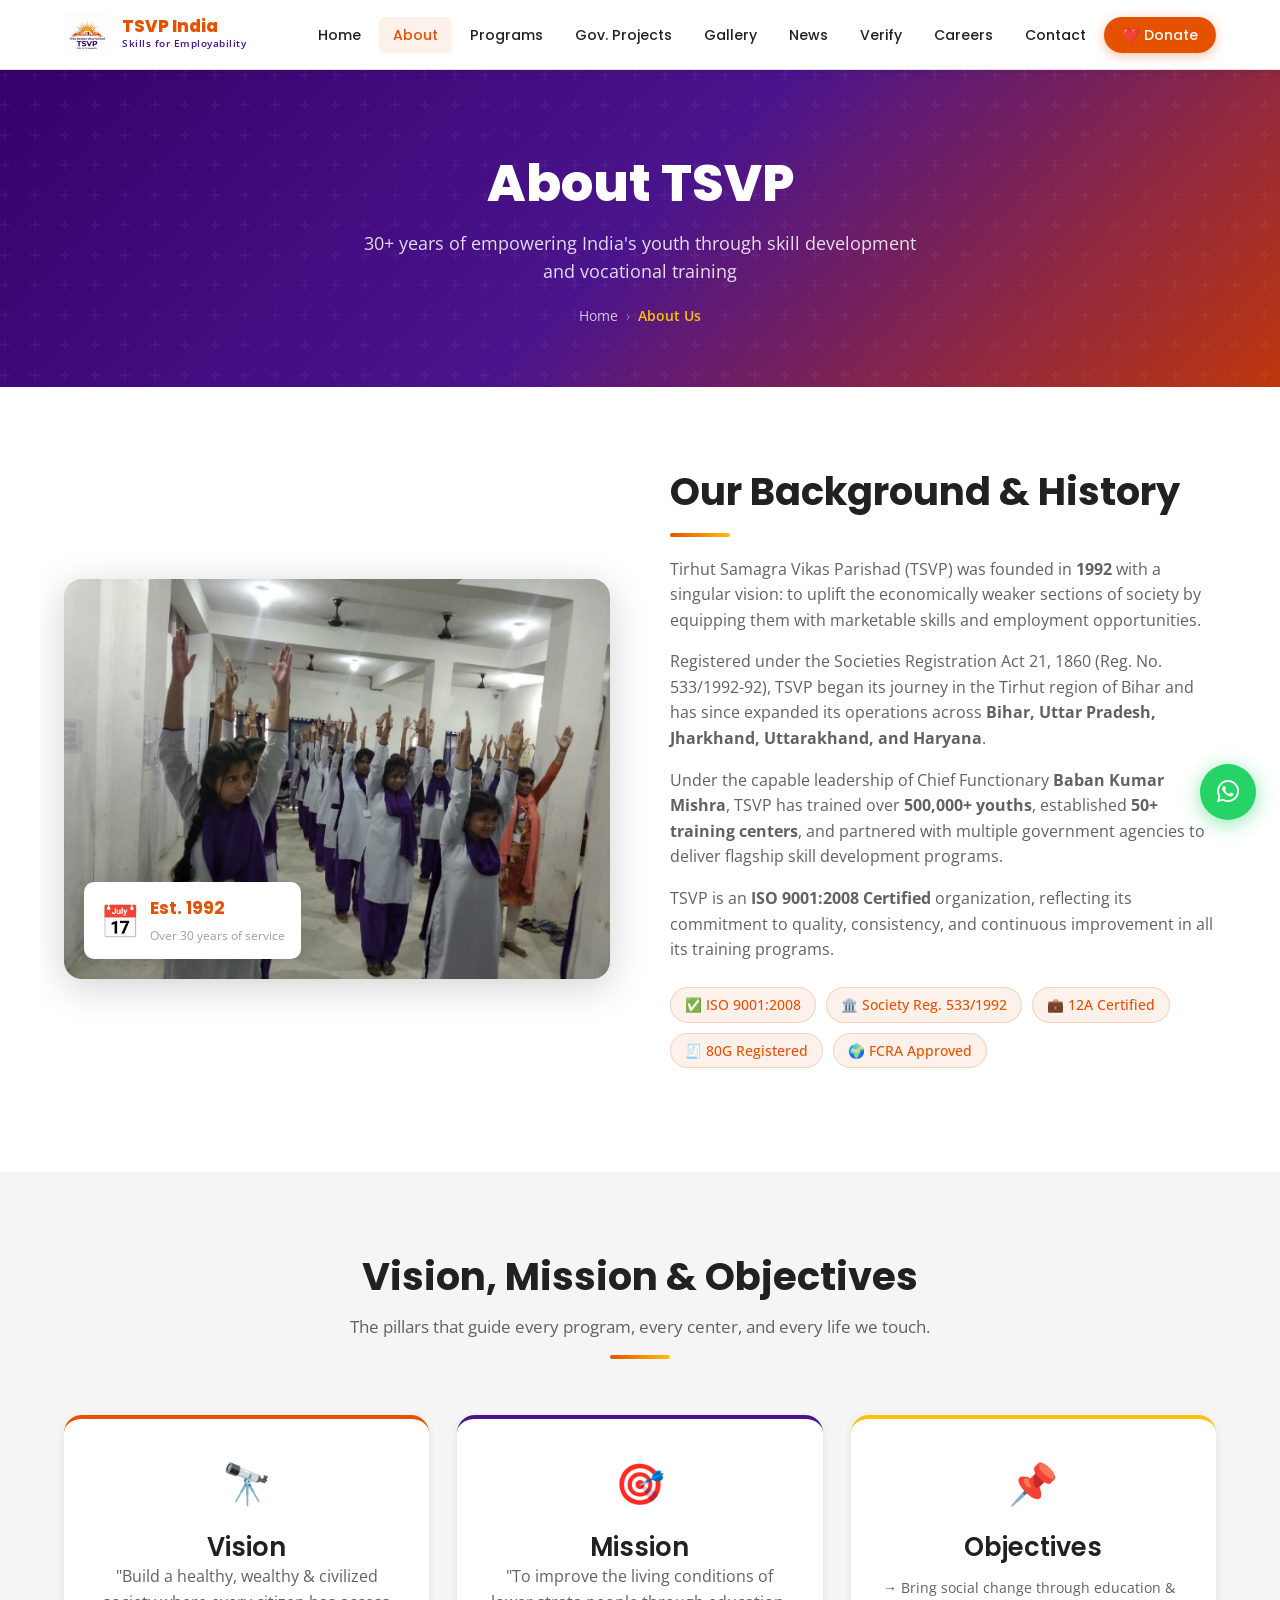
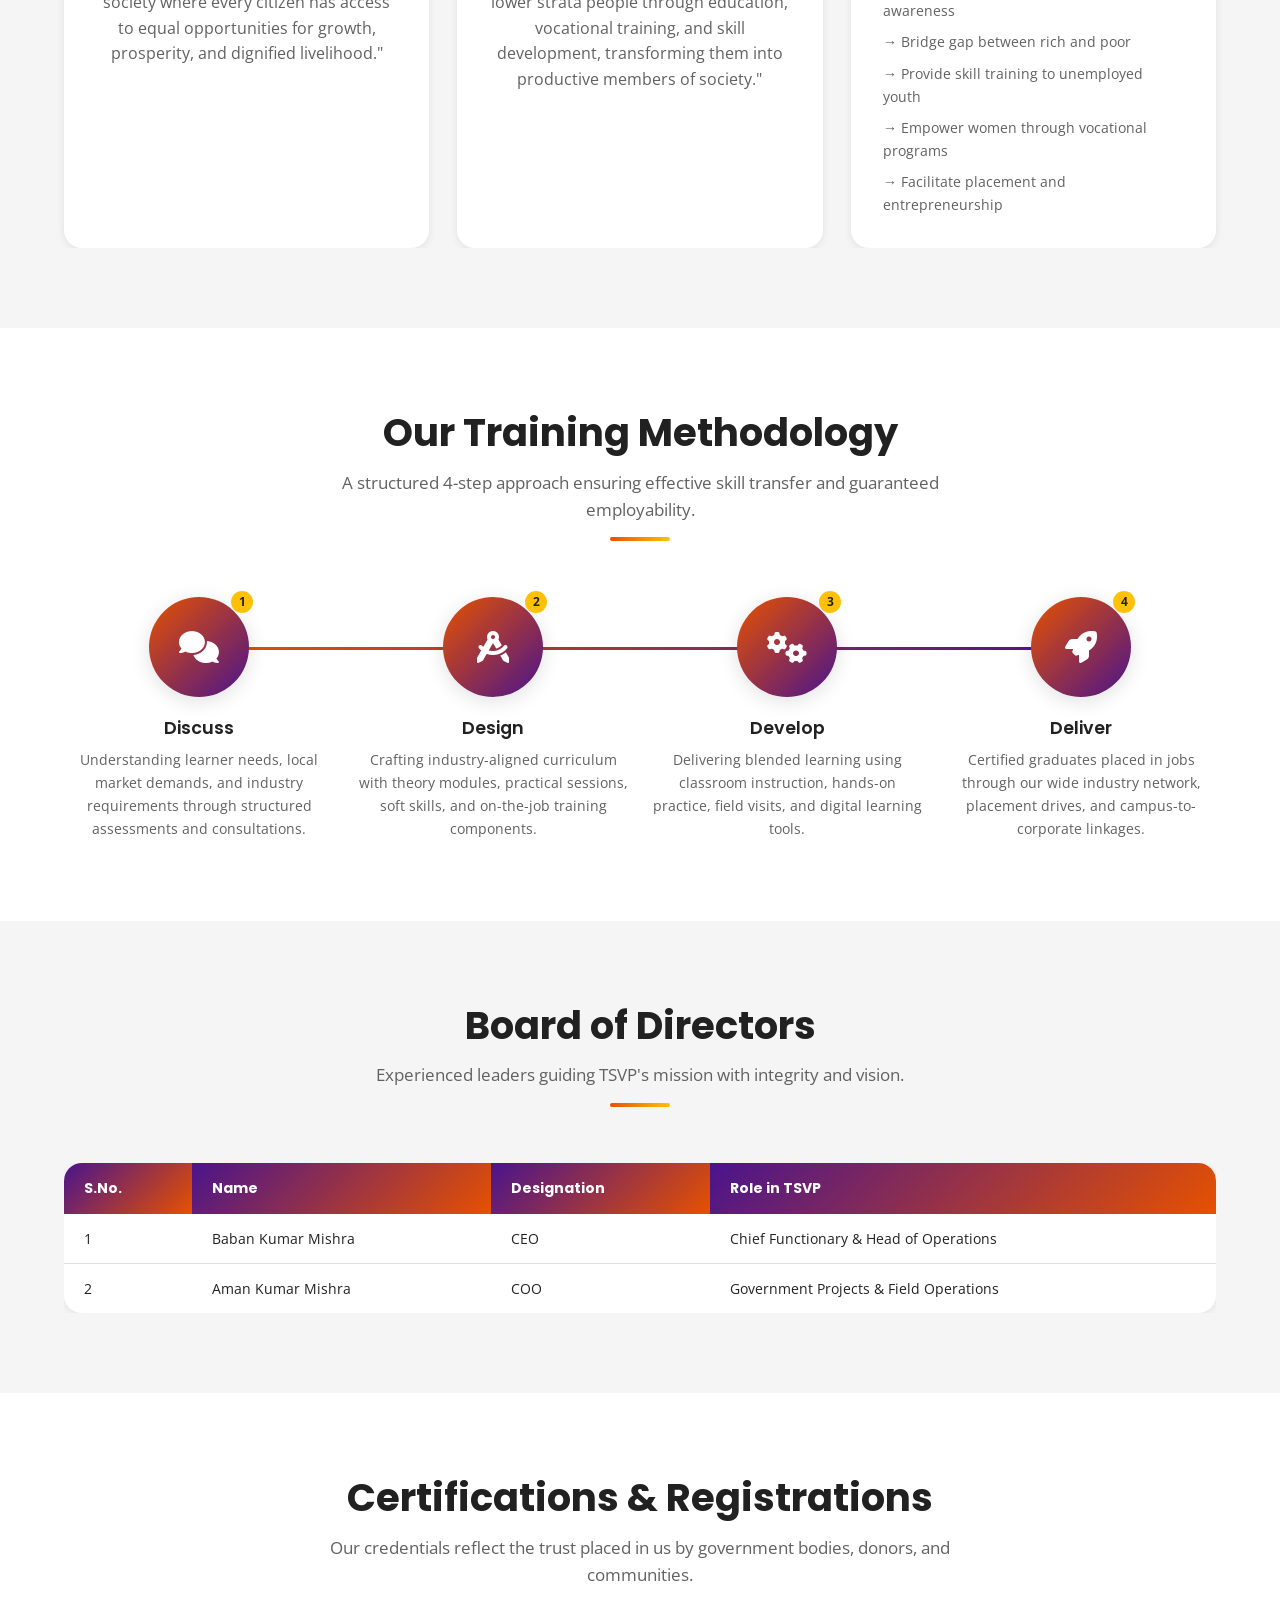
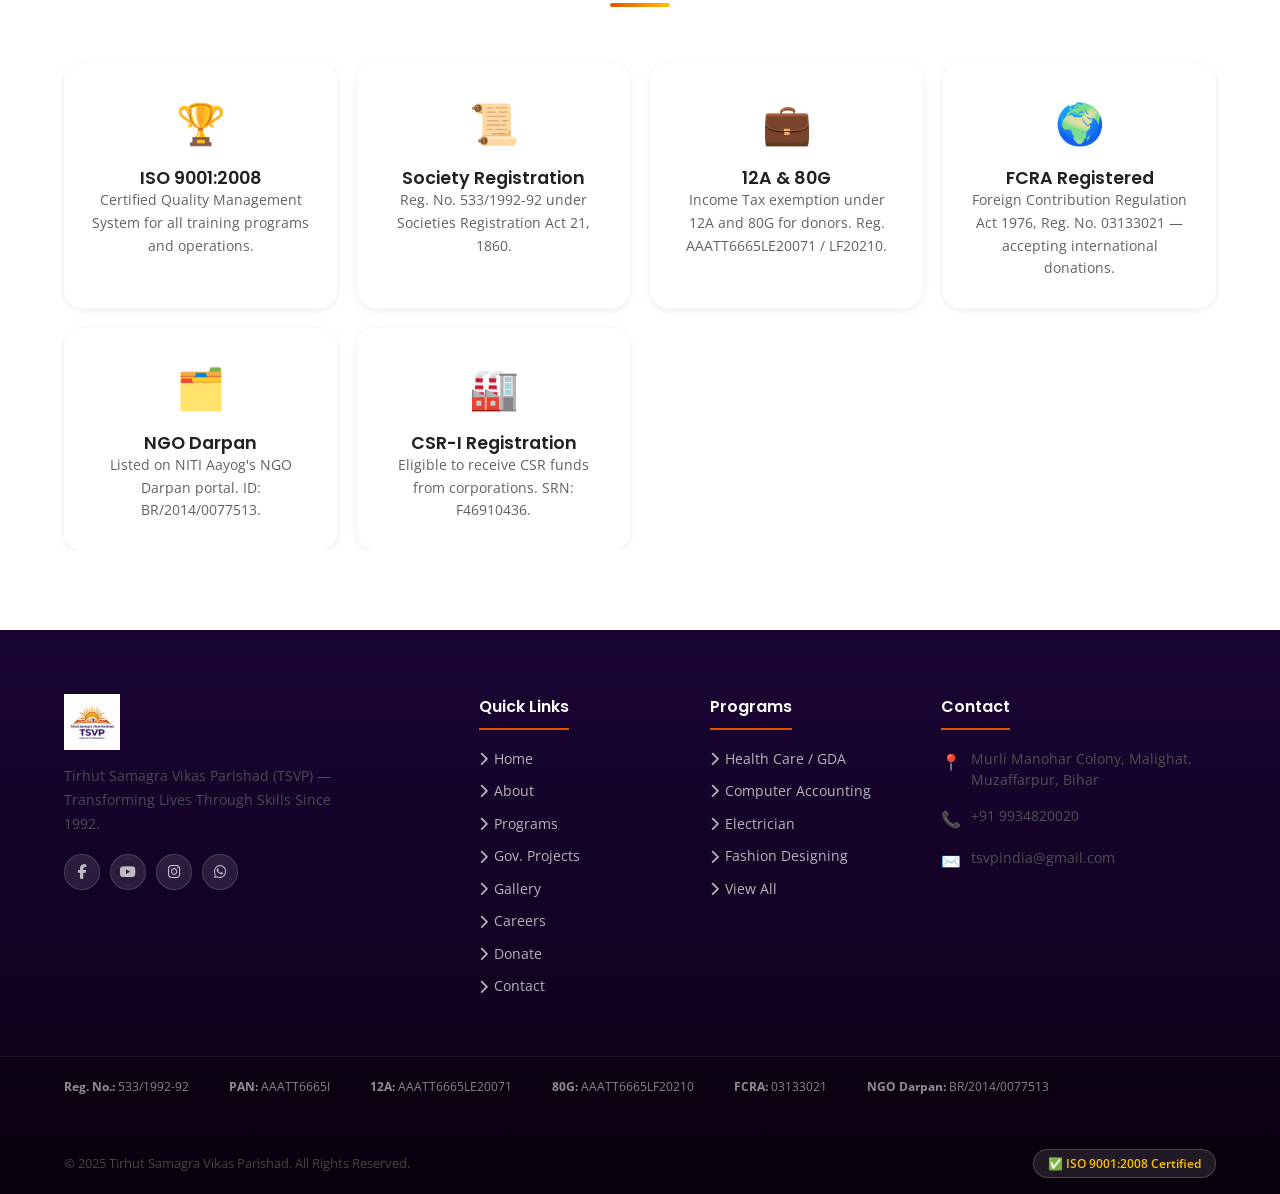
<file: about.html>
<!DOCTYPE html>
<html lang="en">

<head>
    <meta charset="UTF-8" />
    <meta name="viewport" content="width=device-width, initial-scale=1.0" />
    <title>About Us — TSVP India | Tirhut Samagra Vikas Parishad</title>
    <meta name="description"
        content="Learn about Tirhut Samagra Vikas Parishad (TSVP) — our history, vision, mission, and the team dedicated to empowering youth through vocational training since 1992." />
    <link rel="stylesheet" href="css/style.css?v=2" />
    <link rel="stylesheet" href="https://cdnjs.cloudflare.com/ajax/libs/font-awesome/6.5.0/css/all.min.css" />
</head>

<body>

    <!-- NAVBAR -->
    <nav class="navbar">
        <div class="container">
            <a href="index.html" class="navbar-brand">
                <img src="images/logo.png" alt="TSVP Logo" />
                <div class="navbar-brand-text">
                    <span class="brand-name">TSVP India</span>
                    <span class="brand-tagline">Skills for Employability</span>
                </div>
            </a>
            <ul class="navbar-nav">
                <li><a href="index.html">Home</a></li>
                <li><a href="about.html">About</a></li>
                <li><a href="programs.html">Programs</a></li>
                <li><a href="projects.html">Gov. Projects</a></li>
                <li><a href="gallery.html">Gallery</a></li>
                <li><a href="news.html">News</a></li>
                <li><a href="verify.html">Verify</a></li>
                <li><a href="careers.html">Careers</a></li>
                <li><a href="contact.html">Contact</a></li>
                <li><a href="donate.html" class="navbar-donate-btn">❤️ Donate</a></li>
            </ul>
            <button class="hamburger" aria-label="Toggle menu"><span></span><span></span><span></span></button>
        </div>
    </nav>
    <nav class="mobile-nav">
        <a href="index.html">🏠 Home</a>
        <a href="about.html">📋 About</a>
        <a href="programs.html">📚 Programs</a>
        <a href="projects.html">🏛️ Gov. Projects</a>
        <a href="gallery.html">🖼️ Gallery</a>
        <a href="news.html">📰 News &amp; Events</a>
        <li><a href="verify.html">✅ Verify Certificate</a></li>
        <li><a href="careers.html">💼 Careers</a></li>
        <li><a href="contact.html">📞 Contact</a></li>
        <a href="donate.html">❤️ Donate Now</a>
    </nav>

    <!-- PAGE HERO -->
    <div class="page-offset"></div>
    <section class="page-hero">
        <div class="page-hero-content container">
            <h1>About TSVP</h1>
            <p>30+ years of empowering India's youth through skill development and vocational training</p>
            <div class="breadcrumb">
                <a href="index.html">Home</a>
                <span class="sep">›</span>
                <span class="current">About Us</span>
            </div>
        </div>
    </section>

    <!-- BACKGROUND & HISTORY -->
    <section class="section section-alt">
        <div class="container">
            <div class="about-intro-grid">
                <div class="about-intro-img">
                    <img src="images/Students%20exercise.jpeg" alt="TSVP Training Center"
                        onerror="this.style.background='linear-gradient(135deg,#4A148C,#E65100)';this.style.height='420px';" />
                    <div class="about-intro-badge">
                        <span class="badge-icon">📅</span>
                        <div class="badge-text">
                            <strong>Est. 1992</strong>
                            <span>Over 30 years of service</span>
                        </div>
                    </div>
                </div>
                <div class="about-intro-content">
                    <div class="section-header" style="text-align:left;margin-bottom:20px;">
                        <h2>Our Background &amp; History</h2>
                        <div class="title-line" style="margin:12px 0 0;"></div>
                    </div>
                    <p>Tirhut Samagra Vikas Parishad (TSVP) was founded in <strong>1992</strong> with a singular vision:
                        to uplift the economically weaker sections of society by equipping them with marketable skills
                        and employment opportunities.</p>
                    <p>Registered under the Societies Registration Act 21, 1860 (Reg. No. 533/1992-92), TSVP began its
                        journey in the Tirhut region of Bihar and has since expanded its operations across
                        <strong>Bihar, Uttar Pradesh, Jharkhand, Uttarakhand, and Haryana</strong>.
                    </p>
                    <p>Under the capable leadership of Chief Functionary <strong>Baban Kumar Mishra</strong>, TSVP has
                        trained over <strong>500,000+ youths</strong>, established <strong>50+ training
                            centers</strong>,
                        and partnered with multiple government agencies to deliver flagship skill development programs.
                    </p>
                    <p>TSVP is an <strong>ISO 9001:2008 Certified</strong> organization, reflecting its commitment to
                        quality, consistency, and continuous improvement in all its training programs.</p>
                    <div class="about-intro-highlights">
                        <span class="highlight-tag">✅ ISO 9001:2008</span>
                        <span class="highlight-tag">🏛️ Society Reg. 533/1992</span>
                        <span class="highlight-tag">💼 12A Certified</span>
                        <span class="highlight-tag">🧾 80G Registered</span>
                        <span class="highlight-tag">🌍 FCRA Approved</span>
                    </div>
                </div>
            </div>
        </div>
    </section>

    <!-- VISION MISSION GOALS -->
    <section class="section">
        <div class="container">
            <div class="section-header">
                <h2>Vision, Mission &amp; Objectives</h2>
                <p>The pillars that guide every program, every center, and every life we touch.</p>
                <div class="title-line"></div>
            </div>
            <div class="vmg-grid">
                <div class="vmg-card">
                    <div class="vmg-icon">🔭</div>
                    <h3>Vision</h3>
                    <p>"Build a healthy, wealthy &amp; civilized society where every citizen has access to equal
                        opportunities for growth, prosperity, and dignified livelihood."</p>
                </div>
                <div class="vmg-card">
                    <div class="vmg-icon">🎯</div>
                    <h3>Mission</h3>
                    <p>"To improve the living conditions of lower strata people through education, vocational training,
                        and skill development, transforming them into productive members of society."</p>
                </div>
                <div class="vmg-card">
                    <div class="vmg-icon">📌</div>
                    <h3>Objectives</h3>
                    <ul style="text-align:left;margin-top:12px;">
                        <li style="margin-bottom:8px;font-size:0.9rem;color:var(--text-light);">→ Bring social change
                            through education &amp; awareness</li>
                        <li style="margin-bottom:8px;font-size:0.9rem;color:var(--text-light);">→ Bridge gap between
                            rich and poor</li>
                        <li style="margin-bottom:8px;font-size:0.9rem;color:var(--text-light);">→ Provide skill training
                            to unemployed youth</li>
                        <li style="margin-bottom:8px;font-size:0.9rem;color:var(--text-light);">→ Empower women through
                            vocational programs</li>
                        <li style="font-size:0.9rem;color:var(--text-light);">→ Facilitate placement and
                            entrepreneurship</li>
                    </ul>
                </div>
            </div>
        </div>
    </section>

    <!-- OUR APPROACH -->
    <section class="section section-alt">
        <div class="container">
            <div class="section-header">
                <h2>Our Training Methodology</h2>
                <p>A structured 4-step approach ensuring effective skill transfer and guaranteed employability.</p>
                <div class="title-line"></div>
            </div>
            <div class="approach-steps">
                <div class="approach-step">
                    <div class="step-circle">
                        <i class="fas fa-comments"></i>
                        <span class="step-number">1</span>
                    </div>
                    <h4>Discuss</h4>
                    <p style="font-size:0.9rem;color:var(--text-light);margin-top:8px;">Understanding learner needs,
                        local market demands, and industry requirements through structured assessments and
                        consultations.</p>
                </div>
                <div class="approach-step">
                    <div class="step-circle">
                        <i class="fas fa-drafting-compass"></i>
                        <span class="step-number">2</span>
                    </div>
                    <h4>Design</h4>
                    <p style="font-size:0.9rem;color:var(--text-light);margin-top:8px;">Crafting industry-aligned
                        curriculum with theory modules, practical sessions, soft skills, and on-the-job training
                        components.</p>
                </div>
                <div class="approach-step">
                    <div class="step-circle">
                        <i class="fas fa-cogs"></i>
                        <span class="step-number">3</span>
                    </div>
                    <h4>Develop</h4>
                    <p style="font-size:0.9rem;color:var(--text-light);margin-top:8px;">Delivering blended learning
                        using classroom instruction, hands-on practice, field visits, and digital learning tools.</p>
                </div>
                <div class="approach-step">
                    <div class="step-circle">
                        <i class="fas fa-rocket"></i>
                        <span class="step-number">4</span>
                    </div>
                    <h4>Deliver</h4>
                    <p style="font-size:0.9rem;color:var(--text-light);margin-top:8px;">Certified graduates placed in
                        jobs through our wide industry network, placement drives, and campus-to-corporate linkages.</p>
                </div>
            </div>
        </div>
    </section>

    <!-- BOARD OF DIRECTORS -->
    <section class="section">
        <div class="container">
            <div class="section-header">
                <h2>Board of Directors</h2>
                <p>Experienced leaders guiding TSVP's mission with integrity and vision.</p>
                <div class="title-line"></div>
            </div>
            <div style="overflow-x:auto;">
                <table class="board-table">
                    <thead>
                        <tr>
                            <th>S.No.</th>
                            <th>Name</th>
                            <th>Designation</th>
                            <th>Role in TSVP</th>
                        </tr>
                    </thead>
                    <tbody>
                        <tr>
                            <td>1</td>
                            <td>Baban Kumar Mishra</td>
                            <td>CEO</td>
                            <td>Chief Functionary &amp; Head of Operations</td>
                        </tr>
                        <tr>
                            <td>2</td>
                            <td>Aman Kumar Mishra</td>
                            <td>COO</td>
                            <td>Government Projects &amp; Field Operations</td>
                        </tr>
                    </tbody>
                </table>
            </div>
        </div>
    </section>

    <!-- ISO & CERTIFICATIONS -->
    <section class="section section-alt">
        <div class="container">
            <div class="section-header">
                <h2>Certifications &amp; Registrations</h2>
                <p>Our credentials reflect the trust placed in us by government bodies, donors, and communities.</p>
                <div class="title-line"></div>
            </div>
            <div style="display:grid;grid-template-columns:repeat(auto-fit,minmax(260px,1fr));gap:20px;">
                <div class="card" style="padding:28px;text-align:center;">
                    <div style="font-size:2.5rem;margin-bottom:12px;">🏆</div>
                    <h4>ISO 9001:2008</h4>
                    <p style="font-size:0.88rem;">Certified Quality Management System for all training programs and
                        operations.</p>
                </div>
                <div class="card" style="padding:28px;text-align:center;">
                    <div style="font-size:2.5rem;margin-bottom:12px;">📜</div>
                    <h4>Society Registration</h4>
                    <p style="font-size:0.88rem;">Reg. No. 533/1992-92 under Societies Registration Act 21, 1860.</p>
                </div>
                <div class="card" style="padding:28px;text-align:center;">
                    <div style="font-size:2.5rem;margin-bottom:12px;">💼</div>
                    <h4>12A &amp; 80G</h4>
                    <p style="font-size:0.88rem;">Income Tax exemption under 12A and 80G for donors. Reg.
                        AAATT6665LE20071 / LF20210.</p>
                </div>
                <div class="card" style="padding:28px;text-align:center;">
                    <div style="font-size:2.5rem;margin-bottom:12px;">🌍</div>
                    <h4>FCRA Registered</h4>
                    <p style="font-size:0.88rem;">Foreign Contribution Regulation Act 1976, Reg. No. 03133021 —
                        accepting international donations.</p>
                </div>
                <div class="card" style="padding:28px;text-align:center;">
                    <div style="font-size:2.5rem;margin-bottom:12px;">🗂️</div>
                    <h4>NGO Darpan</h4>
                    <p style="font-size:0.88rem;">Listed on NITI Aayog's NGO Darpan portal. ID: BR/2014/0077513.</p>
                </div>
                <div class="card" style="padding:28px;text-align:center;">
                    <div style="font-size:2.5rem;margin-bottom:12px;">🏭</div>
                    <h4>CSR-I Registration</h4>
                    <p style="font-size:0.88rem;">Eligible to receive CSR funds from corporations. SRN: F46910436.</p>
                </div>
            </div>
        </div>
    </section>

    <!-- FOOTER (shared) -->
    <footer class="footer">
        <div class="container">
            <div class="footer-grid">
                <div class="footer-brand">
                    <img src="images/logo.png" alt="TSVP India Logo" />
                    <p>Tirhut Samagra Vikas Parishad (TSVP) — Transforming Lives Through Skills Since 1992.</p>
                    <div class="footer-social">
                        <a href="https://www.facebook.com/tirhutsamagravikasparishad" target="_blank"
                            aria-label="Facebook"><i class="fab fa-facebook-f"></i></a>

                        <a href="https://www.youtube.com/@tsvpindia" target="_blank" aria-label="YouTube"><i
                                class="fab fa-youtube"></i></a>
                        <a href="https://www.instagram.com/tsvpindia/" target="_blank" aria-label="Instagram"><i
                                class="fab fa-instagram"></i></a>
                        <a href="https://wa.me/919934820020" aria-label="WhatsApp"><i class="fab fa-whatsapp"></i></a>
                    </div>
                </div>
                <div class="footer-col">
                    <h5>Quick Links</h5>
                    <ul>
                        <li><a href="index.html"><i class="fas fa-chevron-right"></i> Home</a></li>
                        <li><a href="about.html"><i class="fas fa-chevron-right"></i> About</a></li>
                        <li><a href="programs.html"><i class="fas fa-chevron-right"></i> Programs</a></li>
                        <li><a href="projects.html"><i class="fas fa-chevron-right"></i> Gov. Projects</a></li>
                        <li><a href="gallery.html"><i class="fas fa-chevron-right"></i> Gallery</a></li>
                        <li><a href="careers.html"><i class="fas fa-chevron-right"></i> Careers</a></li>
                        <li><a href="donate.html"><i class="fas fa-chevron-right"></i> Donate</a></li>
                        <li><a href="contact.html"><i class="fas fa-chevron-right"></i> Contact</a></li>
                    </ul>
                </div>
                <div class="footer-col">
                    <h5>Programs</h5>
                    <ul>
                        <li><a href="programs.html"><i class="fas fa-chevron-right"></i> Health Care / GDA</a></li>
                        <li><a href="programs.html"><i class="fas fa-chevron-right"></i> Computer Accounting</a></li>
                        <li><a href="programs.html"><i class="fas fa-chevron-right"></i> Electrician</a></li>
                        <li><a href="programs.html"><i class="fas fa-chevron-right"></i> Fashion Designing</a></li>
                        <li><a href="programs.html"><i class="fas fa-chevron-right"></i> View All</a></li>
                    </ul>
                </div>
                <div class="footer-col">
                    <h5>Contact</h5>
                    <div class="footer-contact-item"><span class="icon">📍</span>
                        <p>Murli Manohar Colony, Malighat, Muzaffarpur, Bihar</p>
                    </div>
                    <div class="footer-contact-item"><span class="icon">📞</span>
                        <p><a href="tel:+919934820020" style="color:inherit;">+91 9934820020</a></p>
                    </div>
                    <div class="footer-contact-item"><span class="icon">✉️</span>
                        <p><a href="mailto:tsvpindia@gmail.com" style="color:inherit;">tsvpindia@gmail.com</a></p>
                    </div>
                </div>
            </div>
        </div>
        <div class="footer-reg">
            <div class="container">
                <div class="footer-reg-grid">
                    <div class="footer-reg-item"><strong>Reg. No.:</strong> 533/1992-92</div>
                    <div class="footer-reg-item"><strong>PAN:</strong> AAATT6665I</div>
                    <div class="footer-reg-item"><strong>12A:</strong> AAATT6665LE20071</div>
                    <div class="footer-reg-item"><strong>80G:</strong> AAATT6665LF20210</div>
                    <div class="footer-reg-item"><strong>FCRA:</strong> 03133021</div>
                    <div class="footer-reg-item"><strong>NGO Darpan:</strong> BR/2014/0077513</div>
                </div>
            </div>
        </div>
        <div class="footer-bottom">
            <div class="container"
                style="display:flex;justify-content:space-between;align-items:center;flex-wrap:wrap;gap:10px;">
                <p>© 2025 Tirhut Samagra Vikas Parishad. All Rights Reserved.</p>
                <span class="iso-badge">✅ ISO 9001:2008 Certified</span>
            </div>
        </div>
    </footer>

    <a href="https://wa.me/919934820020" class="whatsapp-btn" target="_blank" aria-label="WhatsApp"><i
            class="fab fa-whatsapp"></i></a>
    <button class="back-top-btn" aria-label="Back to top"><i class="fas fa-chevron-up"></i></button>
    <script src="js/main.js"></script>
</body>

</html>
</file>
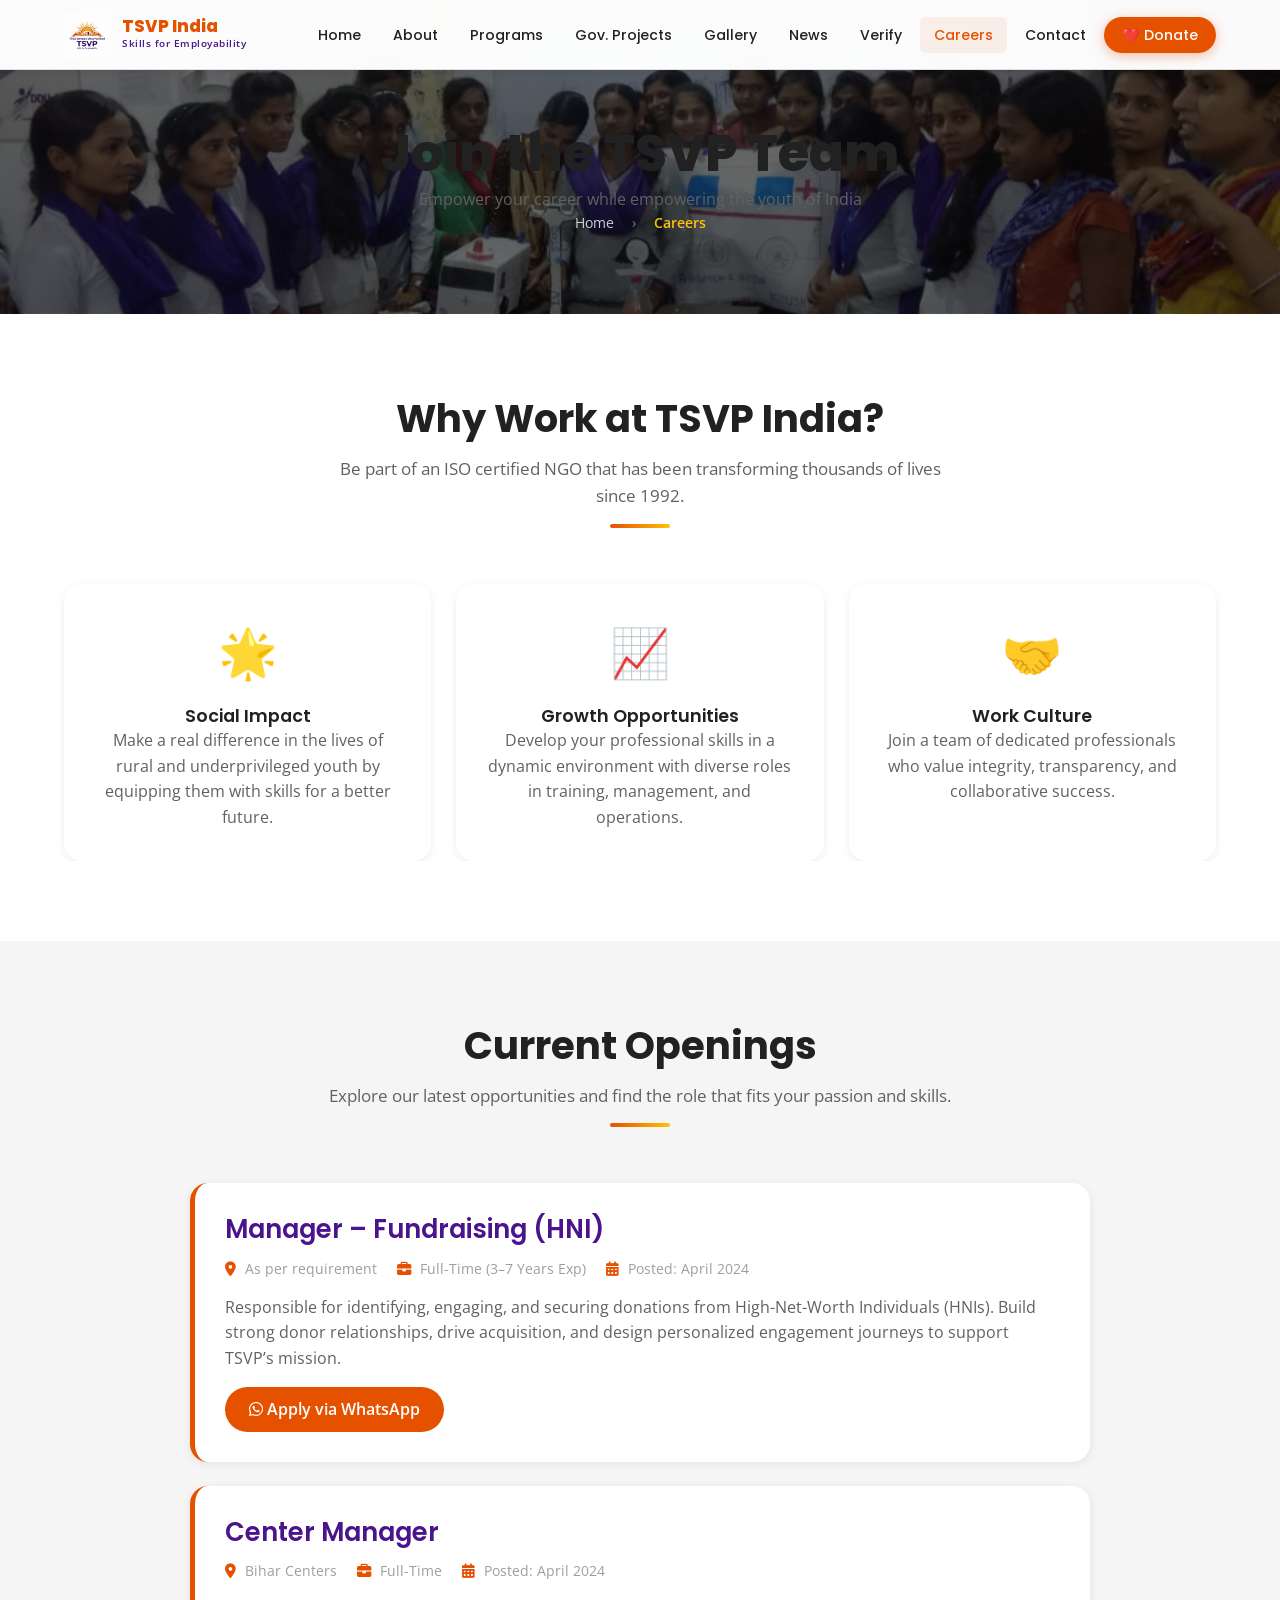
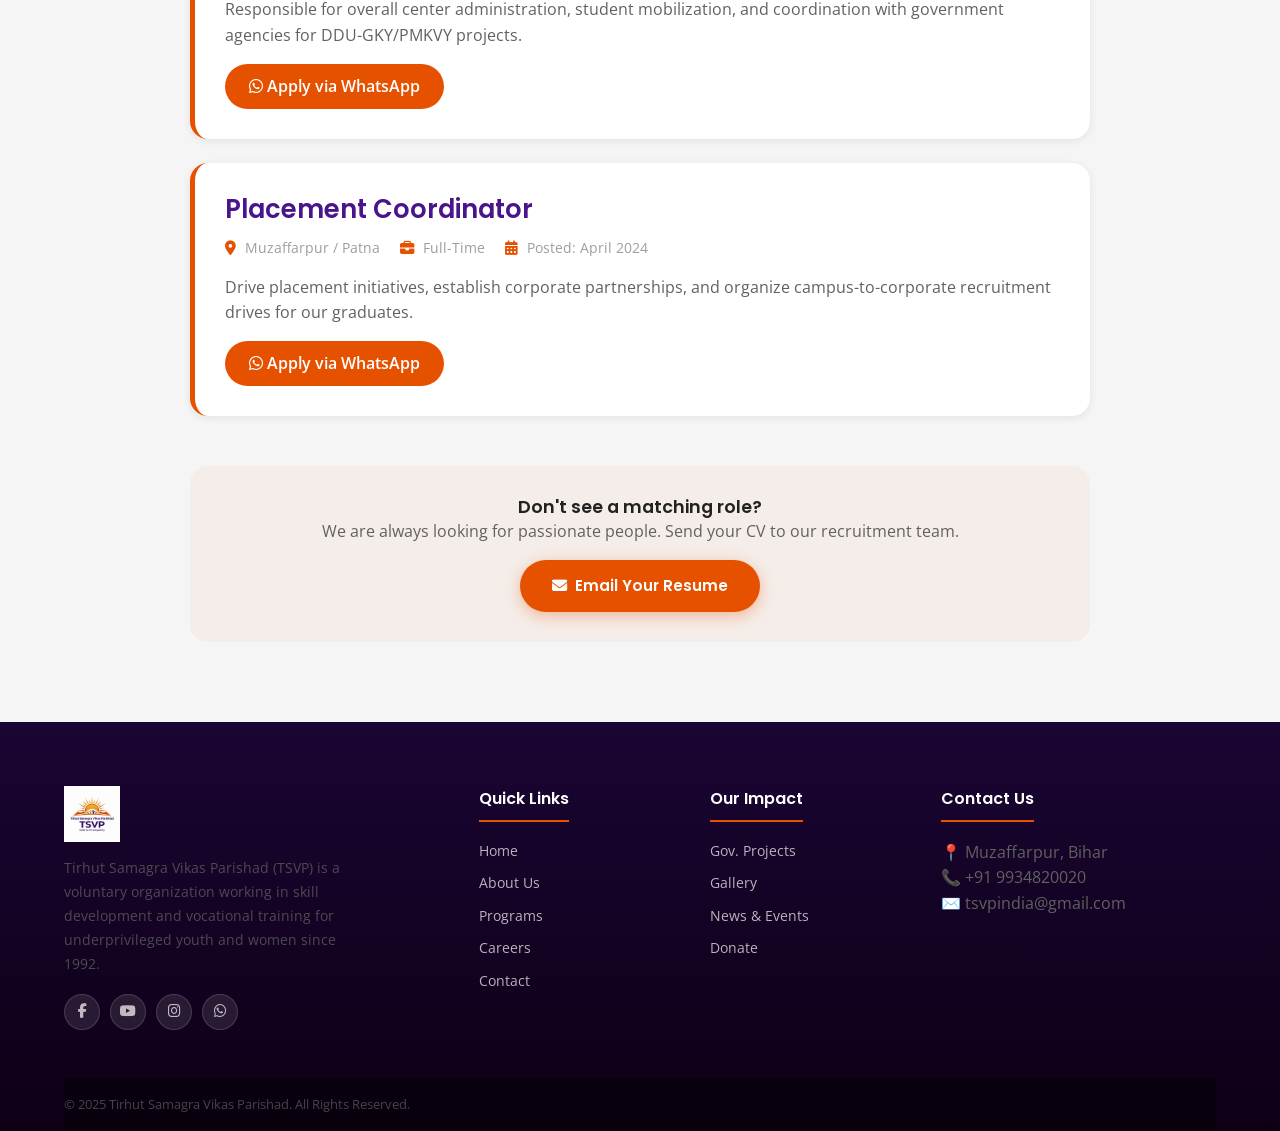
<file: careers.html>
<!DOCTYPE html>
<html lang="en">

<head>
    <meta charset="UTF-8" />
    <meta name="viewport" content="width=device-width, initial-scale=1.0" />
    <title>Careers — TSVP India | Join Our Mission to Empower Youth</title>
    <meta name="description"
        content="Join Tirhut Samagra Vikas Parishad (TSVP). Explore career opportunities in vocational training, project management, and social impact. Build your future while empowering India's youth." />
    <link rel="stylesheet" href="css/style.css?v=3" />
    <link rel="stylesheet" href="https://cdnjs.cloudflare.com/ajax/libs/font-awesome/6.5.0/css/all.min.css" />
    <style>
        .career-hero {
            background: linear-gradient(rgba(0, 0, 0, 0.6), rgba(0, 0, 0, 0.6)), url('images/Project%20building.jpeg');
            background-size: cover;
            background-position: center;
            padding: 120px 0 80px;
            color: var(--white);
            text-align: center;
        }

        .job-card {
            background: var(--white);
            border-radius: var(--radius-lg);
            padding: 30px;
            margin-bottom: 24px;
            box-shadow: var(--shadow-sm);
            border-left: 5px solid var(--primary);
            transition: var(--transition);
        }

        .job-card:hover {
            transform: translateY(-5px);
            box-shadow: var(--shadow);
        }

        .job-card h3 {
            color: var(--secondary);
            margin-bottom: 10px;
        }

        .job-meta {
            display: flex;
            gap: 20px;
            font-size: 0.9rem;
            color: var(--text-muted);
            margin-bottom: 15px;
        }

        .job-meta span i {
            color: var(--primary);
            margin-right: 5px;
        }

        .apply-btn {
            display: inline-block;
            background: var(--primary);
            color: var(--white);
            padding: 10px 24px;
            border-radius: 50px;
            text-decoration: none;
            font-weight: 600;
            transition: var(--transition);
        }

        .apply-btn:hover {
            background: var(--secondary);
        }
    </style>
</head>

<body>

    <!-- ========== NAVBAR ========== -->
    <nav class="navbar" aria-label="Main Navigation">
        <div class="container">
            <a href="index.html" class="navbar-brand">
                <img src="images/logo.png" alt="TSVP India Logo" />
                <div class="navbar-brand-text">
                    <span class="brand-name">TSVP India</span>
                    <span class="brand-tagline">Skills for Employability</span>
                </div>
            </a>
            <ul class="navbar-nav" role="list">
                <li><a href="index.html">Home</a></li>
                <li><a href="about.html">About</a></li>
                <li><a href="programs.html">Programs</a></li>
                <li><a href="projects.html">Gov. Projects</a></li>
                <li><a href="gallery.html">Gallery</a></li>
                <li><a href="news.html">News</a></li>
                <li><a href="verify.html">Verify</a></li>
                <li><a href="careers.html" class="active">Careers</a></li>
                <li><a href="contact.html">Contact</a></li>
                <li><a href="donate.html" class="navbar-donate-btn">❤️ Donate</a></li>
            </ul>
            <button class="hamburger" aria-label="Toggle menu" aria-expanded="false">
                <span></span><span></span><span></span>
            </button>
        </div>
    </nav>

    <!-- Mobile Nav -->
    <nav class="mobile-nav" aria-label="Mobile Navigation">
        <a href="index.html">🏠 Home</a>
        <a href="about.html">📋 About</a>
        <a href="programs.html">📚 Programs</a>
        <a href="projects.html">🏛️ Gov. Projects</a>
        <a href="gallery.html">🖼️ Gallery</a>
        <a href="news.html">📰 News & Events</a>
        <a href="verify.html">✅ Verify Certificate</a>
        <a href="careers.html">💼 Careers</a>
        <a href="contact.html">📞 Contact</a>
        <a href="donate.html">❤️ Donate Now</a>
    </nav>

    <!-- ========== HERO ========== -->
    <section class="career-hero">
        <div class="container">
            <h1>Join the TSVP Team</h1>
            <p>Empower your career while empowering the youth of India</p>
            <div class="breadcrumb">
                <a href="index.html" style="color:rgba(255,255,255,0.8);text-decoration:none;">Home</a>
                <span style="margin:0 10px;opacity:0.6;">›</span>
                <span class="current">Careers</span>
            </div>
        </div>
    </section>

    <!-- ========== WHY JOIN US ========== -->
    <section class="section section-alt">
        <div class="container">
            <div class="section-header">
                <h2>Why Work at TSVP India?</h2>
                <p>Be part of an ISO certified NGO that has been transforming thousands of lives since 1992.</p>
                <div class="title-line"></div>
            </div>
            <div
                style="display:grid;grid-template-columns:repeat(auto-fit,minmax(280px,1fr));gap:25px;margin-top:40px;">
                <div class="card" style="padding:30px;text-align:center;">
                    <div style="font-size:3rem;margin-bottom:15px;">🌟</div>
                    <h4>Social Impact</h4>
                    <p>Make a real difference in the lives of rural and underprivileged youth by equipping them with
                        skills for a better future.</p>
                </div>
                <div class="card" style="padding:30px;text-align:center;">
                    <div style="font-size:3rem;margin-bottom:15px;">📈</div>
                    <h4>Growth Opportunities</h4>
                    <p>Develop your professional skills in a dynamic environment with diverse roles in training,
                        management, and operations.</p>
                </div>
                <div class="card" style="padding:30px;text-align:center;">
                    <div style="font-size:3rem;margin-bottom:15px;">🤝</div>
                    <h4>Work Culture</h4>
                    <p>Join a team of dedicated professionals who value integrity, transparency, and collaborative
                        success.</p>
                </div>
            </div>
        </div>
    </section>

    <!-- ========== CURRENT OPENINGS ========== -->
    <section class="section">
        <div class="container">
            <div class="section-header">
                <h2>Current Openings</h2>
                <p>Explore our latest opportunities and find the role that fits your passion and skills.</p>
                <div class="title-line"></div>
            </div>

            <div style="max-width:900px;margin:40px auto 0;">
                <!-- Job 1 -->
                <div class="job-card">
                    <h3>Manager – Fundraising (HNI)</h3>
                    <div class="job-meta">
                        <span><i class="fas fa-map-marker-alt"></i> As per requirement</span>
                        <span><i class="fas fa-briefcase"></i> Full-Time (3–7 Years Exp)</span>
                        <span><i class="fas fa-calendar-alt"></i> Posted: April 2024</span>
                    </div>
                    <p>Responsible for identifying, engaging, and securing donations from High-Net-Worth Individuals
                        (HNIs). Build strong donor relationships, drive acquisition, and design personalized engagement
                        journeys to support TSVP’s mission.</p>
                    <a href="https://wa.me/919934820020?text=Interested%20in%20Manager%20-%20Fundraising%20position"
                        class="apply-btn" style="margin-top:15px;"><i class="fab fa-whatsapp"></i> Apply via
                        WhatsApp</a>
                </div>

                <!-- Job 2 -->
                <div class="job-card">
                    <h3>Center Manager</h3>
                    <div class="job-meta">
                        <span><i class="fas fa-map-marker-alt"></i> Bihar Centers</span>
                        <span><i class="fas fa-briefcase"></i> Full-Time</span>
                        <span><i class="fas fa-calendar-alt"></i> Posted: April 2024</span>
                    </div>
                    <p>Responsible for overall center administration, student mobilization, and coordination with
                        government agencies for DDU-GKY/PMKVY projects.</p>
                    <a href="https://wa.me/919934820020?text=Interested%20in%20Center%20Manager%20position"
                        class="apply-btn" style="margin-top:15px;"><i class="fab fa-whatsapp"></i> Apply via
                        WhatsApp</a>
                </div>

                <!-- Job 3 -->
                <div class="job-card">
                    <h3>Placement Coordinator</h3>
                    <div class="job-meta">
                        <span><i class="fas fa-map-marker-alt"></i> Muzaffarpur / Patna</span>
                        <span><i class="fas fa-briefcase"></i> Full-Time</span>
                        <span><i class="fas fa-calendar-alt"></i> Posted: April 2024</span>
                    </div>
                    <p>Drive placement initiatives, establish corporate partnerships, and organize campus-to-corporate
                        recruitment drives for our graduates.</p>
                    <a href="https://wa.me/919934820020?text=Interested%20in%20Placement%20Coordinator%20position"
                        class="apply-btn" style="margin-top:15px;"><i class="fab fa-whatsapp"></i> Apply via
                        WhatsApp</a>
                </div>

                <div
                    style="background:rgba(230,81,0,0.05);padding:30px;border-radius:var(--radius-lg);text-align:center;margin-top:50px;">
                    <h4>Don't see a matching role?</h4>
                    <p>We are always looking for passionate people. Send your CV to our recruitment team.</p>
                    <a href="mailto:tsvpindia@gmail.com?subject=Job%20Application%20-%20General" class="btn btn-primary"
                        style="margin-top:15px;"><i class="fas fa-envelope"></i> Email Your Resume</a>
                </div>
            </div>
        </div>
    </section>

    <!-- ========== FOOTER ========== -->
    <footer class="footer" role="contentinfo">
        <div class="container">
            <div class="footer-grid">
                <div class="footer-brand">
                    <img src="images/logo.png" alt="TSVP India Logo" />
                    <p>Tirhut Samagra Vikas Parishad (TSVP) is a voluntary organization working in skill development and
                        vocational training for underprivileged youth and women since 1992.</p>
                    <div class="footer-social">
                        <a href="https://www.facebook.com/tirhutsamagravikasparishad" target="_blank"
                            aria-label="Facebook"><i class="fab fa-facebook-f"></i></a>
                        <a href="https://www.youtube.com/@tsvpindia" target="_blank" aria-label="YouTube"><i
                                class="fab fa-youtube"></i></a>
                        <a href="https://www.instagram.com/tsvpindia/" target="_blank" aria-label="Instagram"><i
                                class="fab fa-instagram"></i></a>
                        <a href="https://wa.me/919934820020" aria-label="WhatsApp"><i class="fab fa-whatsapp"></i></a>
                    </div>
                </div>
                <div class="footer-col">
                    <h5>Quick Links</h5>
                    <ul>
                        <li><a href="index.html">Home</a></li>
                        <li><a href="about.html">About Us</a></li>
                        <li><a href="programs.html">Programs</a></li>
                        <li><a href="careers.html">Careers</a></li>
                        <li><a href="contact.html">Contact</a></li>
                    </ul>
                </div>
                <div class="footer-col">
                    <h5>Our Impact</h5>
                    <ul>
                        <li><a href="projects.html">Gov. Projects</a></li>
                        <li><a href="gallery.html">Gallery</a></li>
                        <li><a href="news.html">News &amp; Events</a></li>
                        <li><a href="donate.html">Donate</a></li>
                    </ul>
                </div>
                <div class="footer-col">
                    <h5>Contact Us</h5>
                    <p>📍 Muzaffarpur, Bihar</p>
                    <p>📞 +91 9934820020</p>
                    <p>✉️ tsvpindia@gmail.com</p>
                </div>
            </div>
            <div class="footer-bottom">
                <p>&copy; 2025 Tirhut Samagra Vikas Parishad. All Rights Reserved.</p>
            </div>
        </div>
    </footer>

    <script src="js/main.js"></script>
</body>

</html>
</file>
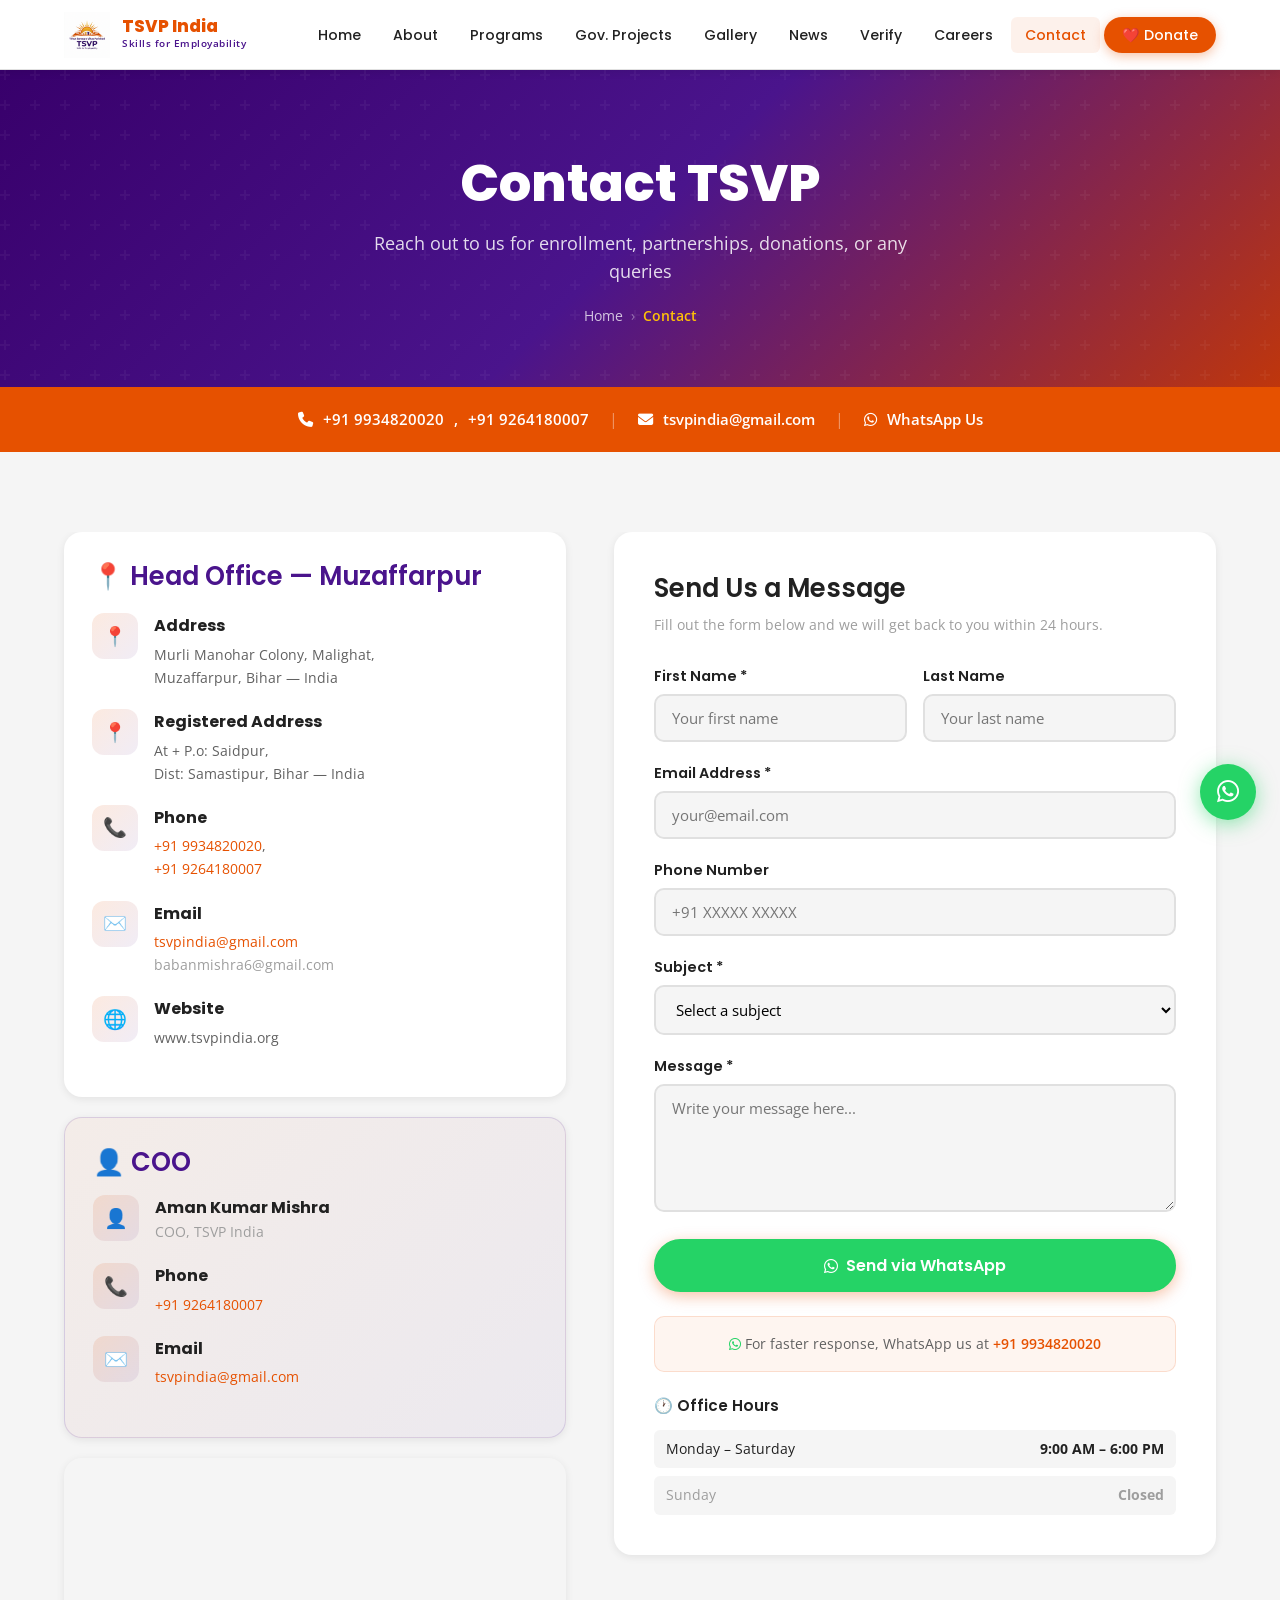
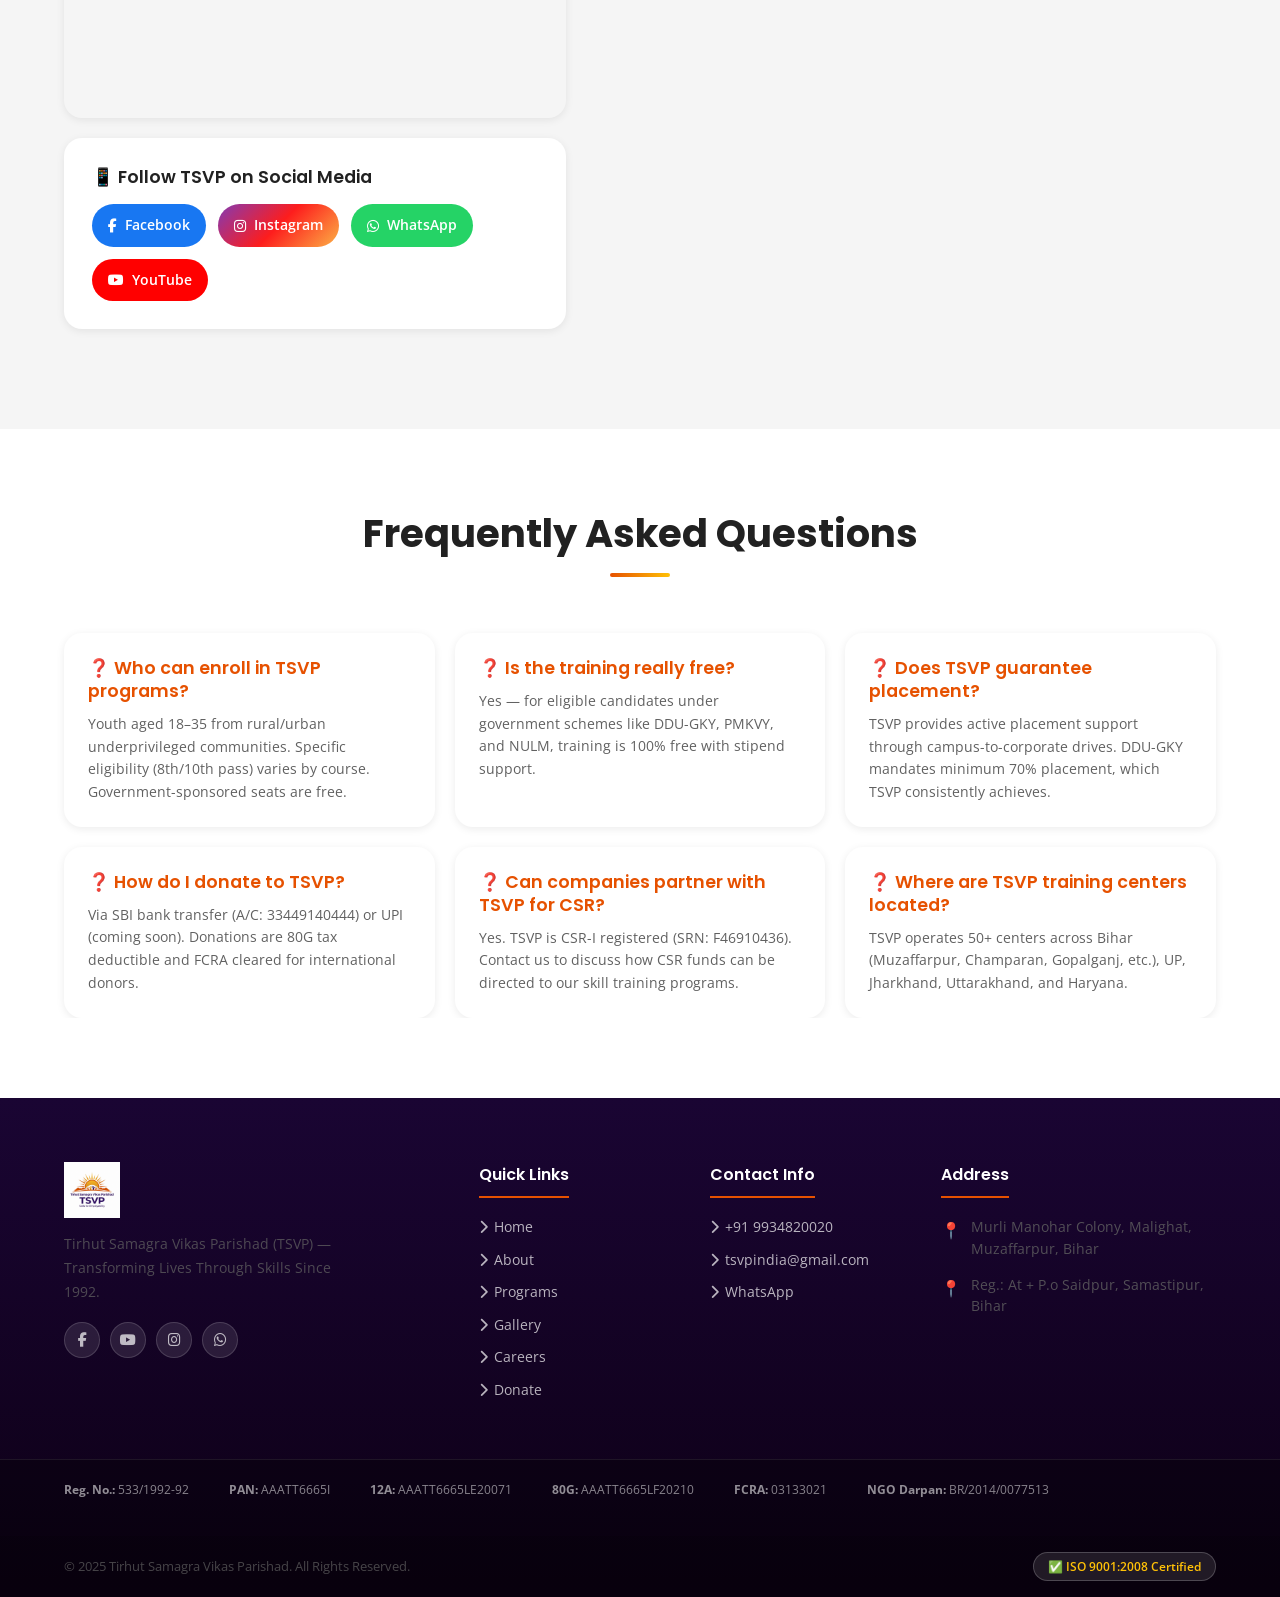
<file: contact.html>
<!DOCTYPE html>
<html lang="en">

<head>
    <meta charset="UTF-8" />
    <meta name="viewport" content="width=device-width, initial-scale=1.0" />
    <title>Contact Us — TSVP India | Tirhut Samagra Vikas Parishad</title>
    <meta name="description"
        content="Contact Tirhut Samagra Vikas Parishad (TSVP). Reach us at Muzaffarpur, Bihar or call +91 9934820020. Enrollment inquiries, partnerships, and donor relations." />
    <link rel="stylesheet" href="css/style.css?v=2" />
    <link rel="stylesheet" href="https://cdnjs.cloudflare.com/ajax/libs/font-awesome/6.5.0/css/all.min.css" />
</head>

<body>

    <!-- NAVBAR -->
    <nav class="navbar">
        <div class="container">
            <a href="index.html" class="navbar-brand">
                <img src="images/logo.png" alt="TSVP Logo" />
                <div class="navbar-brand-text">
                    <span class="brand-name">TSVP India</span>
                    <span class="brand-tagline">Skills for Employability</span>
                </div>
            </a>
            <ul class="navbar-nav">
                <li><a href="index.html">Home</a></li>
                <li><a href="about.html">About</a></li>
                <li><a href="programs.html">Programs</a></li>
                <li><a href="projects.html">Gov. Projects</a></li>
                <li><a href="gallery.html">Gallery</a></li>
                <li><a href="news.html">News</a></li>
                <li><a href="verify.html">Verify</a></li>
                <li><a href="careers.html">Careers</a></li>
                <li><a href="contact.html">Contact</a></li>
                <li><a href="donate.html" class="navbar-donate-btn">❤️ Donate</a></li>
            </ul>
            <button class="hamburger" aria-label="Toggle menu"><span></span><span></span><span></span></button>
        </div>
    </nav>
    <nav class="mobile-nav">
        <a href="index.html">🏠 Home</a><a href="about.html">📋 About</a>
        <a href="programs.html">📚 Programs</a><a href="projects.html">🏛️ Gov. Projects</a>
        <a href="gallery.html">🖼️ Gallery</a><a href="news.html">📰 News</a>
        <a href="verify.html">✅ Verify Certificate</a>
        <a href="careers.html">💼 Careers</a>
        <a href="contact.html">📞 Contact</a><a href="donate.html">❤️ Donate Now</a>
    </nav>

    <div class="page-offset"></div>
    <section class="page-hero">
        <div class="page-hero-content container">
            <h1>Contact TSVP</h1>
            <p>Reach out to us for enrollment, partnerships, donations, or any queries</p>
            <div class="breadcrumb">
                <a href="index.html">Home</a><span class="sep">›</span><span class="current">Contact</span>
            </div>
        </div>
    </section>

    <!-- QUICK CONTACT STRIP -->
    <div style="background:var(--primary);padding:20px 0;">
        <div class="container">
            <div style="display:flex;flex-wrap:wrap;gap:20px;justify-content:center;align-items:center;">
                <div style="color:white;display:flex;gap:10px;align-items:center;font-weight:600;font-size:0.95rem;">
                    <i class="fas fa-phone"></i>
                    <a href="tel:+919934820020" style="color:inherit;text-decoration:none;">+91 9934820020</a>,
                    <a href="tel:+919264180007" style="color:inherit;text-decoration:none;">+91 9264180007</a>
                </div>
                <span style="color:rgba(255,255,255,0.4);">|</span>
                <a href="mailto:tsvpindia@gmail.com"
                    style="color:white;display:flex;gap:10px;align-items:center;font-weight:600;font-size:0.95rem;">
                    <i class="fas fa-envelope"></i> tsvpindia@gmail.com
                </a>
                <span style="color:rgba(255,255,255,0.4);">|</span>
                <a href="https://wa.me/919934820020" target="_blank"
                    style="color:white;display:flex;gap:10px;align-items:center;font-weight:600;font-size:0.95rem;">
                    <i class="fab fa-whatsapp"></i> WhatsApp Us
                </a>
            </div>
        </div>
    </div>

    <!-- CONTACT GRID -->
    <section class="section">
        <div class="container">
            <div class="contact-grid">
                <!-- LEFT: Info + Map -->
                <div>
                    <!-- Head Office -->
                    <div class="contact-info-card">
                        <h3 style="margin-bottom:20px;color:var(--secondary);">📍 Head Office — Muzaffarpur</h3>
                        <div class="contact-info-item">
                            <div class="contact-info-icon">📍</div>
                            <div>
                                <strong
                                    style="display:block;font-family:'Poppins',sans-serif;margin-bottom:4px;">Address</strong>
                                <p style="font-size:0.9rem;">Murli Manohar Colony, Malighat,<br />Muzaffarpur, Bihar —
                                    India</p>
                            </div>
                        </div>
                        <div class="contact-info-item">
                            <div class="contact-info-icon">📍</div>
                            <div>
                                <strong
                                    style="display:block;font-family:'Poppins',sans-serif;margin-bottom:4px;">Registered
                                    Address</strong>
                                <p style="font-size:0.9rem;">At + P.o: Saidpur,<br />Dist: Samastipur, Bihar — India</p>
                            </div>
                        </div>
                        <div class="contact-info-item">
                            <div class="contact-info-icon">📞</div>
                            <div>
                                <strong
                                    style="display:block;font-family:'Poppins',sans-serif;margin-bottom:4px;">Phone</strong>
                                <p style="font-size:0.9rem;">
                                    <a href="tel:+919934820020" style="color:var(--primary);">+91 9934820020</a>, <br>
                                    <a href="tel:+919264180007" style="color:var(--primary);">+91 9264180007</a>
                                </p>
                            </div>
                        </div>
                        <div class="contact-info-item">
                            <div class="contact-info-icon">✉️</div>
                            <div>
                                <strong
                                    style="display:block;font-family:'Poppins',sans-serif;margin-bottom:4px;">Email</strong>
                                <p style="font-size:0.9rem;">
                                    <a href="mailto:tsvpindia@gmail.com"
                                        style="color:var(--primary);">tsvpindia@gmail.com</a><br />
                                    <a href="mailto:babanmishra6@gmail.com"
                                        style="color:var(--text-muted);font-size:0.85rem;">babanmishra6@gmail.com</a>
                                </p>
                            </div>
                        </div>
                        <div class="contact-info-item">
                            <div class="contact-info-icon">🌐</div>
                            <div>
                                <strong
                                    style="display:block;font-family:'Poppins',sans-serif;margin-bottom:4px;">Website</strong>
                                <p style="font-size:0.9rem;">www.tsvpindia.org</p>
                            </div>
                        </div>
                    </div>

                    <!-- Project Coordinator -->
                    <div class="contact-info-card"
                        style="background:linear-gradient(135deg,rgba(230,81,0,0.05),rgba(74,20,140,0.05));border:1px solid rgba(74,20,140,0.15);">
                        <h3 style="margin-bottom:16px;color:var(--secondary);">👤 COO</h3>
                        <div class="contact-info-item">
                            <div class="contact-info-icon">👤</div>
                            <div>
                                <strong style="display:block;font-family:'Poppins',sans-serif;">Aman Kumar
                                    Mishra</strong>
                                <p style="font-size:0.88rem;color:var(--text-muted);">COO, TSVP India
                                </p>
                            </div>
                        </div>
                        <div class="contact-info-item">
                            <div class="contact-info-icon">📞</div>
                            <div>
                                <strong
                                    style="display:block;font-family:'Poppins',sans-serif;margin-bottom:4px;">Phone</strong>
                                <p style="font-size:0.9rem;"><a href="tel:+919264180007"
                                        style="color:var(--primary);">+91 9264180007</a></p>
                            </div>
                        </div>
                        <div class="contact-info-item">
                            <div class="contact-info-icon">✉️</div>
                            <div>
                                <strong
                                    style="display:block;font-family:'Poppins',sans-serif;margin-bottom:4px;">Email</strong>
                                <p style="font-size:0.9rem;"><a href="mailto:tsvpindia@gmail.com"
                                        style="color:var(--primary);">tsvpindia@gmail.com</a></p>
                            </div>
                        </div>
                    </div>

                    <!-- Google Maps -->
                    <div class="map-embed">
                        <iframe
                            src="https://www.google.com/maps/embed?pb=!1m18!1m12!1m3!1d3570.1!2d85.3910!3d26.1197!2m3!1f0!2f0!3f0!3m2!1i1024!2i768!4f13.1!3m3!1m2!1s0x39ed12a5c1f1f4a1%3A0x1234!2sMuzaffarpur%2C%20Bihar!5e0!3m2!1sen!2sin!4v1710000000000"
                            width="100%" height="260" style="border:0;" allowfullscreen="" loading="lazy"
                            referrerpolicy="no-referrer-when-downgrade"
                            title="TSVP India location on map — Muzaffarpur, Bihar"></iframe>
                    </div>

                    <!-- Social Media -->
                    <div class="contact-info-card" style="margin-top:20px;">
                        <h4 style="margin-bottom:16px;">📱 Follow TSVP on Social Media</h4>
                        <div style="display:flex;gap:12px;flex-wrap:wrap;">
                            <a href="https://www.facebook.com/tirhutsamagravikasparishad" target="_blank"
                                style="display:flex;align-items:center;gap:8px;background:#1877F2;color:white;padding:10px 16px;border-radius:50px;font-size:0.88rem;font-weight:600;text-decoration:none;">
                                <i class="fab fa-facebook-f"></i> Facebook
                            </a>
                            <a href="https://www.instagram.com/tsvpindia/" target="_blank"
                                style="display:flex;align-items:center;gap:8px;background:linear-gradient(135deg,#833AB4,#FD1D1D,#FCB045);color:white;padding:10px 16px;border-radius:50px;font-size:0.88rem;font-weight:600;text-decoration:none;">
                                <i class="fab fa-instagram"></i> Instagram
                            </a>
                            <a href="https://wa.me/919934820020" target="_blank"
                                style="display:flex;align-items:center;gap:8px;background:#25D366;color:white;padding:10px 16px;border-radius:50px;font-size:0.88rem;font-weight:600;text-decoration:none;">
                                <i class="fab fa-whatsapp"></i> WhatsApp
                            </a>
                            <a href="https://www.youtube.com/@tsvpindia" target="_blank"
                                style="display:flex;align-items:center;gap:8px;background:#FF0000;color:white;padding:10px 16px;border-radius:50px;font-size:0.88rem;font-weight:600;text-decoration:none;">
                                <i class="fab fa-youtube"></i> YouTube
                            </a>
                        </div>
                    </div>
                </div>

                <!-- RIGHT: Contact Form -->
                <div>
                    <div class="contact-form">
                        <h3 style="margin-bottom:8px;">Send Us a Message</h3>
                        <p style="font-size:0.9rem;color:var(--text-muted);margin-bottom:28px;">Fill out the form below
                            and we will get back to you within 24 hours.</p>

                        <form id="contactForm">
                            <div class="form-grid">
                                <div class="form-group">
                                    <label for="fname">First Name *</label>
                                    <input type="text" id="fname" name="fname" placeholder="Your first name" required />
                                </div>
                                <div class="form-group">
                                    <label for="lname">Last Name</label>
                                    <input type="text" id="lname" name="lname" placeholder="Your last name" />
                                </div>
                            </div>
                            <div class="form-group">
                                <label for="email">Email Address *</label>
                                <input type="email" id="email" name="email" placeholder="your@email.com" required />
                            </div>
                            <div class="form-group">
                                <label for="phone">Phone Number</label>
                                <input type="tel" id="phone" name="phone" placeholder="+91 XXXXX XXXXX" />
                            </div>
                            <div class="form-group">
                                <label for="subject">Subject *</label>
                                <select id="subject" name="subject" required>
                                    <option value="" disabled selected>Select a subject</option>
                                    <option>Course Enrollment Inquiry</option>
                                    <option>Government Project Partnership</option>
                                    <option>Donation / CSR Partnership</option>
                                    <option>Placement Partnership</option>
                                    <option>Media / Press Inquiry</option>
                                    <option>Volunteer with TSVP</option>
                                    <option>General Inquiry</option>
                                </select>
                            </div>
                            <div class="form-group">
                                <label for="message">Message *</label>
                                <textarea id="message" name="message" rows="5" placeholder="Write your message here..."
                                    required></textarea>
                            </div>
                            <button type="submit" class="btn btn-primary"
                                style="width:100%;justify-content:center;font-size:1rem;background-color:#25D366;border-color:#25D366;">
                                <i class="fab fa-whatsapp"></i> Send via WhatsApp
                            </button>
                        </form>

                        <div
                            style="margin-top:24px;padding:16px;background:rgba(230,81,0,0.06);border-radius:var(--radius);border:1px solid rgba(230,81,0,0.15);">
                            <p style="font-size:0.85rem;color:var(--text-light);text-align:center;">
                                <i class="fab fa-whatsapp" style="color:#25D366;"></i>
                                For faster response, WhatsApp us at <a href="https://wa.me/919934820020" target="_blank"
                                    style="color:var(--primary);font-weight:600;">+91 9934820020</a>
                            </p>
                        </div>

                        <!-- Office Hours -->
                        <div style="margin-top:24px;">
                            <h4 style="margin-bottom:14px;font-size:0.95rem;">🕐 Office Hours</h4>
                            <div style="display:flex;flex-direction:column;gap:8px;">
                                <div
                                    style="display:flex;justify-content:space-between;font-size:0.88rem;padding:8px 12px;background:var(--bg);border-radius:6px;">
                                    <span>Monday – Saturday</span><strong>9:00 AM – 6:00 PM</strong>
                                </div>
                                <div
                                    style="display:flex;justify-content:space-between;font-size:0.88rem;padding:8px 12px;background:var(--bg);border-radius:6px;color:var(--text-muted);">
                                    <span>Sunday</span><strong>Closed</strong>
                                </div>
                            </div>
                        </div>
                    </div>
                </div>
            </div>
        </div>
    </section>

    <!-- FAQ SECTION -->
    <section class="section section-alt">
        <div class="container">
            <div class="section-header">
                <h2>Frequently Asked Questions</h2>
                <div class="title-line"></div>
            </div>
            <div style="display:grid;grid-template-columns:repeat(auto-fit,minmax(300px,1fr));gap:20px;">
                <div class="card" style="padding:24px;">
                    <h4 style="margin-bottom:10px;color:var(--primary);">❓ Who can enroll in TSVP programs?</h4>
                    <p style="font-size:0.88rem;">Youth aged 18–35 from rural/urban underprivileged communities.
                        Specific eligibility (8th/10th pass) varies by course. Government-sponsored seats are free.</p>
                </div>
                <div class="card" style="padding:24px;">
                    <h4 style="margin-bottom:10px;color:var(--primary);">❓ Is the training really free?</h4>
                    <p style="font-size:0.88rem;">Yes — for eligible candidates under government schemes like DDU-GKY,
                        PMKVY, and NULM, training is 100% free with stipend support.</p>
                </div>
                <div class="card" style="padding:24px;">
                    <h4 style="margin-bottom:10px;color:var(--primary);">❓ Does TSVP guarantee placement?</h4>
                    <p style="font-size:0.88rem;">TSVP provides active placement support through campus-to-corporate
                        drives. DDU-GKY mandates minimum 70% placement, which TSVP consistently achieves.</p>
                </div>
                <div class="card" style="padding:24px;">
                    <h4 style="margin-bottom:10px;color:var(--primary);">❓ How do I donate to TSVP?</h4>
                    <p style="font-size:0.88rem;">Via SBI bank transfer (A/C: 33449140444) or UPI (coming soon).
                        Donations are 80G tax deductible and FCRA cleared for international donors.</p>
                </div>
                <div class="card" style="padding:24px;">
                    <h4 style="margin-bottom:10px;color:var(--primary);">❓ Can companies partner with TSVP for CSR?</h4>
                    <p style="font-size:0.88rem;">Yes. TSVP is CSR-I registered (SRN: F46910436). Contact us to discuss
                        how CSR funds can be directed to our skill training programs.</p>
                </div>
                <div class="card" style="padding:24px;">
                    <h4 style="margin-bottom:10px;color:var(--primary);">❓ Where are TSVP training centers located?</h4>
                    <p style="font-size:0.88rem;">TSVP operates 50+ centers across Bihar (Muzaffarpur, Champaran,
                        Gopalganj, etc.), UP, Jharkhand, Uttarakhand, and Haryana.</p>
                </div>
            </div>
        </div>
    </section>

    <!-- FOOTER -->
    <footer class="footer">
        <div class="container">
            <div class="footer-grid">
                <div class="footer-brand">
                    <img src="images/logo.png" alt="TSVP India Logo" />
                    <p>Tirhut Samagra Vikas Parishad (TSVP) — Transforming Lives Through Skills Since 1992.</p>
                    <div class="footer-social">
                        <a href="https://www.facebook.com/tirhutsamagravikasparishad" target="_blank"
                            aria-label="Facebook"><i class="fab fa-facebook-f"></i></a>

                        <a href="https://www.youtube.com/@tsvpindia" target="_blank" aria-label="YouTube"><i
                                class="fab fa-youtube"></i></a>
                        <a href="https://www.instagram.com/tsvpindia/" target="_blank" aria-label="Instagram"><i
                                class="fab fa-instagram"></i></a>
                        <a href="https://wa.me/919934820020" aria-label="WhatsApp"><i class="fab fa-whatsapp"></i></a>
                    </div>
                </div>
                <div class="footer-col">
                    <h5>Quick Links</h5>
                    <ul>
                        <li><a href="index.html"><i class="fas fa-chevron-right"></i> Home</a></li>
                        <li><a href="about.html"><i class="fas fa-chevron-right"></i> About</a></li>
                        <li><a href="programs.html"><i class="fas fa-chevron-right"></i> Programs</a></li>
                        <li><a href="gallery.html"><i class="fas fa-chevron-right"></i> Gallery</a></li>
                        <li><a href="careers.html"><i class="fas fa-chevron-right"></i> Careers</a></li>
                        <li><a href="donate.html"><i class="fas fa-chevron-right"></i> Donate</a></li>
                    </ul>
                </div>
                <div class="footer-col">
                    <h5>Contact Info</h5>
                    <ul>
                        <li><a href="tel:+919934820020"><i class="fas fa-chevron-right"></i> +91 9934820020</a></li>
                        <li><a href="mailto:tsvpindia@gmail.com"><i class="fas fa-chevron-right"></i>
                                tsvpindia@gmail.com</a></li>
                        <li><a href="https://wa.me/919934820020" target="_blank"><i class="fas fa-chevron-right"></i>
                                WhatsApp</a></li>
                    </ul>
                </div>
                <div class="footer-col">
                    <h5>Address</h5>
                    <div class="footer-contact-item"><span class="icon">📍</span>
                        <p>Murli Manohar Colony, Malighat, Muzaffarpur, Bihar</p>
                    </div>
                    <div class="footer-contact-item"><span class="icon">📍</span>
                        <p>Reg.: At + P.o Saidpur, Samastipur, Bihar</p>
                    </div>
                </div>
            </div>
        </div>
        <div class="footer-reg">
            <div class="container">
                <div class="footer-reg-grid">
                    <div class="footer-reg-item"><strong>Reg. No.:</strong> 533/1992-92</div>
                    <div class="footer-reg-item"><strong>PAN:</strong> AAATT6665I</div>
                    <div class="footer-reg-item"><strong>12A:</strong> AAATT6665LE20071</div>
                    <div class="footer-reg-item"><strong>80G:</strong> AAATT6665LF20210</div>
                    <div class="footer-reg-item"><strong>FCRA:</strong> 03133021</div>
                    <div class="footer-reg-item"><strong>NGO Darpan:</strong> BR/2014/0077513</div>
                </div>
            </div>
        </div>
        <div class="footer-bottom">
            <div class="container"
                style="display:flex;justify-content:space-between;align-items:center;flex-wrap:wrap;gap:10px;">
                <p>© 2025 Tirhut Samagra Vikas Parishad. All Rights Reserved.</p>
                <span class="iso-badge">✅ ISO 9001:2008 Certified</span>
            </div>
        </div>
    </footer>

    <a href="https://wa.me/919934820020" class="whatsapp-btn" target="_blank" aria-label="WhatsApp"><i
            class="fab fa-whatsapp"></i></a>
    <button class="back-top-btn" aria-label="Back to top"><i class="fas fa-chevron-up"></i></button>
    <script src="js/main.js"></script>
</body>

</html>
</file>
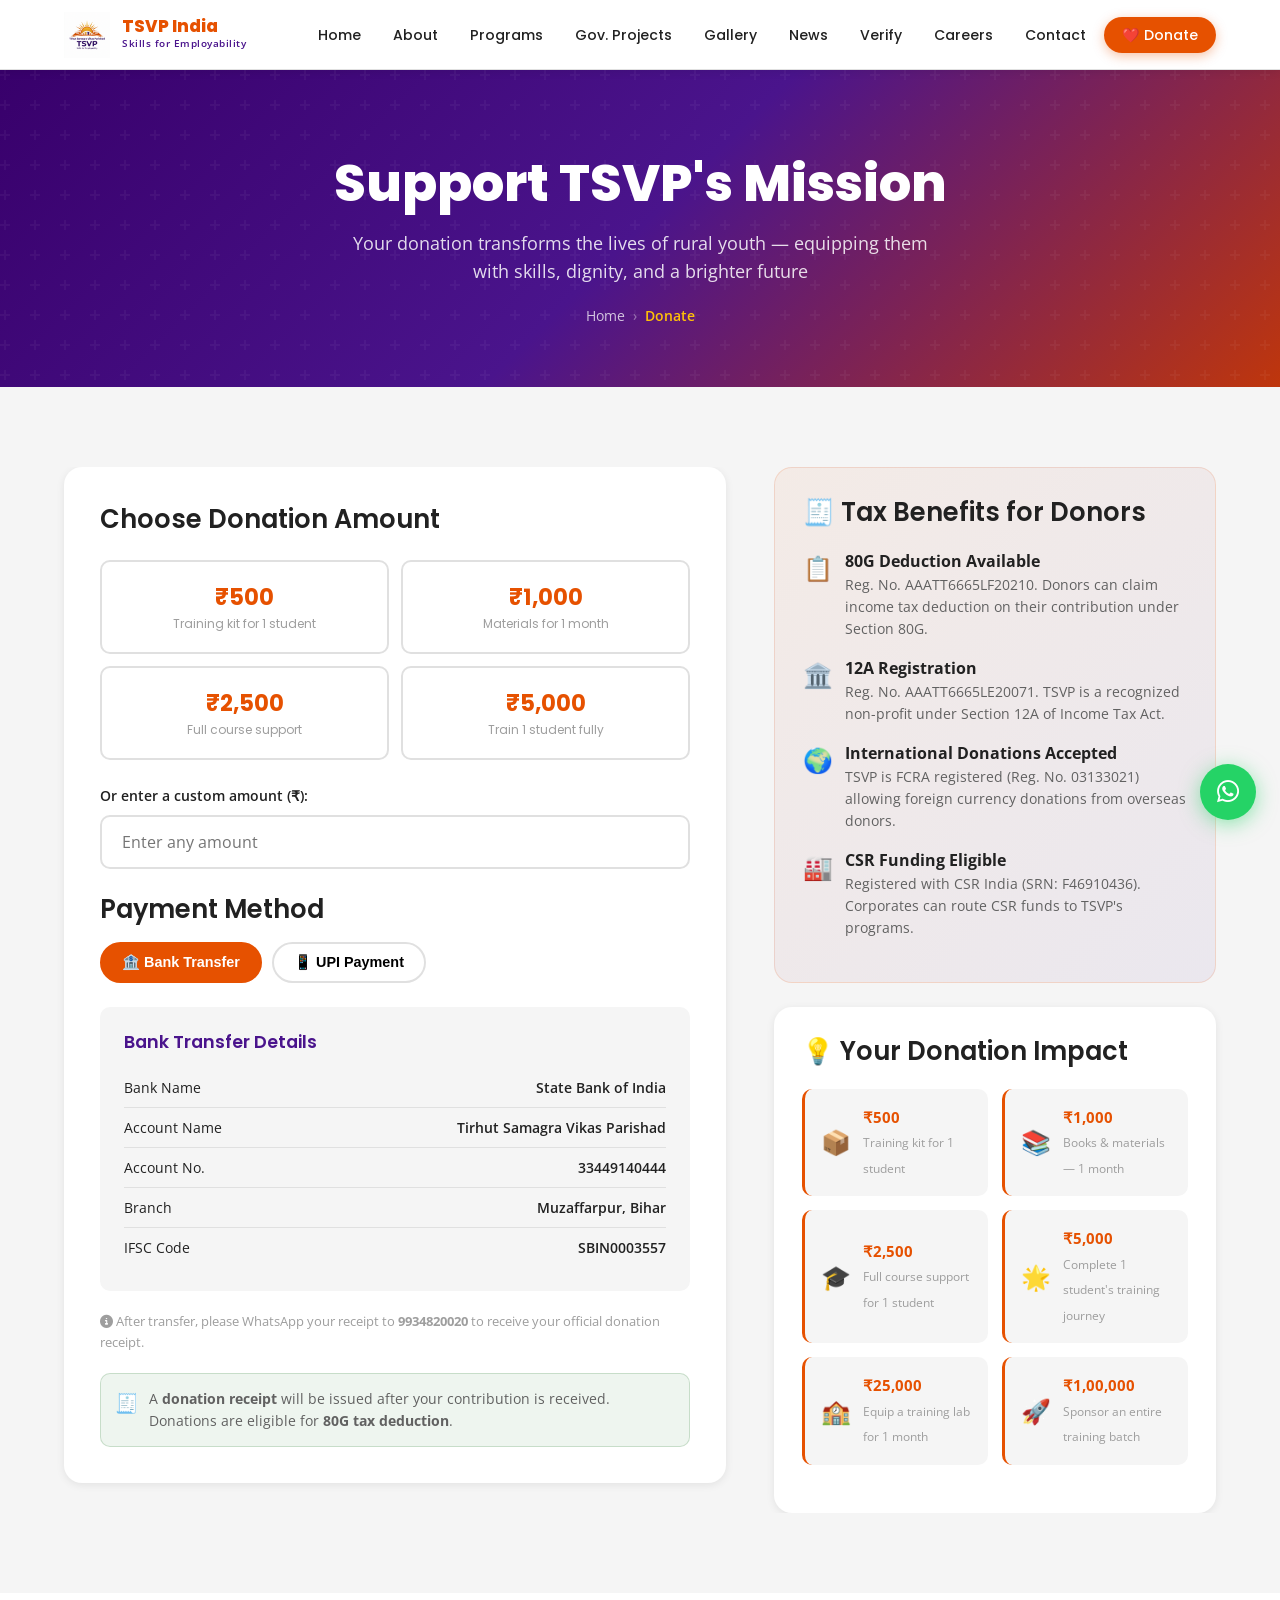
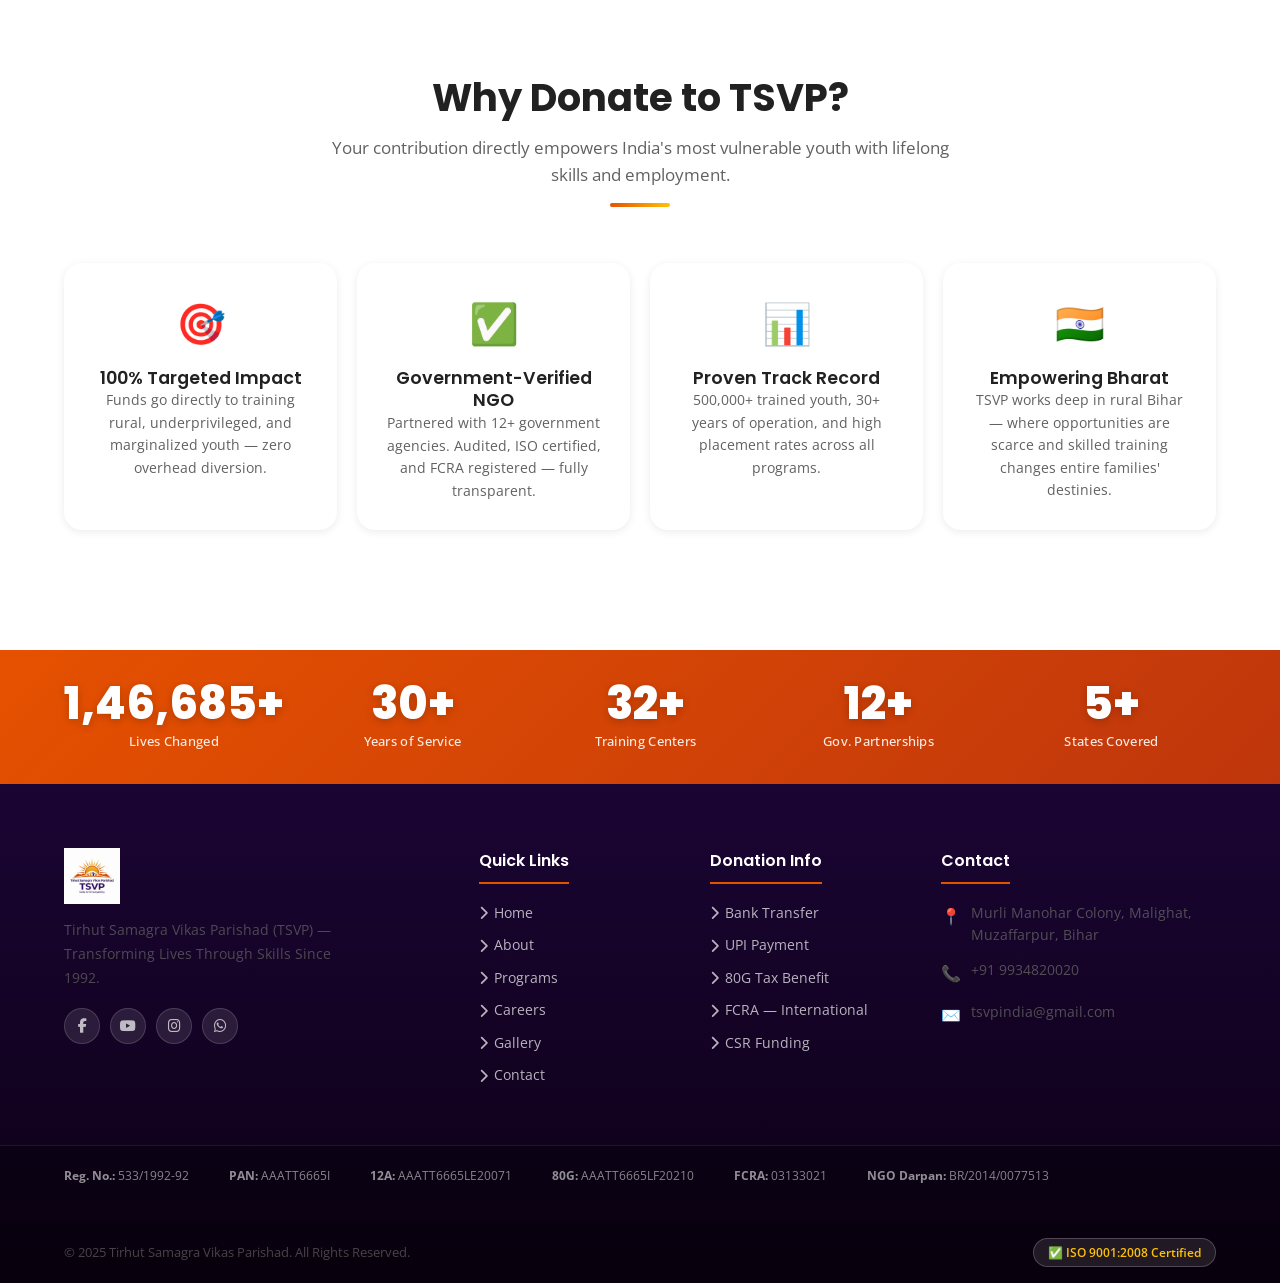
<file: donate.html>
<!DOCTYPE html>
<html lang="en">

<head>
    <meta charset="UTF-8" />
    <meta name="viewport" content="width=device-width, initial-scale=1.0" />
    <title>Donate — TSVP India | Support Skill Development for Rural Youth</title>
    <meta name="description"
        content="Donate to Tirhut Samagra Vikas Parishad (TSVP) and help transform rural youth through skill development. 80G tax exemption. UPI, bank transfer, and international donations accepted." />
    <link rel="stylesheet" href="css/style.css?v=3" />
    <link rel="stylesheet" href="https://cdnjs.cloudflare.com/ajax/libs/font-awesome/6.5.0/css/all.min.css" />
    <style>
        .why-donate-grid {
            display: grid;
            grid-template-columns: repeat(auto-fit, minmax(240px, 1fr));
            gap: 20px;
            margin: 40px 0;
        }

        .why-card {
            background: var(--white);
            border-radius: var(--radius-lg);
            padding: 28px;
            text-align: center;
            box-shadow: var(--shadow-sm);
            transition: var(--transition);
        }

        .why-card:hover {
            transform: translateY(-4px);
            box-shadow: var(--shadow);
        }

        .why-card .why-icon {
            font-size: 2.5rem;
            margin-bottom: 12px;
        }

        .upi-placeholder {
            background: var(--bg);
            border: 2px dashed var(--border);
            border-radius: var(--radius);
            padding: 40px 20px;
            text-align: center;
            color: var(--text-muted);
            margin: 16px 0;
        }

        .upi-placeholder .upi-icon {
            font-size: 3rem;
            margin-bottom: 10px;
        }

        .impact-grid {
            display: grid;
            grid-template-columns: repeat(2, 1fr);
            gap: 14px;
            margin: 20px 0;
        }

        .impact-item {
            background: var(--bg);
            border-radius: var(--radius);
            padding: 16px;
            display: flex;
            gap: 12px;
            align-items: center;
            border-left: 3px solid var(--primary);
        }

        .impact-icon {
            font-size: 1.5rem;
            flex-shrink: 0;
        }

        .impact-text strong {
            display: block;
            font-size: 0.95rem;
            color: var(--primary);
        }

        .impact-text span {
            font-size: 0.78rem;
            color: var(--text-muted);
        }

        .donate-methods-tabs {
            display: flex;
            gap: 10px;
            margin-bottom: 24px;
            flex-wrap: wrap;
        }

        .method-tab {
            padding: 10px 20px;
            border-radius: 50px;
            font-weight: 600;
            font-size: 0.9rem;
            border: 2px solid var(--border);
            background: var(--white);
            cursor: pointer;
            transition: var(--transition);
        }

        .method-tab.active,
        .method-tab:hover {
            background: var(--primary);
            color: var(--white);
            border-color: var(--primary);
        }

        .method-panel {
            display: none;
        }

        .method-panel.active {
            display: block;
        }

        @media(max-width:768px) {
            .impact-grid {
                grid-template-columns: 1fr;
            }
        }
    </style>
</head>

<body>

    <!-- NAVBAR -->
    <nav class="navbar">
        <div class="container">
            <a href="index.html" class="navbar-brand">
                <img src="images/logo.png" alt="TSVP Logo" />
                <div class="navbar-brand-text">
                    <span class="brand-name">TSVP India</span>
                    <span class="brand-tagline">Skills for Employability</span>
                </div>
            </a>
            <ul class="navbar-nav">
                <li><a href="index.html">Home</a></li>
                <li><a href="about.html">About</a></li>
                <li><a href="programs.html">Programs</a></li>
                <li><a href="projects.html">Gov. Projects</a></li>
                <li><a href="gallery.html">Gallery</a></li>
                <li><a href="news.html">News</a></li>
                <li><a href="verify.html">Verify</a></li>
                <li><a href="careers.html">Careers</a></li>
                <li><a href="contact.html">Contact</a></li>
                <li><a href="donate.html" class="navbar-donate-btn">❤️ Donate</a></li>
            </ul>
            <button class="hamburger" aria-label="Toggle menu"><span></span><span></span><span></span></button>
        </div>
    </nav>
    <nav class="mobile-nav">
        <a href="index.html">🏠 Home</a><a href="about.html">📋 About</a>
        <a href="programs.html">📚 Programs</a><a href="projects.html">🏛️ Gov. Projects</a>
        <a href="gallery.html">🖼️ Gallery</a><a href="news.html">📰 News</a>
        <a href="verify.html">✅ Verify Certificate</a>
        <a href="careers.html">💼 Careers</a>
        <a href="contact.html">📞 Contact</a>
        <a href="donate.html">❤️ Donate Now</a>
    </nav>

    <div class="page-offset"></div>
    <section class="page-hero">
        <div class="page-hero-content container">
            <h1>Support TSVP's Mission</h1>
            <p>Your donation transforms the lives of rural youth — equipping them with skills, dignity, and a brighter
                future</p>
            <div class="breadcrumb">
                <a href="index.html">Home</a><span class="sep">›</span><span class="current">Donate</span>
            </div>
        </div>
    </section>

    <!-- DONATE MAIN -->
    <section class="section">
        <div class="container">
            <div class="donate-grid">
                <!-- Donation Form Side -->
                <div>
                    <div
                        style="background:var(--white);border-radius:var(--radius-lg);padding:36px;box-shadow:var(--shadow-sm);">
                        <h3 style="margin-bottom:24px;">Choose Donation Amount</h3>
                        <div class="donate-amounts">
                            <button class="amount-btn" onclick="selectAmount(this, 500)">
                                <span class="amount">₹500</span>
                                <span class="impact">Training kit for 1 student</span>
                            </button>
                            <button class="amount-btn" onclick="selectAmount(this, 1000)">
                                <span class="amount">₹1,000</span>
                                <span class="impact">Materials for 1 month</span>
                            </button>
                            <button class="amount-btn" onclick="selectAmount(this, 2500)">
                                <span class="amount">₹2,500</span>
                                <span class="impact">Full course support</span>
                            </button>
                            <button class="amount-btn" onclick="selectAmount(this, 5000)">
                                <span class="amount">₹5,000</span>
                                <span class="impact">Train 1 student fully</span>
                            </button>
                        </div>
                        <div class="custom-amount" style="margin-bottom:24px;">
                            <label style="display:block;font-weight:600;font-size:0.9rem;margin-bottom:8px;">Or enter a
                                custom amount (₹):</label>
                            <input type="number" id="customAmount" placeholder="Enter any amount" min="100" />
                        </div>

                        <h3 style="margin-bottom:16px;">Payment Method</h3>
                        <div class="donate-methods-tabs">
                            <button class="method-tab active" onclick="switchMethod(this,'bank')">🏦 Bank
                                Transfer</button>
                            <button class="method-tab" onclick="switchMethod(this,'upi')">📱 UPI Payment</button>
                        </div>

                        <!-- Bank Transfer -->
                        <div class="method-panel active" id="panel-bank">
                            <div class="bank-info">
                                <h4 style="margin-bottom:14px;color:var(--secondary);">Bank Transfer Details</h4>
                                <div class="bank-row"><span>Bank Name</span><strong>State Bank of India</strong></div>
                                <div class="bank-row"><span>Account Name</span><strong>Tirhut Samagra Vikas
                                        Parishad</strong></div>
                                <div class="bank-row"><span>Account No.</span><strong>33449140444</strong></div>
                                <div class="bank-row"><span>Branch</span><strong>Muzaffarpur, Bihar</strong></div>
                                <div class="bank-row"><span>IFSC Code</span><strong>SBIN0003557</strong></div>
                            </div>
                            <p style="font-size:0.82rem;color:var(--text-muted);margin-top:8px;"><i
                                    class="fas fa-info-circle"></i> After transfer, please WhatsApp your receipt to
                                <strong>9934820020</strong> to receive your official donation receipt.
                            </p>
                        </div>

                        <!-- UPI -->
                        <div class="method-panel" id="panel-upi">
                            <div class="upi-info"
                                style="display:flex;flex-direction:column;align-items:center;justify-content:center;text-align:center;padding:40px 20px;border:1px dashed var(--border);border-radius:var(--radius);background:#fcfcfc;min-height:450px;">
                                <img src="images/qr_code_upi.jpeg" alt="TSVP UPI QR Code"
                                    style="max-width:380px;width:100%;height:auto;margin: 0 auto 24px;display:block;box-shadow:var(--shadow-md);border-radius:12px;">
                                <h4 style="margin-bottom:8px;color:var(--secondary);font-size:1.3rem;">Scan to Pay via
                                    UPI</h4>
                                <p
                                    style="font-weight:700;font-size:1.5rem;color:var(--primary);margin-bottom:6px;letter-spacing:0.5px;">
                                    tirhutsamagra@sbi</p>
                                <p style="font-size:1rem;color:var(--text-muted);font-weight:500;">Tirhut Samagra Vikas
                                    Parishad</p>
                                <div
                                    style="margin-top:32px;padding-top:24px;border-top:1px solid var(--border);width:100%;max-width:450px;">
                                    <p style="font-size:0.9rem;color:var(--text-light);line-height:1.6;">Accepted via
                                        <strong>GPay, PhonePe, Paytm, Amazon Pay</strong> and all other UPI enabled
                                        applications.</p>
                                </div>
                            </div>
                        </div>

                        <div
                            style="background:rgba(46,125,50,0.08);border:1px solid rgba(46,125,50,0.2);border-radius:var(--radius);padding:14px;margin-top:20px;display:flex;gap:10px;align-items:flex-start;">
                            <span style="font-size:1.2rem;">🧾</span>
                            <p style="font-size:0.85rem;color:var(--text-light);">A <strong>donation receipt</strong>
                                will be issued after your contribution is received. Donations are eligible for
                                <strong>80G tax deduction</strong>.
                            </p>
                        </div>
                    </div>
                </div>

                <!-- Info Side -->
                <div>
                    <!-- Tax Benefits -->
                    <div class="tax-benefits" style="margin-bottom:24px;">
                        <h3 style="margin-bottom:20px;">🧾 Tax Benefits for Donors</h3>
                        <div class="tax-item">
                            <span class="tax-icon">📋</span>
                            <div>
                                <strong>80G Deduction Available</strong>
                                <p style="font-size:0.85rem;color:var(--text-light);">Reg. No. AAATT6665LF20210. Donors
                                    can claim income tax deduction on their contribution under Section 80G.</p>
                            </div>
                        </div>
                        <div class="tax-item">
                            <span class="tax-icon">🏛️</span>
                            <div>
                                <strong>12A Registration</strong>
                                <p style="font-size:0.85rem;color:var(--text-light);">Reg. No. AAATT6665LE20071. TSVP is
                                    a recognized non-profit under Section 12A of Income Tax Act.</p>
                            </div>
                        </div>
                        <div class="tax-item">
                            <span class="tax-icon">🌍</span>
                            <div>
                                <strong>International Donations Accepted</strong>
                                <p style="font-size:0.85rem;color:var(--text-light);">TSVP is FCRA registered (Reg. No.
                                    03133021) allowing foreign currency donations from overseas donors.</p>
                            </div>
                        </div>
                        <div class="tax-item">
                            <span class="tax-icon">🏭</span>
                            <div>
                                <strong>CSR Funding Eligible</strong>
                                <p style="font-size:0.85rem;color:var(--text-light);">Registered with CSR India (SRN:
                                    F46910436). Corporates can route CSR funds to TSVP's programs.</p>
                            </div>
                        </div>
                    </div>

                    <!-- Impact Chart -->
                    <div
                        style="background:var(--white);border-radius:var(--radius-lg);padding:28px;box-shadow:var(--shadow-sm);">
                        <h3 style="margin-bottom:16px;">💡 Your Donation Impact</h3>
                        <div class="impact-grid">
                            <div class="impact-item">
                                <span class="impact-icon">📦</span>
                                <div class="impact-text"><strong>₹500</strong><span>Training kit for 1 student</span>
                                </div>
                            </div>
                            <div class="impact-item">
                                <span class="impact-icon">📚</span>
                                <div class="impact-text"><strong>₹1,000</strong><span>Books &amp; materials — 1
                                        month</span></div>
                            </div>
                            <div class="impact-item">
                                <span class="impact-icon">🎓</span>
                                <div class="impact-text"><strong>₹2,500</strong><span>Full course support for 1
                                        student</span></div>
                            </div>
                            <div class="impact-item">
                                <span class="impact-icon">🌟</span>
                                <div class="impact-text"><strong>₹5,000</strong><span>Complete 1 student's training
                                        journey</span></div>
                            </div>
                            <div class="impact-item">
                                <span class="impact-icon">🏫</span>
                                <div class="impact-text"><strong>₹25,000</strong><span>Equip a training lab for 1
                                        month</span></div>
                            </div>
                            <div class="impact-item">
                                <span class="impact-icon">🚀</span>
                                <div class="impact-text"><strong>₹1,00,000</strong><span>Sponsor an entire training
                                        batch</span></div>
                            </div>
                        </div>
                    </div>
                </div>
            </div>
        </div>
    </section>

    <!-- WHY DONATE -->
    <section class="section section-alt">
        <div class="container">
            <div class="section-header">
                <h2>Why Donate to TSVP?</h2>
                <p>Your contribution directly empowers India's most vulnerable youth with lifelong skills and
                    employment.</p>
                <div class="title-line"></div>
            </div>
            <div class="why-donate-grid">
                <div class="why-card">
                    <div class="why-icon">🎯</div>
                    <h4>100% Targeted Impact</h4>
                    <p style="font-size:0.88rem;">Funds go directly to training rural, underprivileged, and marginalized
                        youth — zero overhead diversion.</p>
                </div>
                <div class="why-card">
                    <div class="why-icon">✅</div>
                    <h4>Government-Verified NGO</h4>
                    <p style="font-size:0.88rem;">Partnered with 12+ government agencies. Audited, ISO certified, and
                        FCRA registered — fully transparent.</p>
                </div>
                <div class="why-card">
                    <div class="why-icon">📊</div>
                    <h4>Proven Track Record</h4>
                    <p style="font-size:0.88rem;">500,000+ trained youth, 30+ years of operation, and high placement
                        rates across all programs.</p>
                </div>
                <div class="why-card">
                    <div class="why-icon">🇮🇳</div>
                    <h4>Empowering Bharat</h4>
                    <p style="font-size:0.88rem;">TSVP works deep in rural Bihar — where opportunities are scarce and
                        skilled training changes entire families' destinies.</p>
                </div>
            </div>
        </div>
    </section>

    <!-- DONATION CTA STATS -->
    <section class="stats-bar">
        <div class="container">
            <div class="stats-grid">
                <div class="stat-item"><span class="stat-num" data-target="500000" data-suffix="+">500,000+</span>
                    <div class="stat-label">Lives Changed</div>
                </div>
                <div class="stat-item"><span class="stat-num" data-target="30" data-suffix="+">30+</span>
                    <div class="stat-label">Years of Service</div>
                </div>
                <div class="stat-item"><span class="stat-num" data-target="50" data-suffix="+">50+</span>
                    <div class="stat-label">Training Centers</div>
                </div>
                <div class="stat-item"><span class="stat-num" data-target="12" data-suffix="+">12+</span>
                    <div class="stat-label">Gov. Partnerships</div>
                </div>
                <div class="stat-item"><span class="stat-num" data-target="5" data-suffix="+">5+</span>
                    <div class="stat-label">States Covered</div>
                </div>
            </div>
        </div>
    </section>

    <!-- FOOTER -->
    <footer class="footer">
        <div class="container">
            <div class="footer-grid">
                <div class="footer-brand">
                    <img src="images/logo.png" alt="TSVP India Logo" />
                    <p>Tirhut Samagra Vikas Parishad (TSVP) — Transforming Lives Through Skills Since 1992.</p>
                    <div class="footer-social">
                        <a href="https://www.facebook.com/tirhutsamagravikasparishad" target="_blank"
                            aria-label="Facebook"><i class="fab fa-facebook-f"></i></a>

                        <a href="https://www.youtube.com/@tsvpindia" target="_blank" aria-label="YouTube"><i
                                class="fab fa-youtube"></i></a>
                        <a href="https://www.instagram.com/tsvpindia/" target="_blank" aria-label="Instagram"><i
                                class="fab fa-instagram"></i></a>
                        <a href="https://wa.me/919934820020" aria-label="WhatsApp"><i class="fab fa-whatsapp"></i></a>
                    </div>
                </div>
                <div class="footer-col">
                    <h5>Quick Links</h5>
                    <ul>
                        <li><a href="index.html"><i class="fas fa-chevron-right"></i> Home</a></li>
                        <li><a href="about.html"><i class="fas fa-chevron-right"></i> About</a></li>
                        <li><a href="programs.html"><i class="fas fa-chevron-right"></i> Programs</a></li>
                        <li><a href="careers.html"><i class="fas fa-chevron-right"></i> Careers</a></li>
                        <li><a href="gallery.html"><i class="fas fa-chevron-right"></i> Gallery</a></li>
                        <li><a href="contact.html"><i class="fas fa-chevron-right"></i> Contact</a></li>
                    </ul>
                </div>
                <div class="footer-col">
                    <h5>Donation Info</h5>
                    <ul>
                        <li><a href="donate.html"><i class="fas fa-chevron-right"></i> Bank Transfer</a></li>
                        <li><a href="donate.html"><i class="fas fa-chevron-right"></i> UPI Payment</a></li>
                        <li><a href="donate.html"><i class="fas fa-chevron-right"></i> 80G Tax Benefit</a></li>
                        <li><a href="donate.html"><i class="fas fa-chevron-right"></i> FCRA — International</a></li>
                        <li><a href="donate.html"><i class="fas fa-chevron-right"></i> CSR Funding</a></li>
                    </ul>
                </div>
                <div class="footer-col">
                    <h5>Contact</h5>
                    <div class="footer-contact-item"><span class="icon">📍</span>
                        <p>Murli Manohar Colony, Malighat, Muzaffarpur, Bihar</p>
                    </div>
                    <div class="footer-contact-item"><span class="icon">📞</span>
                        <p><a href="tel:+919934820020" style="color:inherit;">+91 9934820020</a></p>
                    </div>
                    <div class="footer-contact-item"><span class="icon">✉️</span>
                        <p><a href="mailto:tsvpindia@gmail.com" style="color:inherit;">tsvpindia@gmail.com</a></p>
                    </div>
                </div>
            </div>
        </div>
        <div class="footer-reg">
            <div class="container">
                <div class="footer-reg-grid">
                    <div class="footer-reg-item"><strong>Reg. No.:</strong> 533/1992-92</div>
                    <div class="footer-reg-item"><strong>PAN:</strong> AAATT6665I</div>
                    <div class="footer-reg-item"><strong>12A:</strong> AAATT6665LE20071</div>
                    <div class="footer-reg-item"><strong>80G:</strong> AAATT6665LF20210</div>
                    <div class="footer-reg-item"><strong>FCRA:</strong> 03133021</div>
                    <div class="footer-reg-item"><strong>NGO Darpan:</strong> BR/2014/0077513</div>
                </div>
            </div>
        </div>
        <div class="footer-bottom">
            <div class="container"
                style="display:flex;justify-content:space-between;align-items:center;flex-wrap:wrap;gap:10px;">
                <p>© 2025 Tirhut Samagra Vikas Parishad. All Rights Reserved.</p>
                <span class="iso-badge">✅ ISO 9001:2008 Certified</span>
            </div>
        </div>
    </footer>

    <a href="https://wa.me/919934820020" class="whatsapp-btn" target="_blank" aria-label="WhatsApp"><i
            class="fab fa-whatsapp"></i></a>
    <button class="back-top-btn" aria-label="Back to top"><i class="fas fa-chevron-up"></i></button>
    <script src="js/main.js"></script>
    <script>
        function selectAmount(btn, amount) {
            document.querySelectorAll('.amount-btn').forEach(b => b.classList.remove('selected'));
            btn.classList.add('selected');
            document.getElementById('customAmount').value = '';
        }

        function switchMethod(btn, panel) {
            document.querySelectorAll('.method-tab').forEach(b => b.classList.remove('active'));
            document.querySelectorAll('.method-panel').forEach(p => p.classList.remove('active'));
            btn.classList.add('active');
            document.getElementById('panel-' + panel).classList.add('active');
        }
    </script>
</body>

</html>
</file>
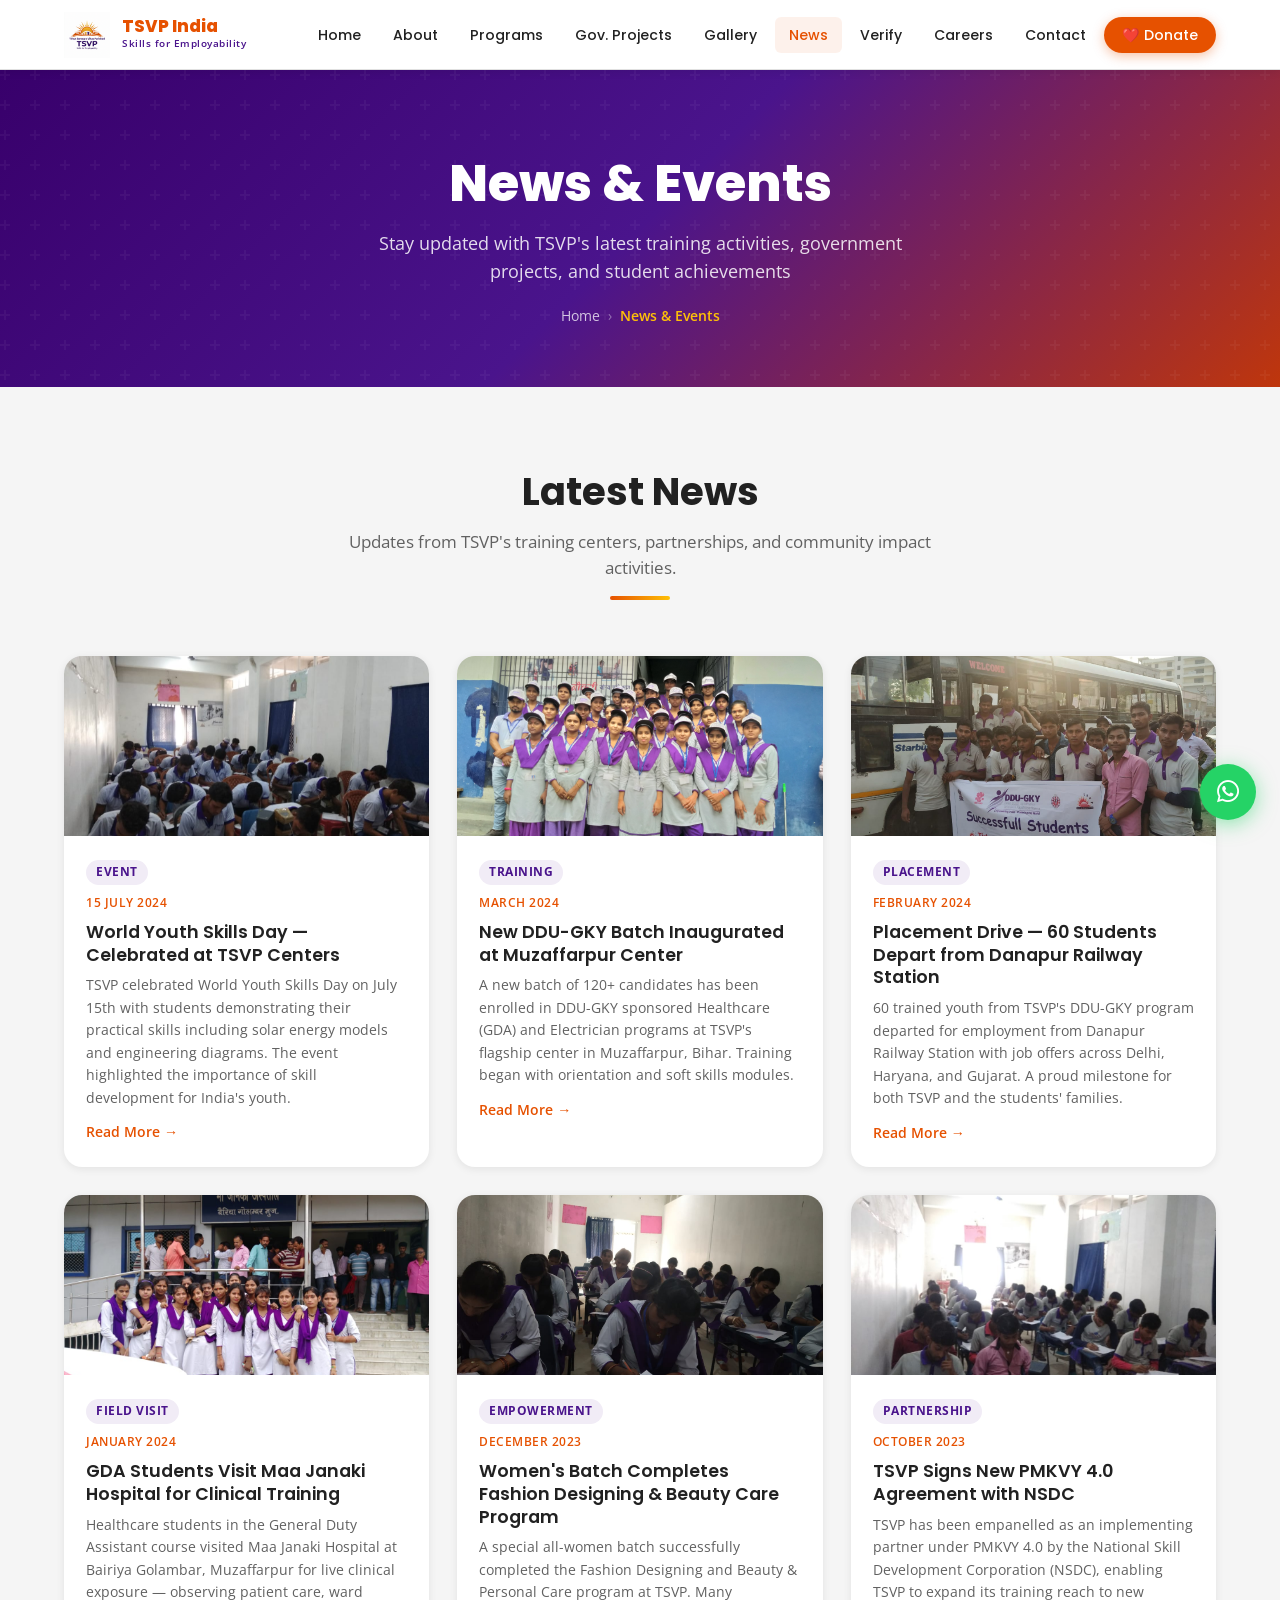
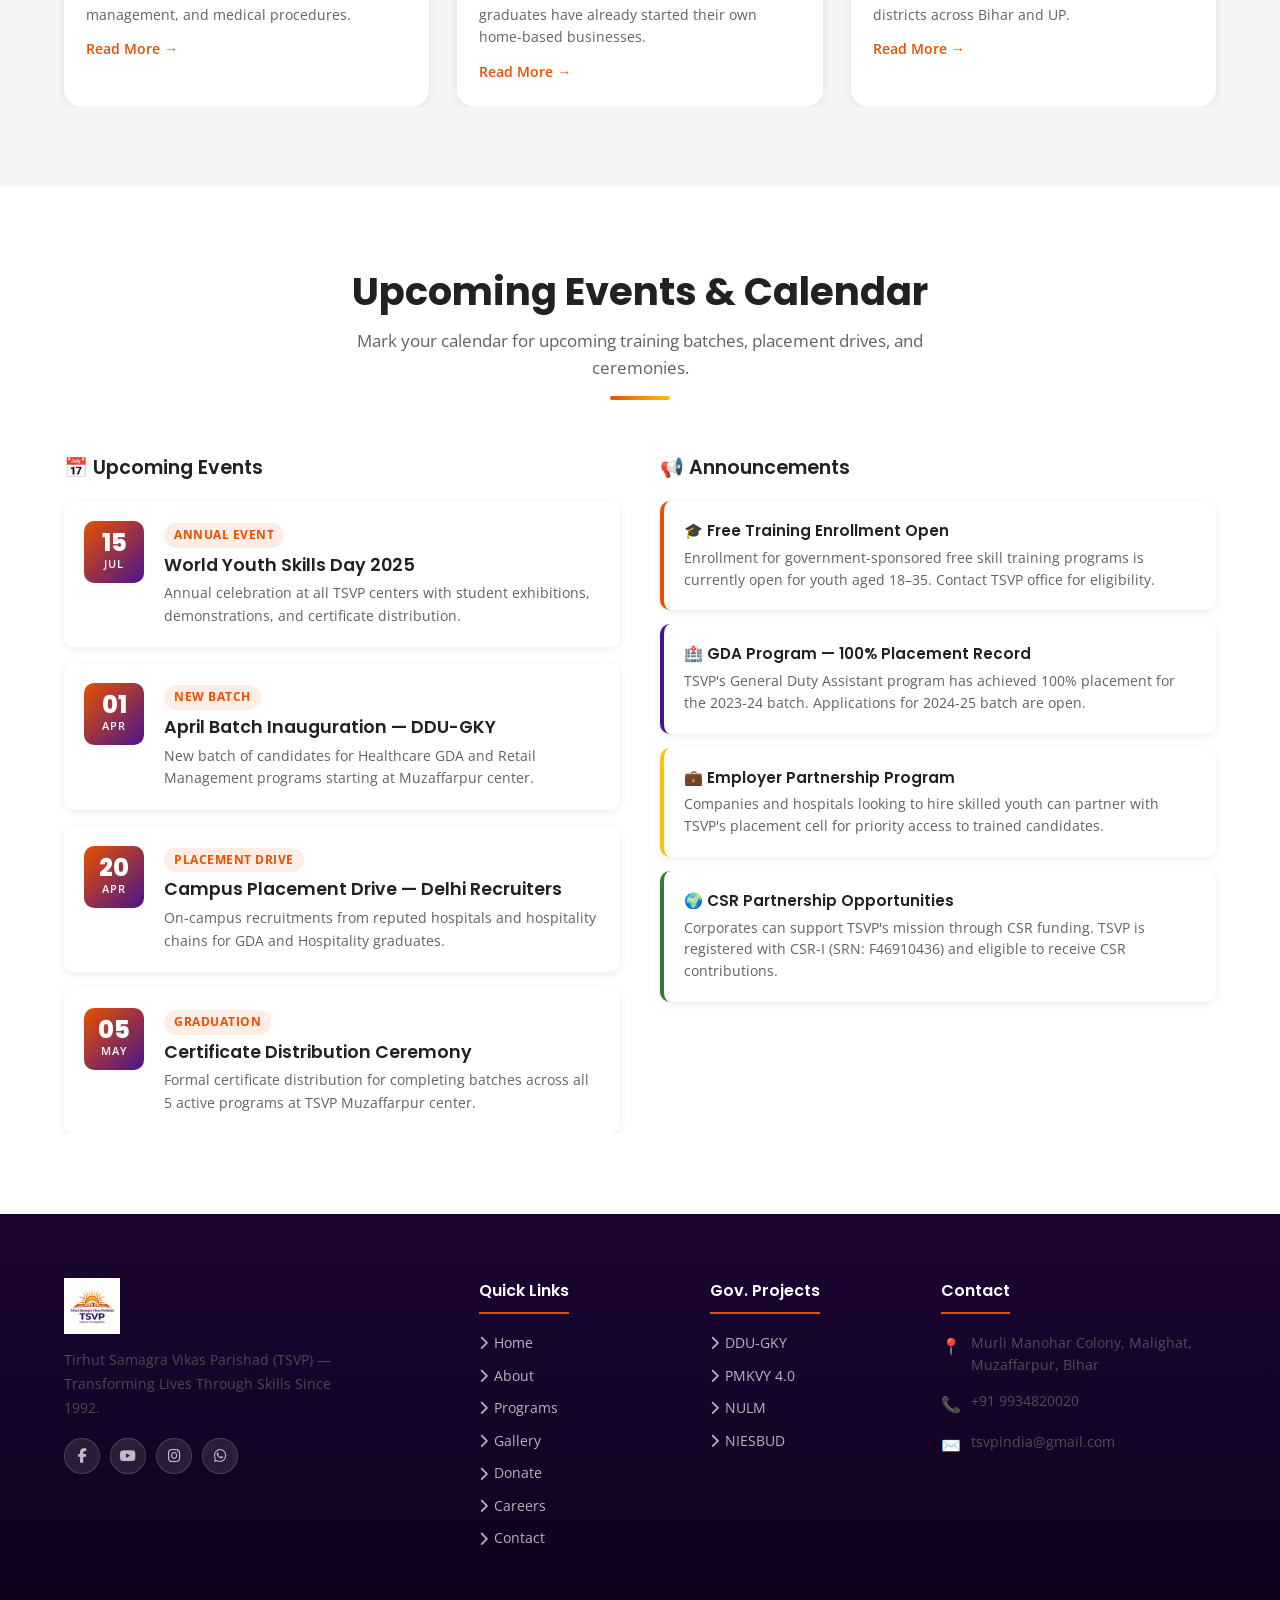
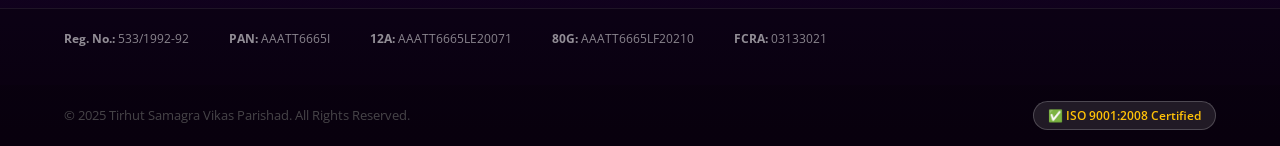
<file: news.html>
<!DOCTYPE html>
<html lang="en">

<head>
    <meta charset="UTF-8" />
    <meta name="viewport" content="width=device-width, initial-scale=1.0" />
    <title>News &amp; Events — TSVP India | Training Updates &amp; Achievements</title>
    <meta name="description"
        content="Latest news and events from Tirhut Samagra Vikas Parishad — World Youth Skills Day, placement drives, batch inaugurations, and training milestones." />
    <link rel="stylesheet" href="css/style.css?v=2" />
    <link rel="stylesheet" href="https://cdnjs.cloudflare.com/ajax/libs/font-awesome/6.5.0/css/all.min.css" />
    <style>
        .news-full-grid {
            display: grid;
            grid-template-columns: repeat(3, 1fr);
            gap: 28px;
        }

        @media(max-width:768px) {
            .news-full-grid {
                grid-template-columns: 1fr;
            }
        }

        @media(max-width:1024px) {
            .news-full-grid {
                grid-template-columns: repeat(2, 1fr);
            }
        }

        .events-list {
            display: flex;
            flex-direction: column;
            gap: 16px;
        }

        .event-item {
            display: flex;
            gap: 20px;
            align-items: flex-start;
            background: var(--white);
            border-radius: var(--radius);
            padding: 20px;
            box-shadow: var(--shadow-sm);
            transition: var(--transition);
        }

        .event-item:hover {
            transform: translateX(4px);
            box-shadow: var(--shadow);
        }

        .event-date-box {
            background: linear-gradient(135deg, var(--primary), var(--secondary));
            color: var(--white);
            border-radius: var(--radius);
            padding: 10px 14px;
            text-align: center;
            min-width: 60px;
            flex-shrink: 0;
        }

        .event-date-box .day {
            font-size: 1.5rem;
            font-weight: 800;
            font-family: 'Poppins', sans-serif;
            line-height: 1;
        }

        .event-date-box .month {
            font-size: 0.7rem;
            font-weight: 600;
            letter-spacing: 1px;
            text-transform: uppercase;
        }

        .event-content h4 {
            margin-bottom: 6px;
        }

        .event-content p {
            font-size: 0.88rem;
        }

        .event-badge {
            display: inline-block;
            background: rgba(230, 81, 0, 0.1);
            color: var(--primary);
            font-size: 0.72rem;
            font-weight: 700;
            padding: 3px 10px;
            border-radius: 50px;
            text-transform: uppercase;
            letter-spacing: 0.5px;
            margin-bottom: 6px;
        }
    </style>
</head>

<body>

    <!-- NAVBAR -->
    <nav class="navbar">
        <div class="container">
            <a href="index.html" class="navbar-brand">
                <img src="images/logo.png" alt="TSVP Logo" />
                <div class="navbar-brand-text">
                    <span class="brand-name">TSVP India</span>
                    <span class="brand-tagline">Skills for Employability</span>
                </div>
            </a>
            <ul class="navbar-nav">
                <li><a href="index.html">Home</a></li>
                <li><a href="about.html">About</a></li>
                <li><a href="programs.html">Programs</a></li>
                <li><a href="projects.html">Gov. Projects</a></li>
                <li><a href="gallery.html">Gallery</a></li>
                <li><a href="news.html">News</a></li>
                <li><a href="verify.html">Verify</a></li>
                <li><a href="careers.html">Careers</a></li>
                <li><a href="contact.html">Contact</a></li>
                <li><a href="donate.html" class="navbar-donate-btn">❤️ Donate</a></li>
            </ul>
            <button class="hamburger" aria-label="Toggle menu"><span></span><span></span><span></span></button>
        </div>
    </nav>
    <nav class="mobile-nav">
        <a href="index.html">🏠 Home</a><a href="about.html">📋 About</a>
        <a href="programs.html">📚 Programs</a><a href="projects.html">🏛️ Gov. Projects</a>
        <a href="gallery.html">🖼️ Gallery</a><a href="news.html">📰 News</a>
        <a href="verify.html">✅ Verify Certificate</a>
        <a href="careers.html">💼 Careers</a>
        <a href="contact.html">📞 Contact</a><a href="donate.html">❤️ Donate Now</a>
    </nav>

    <div class="page-offset"></div>
    <section class="page-hero">
        <div class="page-hero-content container">
            <h1>News &amp; Events</h1>
            <p>Stay updated with TSVP's latest training activities, government projects, and student achievements</p>
            <div class="breadcrumb">
                <a href="index.html">Home</a><span class="sep">›</span><span class="current">News &amp; Events</span>
            </div>
        </div>
    </section>

    <!-- NEWS ARTICLES -->
    <section class="section">
        <div class="container">
            <div class="section-header">
                <h2>Latest News</h2>
                <p>Updates from TSVP's training centers, partnerships, and community impact activities.</p>
                <div class="title-line"></div>
            </div>
            <div class="news-full-grid">
                <div class="news-card">
                    <div class="news-card-img">
                        <img src="images/class%20study%203.jpeg" alt="World Youth Skills Day"
                            onerror="this.src='';this.parentElement.style.background='linear-gradient(135deg,#E65100,#4A148C)';this.parentElement.style.height='180px';" />
                    </div>
                    <div class="news-card-body">
                        <span class="news-tag">Event</span>
                        <div class="news-date">15 July 2024</div>
                        <h4>World Youth Skills Day — Celebrated at TSVP Centers</h4>
                        <p>TSVP celebrated World Youth Skills Day on July 15th with students demonstrating their
                            practical skills including solar energy models and engineering diagrams. The event
                            highlighted the importance of skill development for India's youth.</p>
                        <a href="#"
                            style="color:var(--primary);font-size:0.88rem;font-weight:600;margin-top:12px;display:inline-block;">Read
                            More →</a>
                    </div>
                </div>

                <div class="news-card">
                    <div class="news-card-img">
                        <img src="images/20190918_132811.jpg.jpeg" alt="DDU-GKY Batch"
                            onerror="this.src='';this.parentElement.style.background='linear-gradient(135deg,#4A148C,#E65100)';this.parentElement.style.height='180px';" />
                    </div>
                    <div class="news-card-body">
                        <span class="news-tag">Training</span>
                        <div class="news-date">March 2024</div>
                        <h4>New DDU-GKY Batch Inaugurated at Muzaffarpur Center</h4>
                        <p>A new batch of 120+ candidates has been enrolled in DDU-GKY sponsored Healthcare (GDA) and
                            Electrician programs at TSVP's flagship center in Muzaffarpur, Bihar. Training began with
                            orientation and soft skills modules.</p>
                        <a href="#"
                            style="color:var(--primary);font-size:0.88rem;font-weight:600;margin-top:12px;display:inline-block;">Read
                            More →</a>
                    </div>
                </div>

                <div class="news-card">
                    <div class="news-card-img">
                        <img src="images/Travelling%20for%20training.jpeg" alt="Placement drive"
                            onerror="this.src='';this.parentElement.style.background='linear-gradient(135deg,#BF360C,#7B1FA2)';this.parentElement.style.height='180px';" />
                    </div>
                    <div class="news-card-body">
                        <span class="news-tag">Placement</span>
                        <div class="news-date">February 2024</div>
                        <h4>Placement Drive — 60 Students Depart from Danapur Railway Station</h4>
                        <p>60 trained youth from TSVP's DDU-GKY program departed for employment from Danapur Railway
                            Station with job offers across Delhi, Haryana, and Gujarat. A proud milestone for both TSVP
                            and the students' families.</p>
                        <a href="#"
                            style="color:var(--primary);font-size:0.88rem;font-weight:600;margin-top:12px;display:inline-block;">Read
                            More →</a>
                    </div>
                </div>

                <div class="news-card">
                    <div class="news-card-img">
                        <img src="images/Maa%20Janki%20Hospital%20Image%201.jpeg" alt="Hospital visit"
                            onerror="this.src='';this.parentElement.style.background='linear-gradient(135deg,#38006b,#BF360C)';this.parentElement.style.height='180px';" />
                    </div>
                    <div class="news-card-body">
                        <span class="news-tag">Field Visit</span>
                        <div class="news-date">January 2024</div>
                        <h4>GDA Students Visit Maa Janaki Hospital for Clinical Training</h4>
                        <p>Healthcare students in the General Duty Assistant course visited Maa Janaki Hospital at
                            Bairiya Golambar, Muzaffarpur for live clinical exposure — observing patient care, ward
                            management, and medical procedures.</p>
                        <a href="#"
                            style="color:var(--primary);font-size:0.88rem;font-weight:600;margin-top:12px;display:inline-block;">Read
                            More →</a>
                    </div>
                </div>

                <div class="news-card">
                    <div class="news-card-img">
                        <img src="images/Class%20study%201.jpeg" alt="Girls training"
                            onerror="this.src='';this.parentElement.style.background='linear-gradient(135deg,#4A148C,#E65100)';this.parentElement.style.height='180px';" />
                    </div>
                    <div class="news-card-body">
                        <span class="news-tag">Empowerment</span>
                        <div class="news-date">December 2023</div>
                        <h4>Women's Batch Completes Fashion Designing &amp; Beauty Care Program</h4>
                        <p>A special all-women batch successfully completed the Fashion Designing and Beauty &amp;
                            Personal Care program at TSVP. Many graduates have already started their own home-based
                            businesses.</p>
                        <a href="#"
                            style="color:var(--primary);font-size:0.88rem;font-weight:600;margin-top:12px;display:inline-block;">Read
                            More →</a>
                    </div>
                </div>

                <div class="news-card">
                    <div class="news-card-img">
                        <img src="images/Class%20Study.jpeg" alt="Training session"
                            onerror="this.src='';this.parentElement.style.background='linear-gradient(135deg,#E65100,#38006b)';this.parentElement.style.height='180px';" />
                    </div>
                    <div class="news-card-body">
                        <span class="news-tag">Partnership</span>
                        <div class="news-date">October 2023</div>
                        <h4>TSVP Signs New PMKVY 4.0 Agreement with NSDC</h4>
                        <p>TSVP has been empanelled as an implementing partner under PMKVY 4.0 by the National Skill
                            Development Corporation (NSDC), enabling TSVP to expand its training reach to new districts
                            across Bihar and UP.</p>
                        <a href="#"
                            style="color:var(--primary);font-size:0.88rem;font-weight:600;margin-top:12px;display:inline-block;">Read
                            More →</a>
                    </div>
                </div>
            </div>
        </div>
    </section>

    <!-- UPCOMING EVENTS -->
    <section class="section section-alt">
        <div class="container">
            <div class="section-header">
                <h2>Upcoming Events &amp; Calendar</h2>
                <p>Mark your calendar for upcoming training batches, placement drives, and ceremonies.</p>
                <div class="title-line"></div>
            </div>
            <div style="display:grid;grid-template-columns:1fr 1fr;gap:40px;">
                <div>
                    <h3 style="margin-bottom:20px;font-size:1.2rem;">📅 Upcoming Events</h3>
                    <div class="events-list">
                        <div class="event-item">
                            <div class="event-date-box">
                                <div class="day">15</div>
                                <div class="month">Jul</div>
                            </div>
                            <div class="event-content">
                                <span class="event-badge">Annual Event</span>
                                <h4>World Youth Skills Day 2025</h4>
                                <p>Annual celebration at all TSVP centers with student exhibitions, demonstrations, and
                                    certificate distribution.</p>
                            </div>
                        </div>
                        <div class="event-item">
                            <div class="event-date-box">
                                <div class="day">01</div>
                                <div class="month">Apr</div>
                            </div>
                            <div class="event-content">
                                <span class="event-badge">New Batch</span>
                                <h4>April Batch Inauguration — DDU-GKY</h4>
                                <p>New batch of candidates for Healthcare GDA and Retail Management programs starting at
                                    Muzaffarpur center.</p>
                            </div>
                        </div>
                        <div class="event-item">
                            <div class="event-date-box">
                                <div class="day">20</div>
                                <div class="month">Apr</div>
                            </div>
                            <div class="event-content">
                                <span class="event-badge">Placement Drive</span>
                                <h4>Campus Placement Drive — Delhi Recruiters</h4>
                                <p>On-campus recruitments from reputed hospitals and hospitality chains for GDA and
                                    Hospitality graduates.</p>
                            </div>
                        </div>
                        <div class="event-item">
                            <div class="event-date-box">
                                <div class="day">05</div>
                                <div class="month">May</div>
                            </div>
                            <div class="event-content">
                                <span class="event-badge">Graduation</span>
                                <h4>Certificate Distribution Ceremony</h4>
                                <p>Formal certificate distribution for completing batches across all 5 active programs
                                    at TSVP Muzaffarpur center.</p>
                            </div>
                        </div>
                    </div>
                </div>
                <div>
                    <h3 style="margin-bottom:20px;font-size:1.2rem;">📢 Announcements</h3>
                    <div style="display:flex;flex-direction:column;gap:14px;">
                        <div
                            style="background:var(--white);border-radius:var(--radius);padding:20px;box-shadow:var(--shadow-sm);border-left:4px solid var(--primary);">
                            <h4 style="font-size:0.95rem;margin-bottom:6px;">🎓 Free Training Enrollment Open</h4>
                            <p style="font-size:0.85rem;">Enrollment for government-sponsored free skill training
                                programs is currently open for youth aged 18–35. Contact TSVP office for eligibility.
                            </p>
                        </div>
                        <div
                            style="background:var(--white);border-radius:var(--radius);padding:20px;box-shadow:var(--shadow-sm);border-left:4px solid var(--secondary);">
                            <h4 style="font-size:0.95rem;margin-bottom:6px;">🏥 GDA Program — 100% Placement Record</h4>
                            <p style="font-size:0.85rem;">TSVP's General Duty Assistant program has achieved 100%
                                placement for the 2023-24 batch. Applications for 2024-25 batch are open.</p>
                        </div>
                        <div
                            style="background:var(--white);border-radius:var(--radius);padding:20px;box-shadow:var(--shadow-sm);border-left:4px solid var(--accent);">
                            <h4 style="font-size:0.95rem;margin-bottom:6px;">💼 Employer Partnership Program</h4>
                            <p style="font-size:0.85rem;">Companies and hospitals looking to hire skilled youth can
                                partner with TSVP's placement cell for priority access to trained candidates.</p>
                        </div>
                        <div
                            style="background:var(--white);border-radius:var(--radius);padding:20px;box-shadow:var(--shadow-sm);border-left:4px solid var(--success);">
                            <h4 style="font-size:0.95rem;margin-bottom:6px;">🌍 CSR Partnership Opportunities</h4>
                            <p style="font-size:0.85rem;">Corporates can support TSVP's mission through CSR funding.
                                TSVP is registered with CSR-I (SRN: F46910436) and eligible to receive CSR
                                contributions.</p>
                        </div>
                    </div>
                </div>
            </div>
        </div>
    </section>

    <!-- FOOTER -->
    <footer class="footer">
        <div class="container">
            <div class="footer-grid">
                <div class="footer-brand">
                    <img src="images/logo.png" alt="TSVP India Logo" />
                    <p>Tirhut Samagra Vikas Parishad (TSVP) — Transforming Lives Through Skills Since 1992.</p>
                    <div class="footer-social">
                        <a href="https://www.facebook.com/tirhutsamagravikasparishad" target="_blank"
                            aria-label="Facebook"><i class="fab fa-facebook-f"></i></a>

                        <a href="https://www.youtube.com/@tsvpindia" target="_blank" aria-label="YouTube"><i
                                class="fab fa-youtube"></i></a>
                        <a href="https://www.instagram.com/tsvpindia/" target="_blank" aria-label="Instagram"><i
                                class="fab fa-instagram"></i></a>
                        <a href="https://wa.me/919934820020" aria-label="WhatsApp"><i class="fab fa-whatsapp"></i></a>
                    </div>
                </div>
                <div class="footer-col">
                    <h5>Quick Links</h5>
                    <ul>
                        <li><a href="index.html"><i class="fas fa-chevron-right"></i> Home</a></li>
                        <li><a href="about.html"><i class="fas fa-chevron-right"></i> About</a></li>
                        <li><a href="programs.html"><i class="fas fa-chevron-right"></i> Programs</a></li>
                        <li><a href="gallery.html"><i class="fas fa-chevron-right"></i> Gallery</a></li>
                        <li><a href="donate.html"><i class="fas fa-chevron-right"></i> Donate</a></li>
                        <li><a href="careers.html"><i class="fas fa-chevron-right"></i> Careers</a></li>
                        <li><a href="contact.html"><i class="fas fa-chevron-right"></i> Contact</a></li>
                    </ul>
                </div>
                <div class="footer-col">
                    <h5>Gov. Projects</h5>
                    <ul>
                        <li><a href="projects.html"><i class="fas fa-chevron-right"></i> DDU-GKY</a></li>
                        <li><a href="projects.html"><i class="fas fa-chevron-right"></i> PMKVY 4.0</a></li>
                        <li><a href="projects.html"><i class="fas fa-chevron-right"></i> NULM</a></li>
                        <li><a href="projects.html"><i class="fas fa-chevron-right"></i> NIESBUD</a></li>
                    </ul>
                </div>
                <div class="footer-col">
                    <h5>Contact</h5>
                    <div class="footer-contact-item"><span class="icon">📍</span>
                        <p>Murli Manohar Colony, Malighat, Muzaffarpur, Bihar</p>
                    </div>
                    <div class="footer-contact-item"><span class="icon">📞</span>
                        <p><a href="tel:+919934820020" style="color:inherit;">+91 9934820020</a></p>
                    </div>
                    <div class="footer-contact-item"><span class="icon">✉️</span>
                        <p><a href="mailto:tsvpindia@gmail.com" style="color:inherit;">tsvpindia@gmail.com</a></p>
                    </div>
                </div>
            </div>
        </div>
        <div class="footer-reg">
            <div class="container">
                <div class="footer-reg-grid">
                    <div class="footer-reg-item"><strong>Reg. No.:</strong> 533/1992-92</div>
                    <div class="footer-reg-item"><strong>PAN:</strong> AAATT6665I</div>
                    <div class="footer-reg-item"><strong>12A:</strong> AAATT6665LE20071</div>
                    <div class="footer-reg-item"><strong>80G:</strong> AAATT6665LF20210</div>
                    <div class="footer-reg-item"><strong>FCRA:</strong> 03133021</div>
                </div>
            </div>
        </div>
        <div class="footer-bottom">
            <div class="container"
                style="display:flex;justify-content:space-between;align-items:center;flex-wrap:wrap;gap:10px;">
                <p>© 2025 Tirhut Samagra Vikas Parishad. All Rights Reserved.</p>
                <span class="iso-badge">✅ ISO 9001:2008 Certified</span>
            </div>
        </div>
    </footer>

    <a href="https://wa.me/919934820020" class="whatsapp-btn" target="_blank" aria-label="WhatsApp"><i
            class="fab fa-whatsapp"></i></a>
    <button class="back-top-btn" aria-label="Back to top"><i class="fas fa-chevron-up"></i></button>
    <script src="js/main.js"></script>
</body>

</html>
</file>
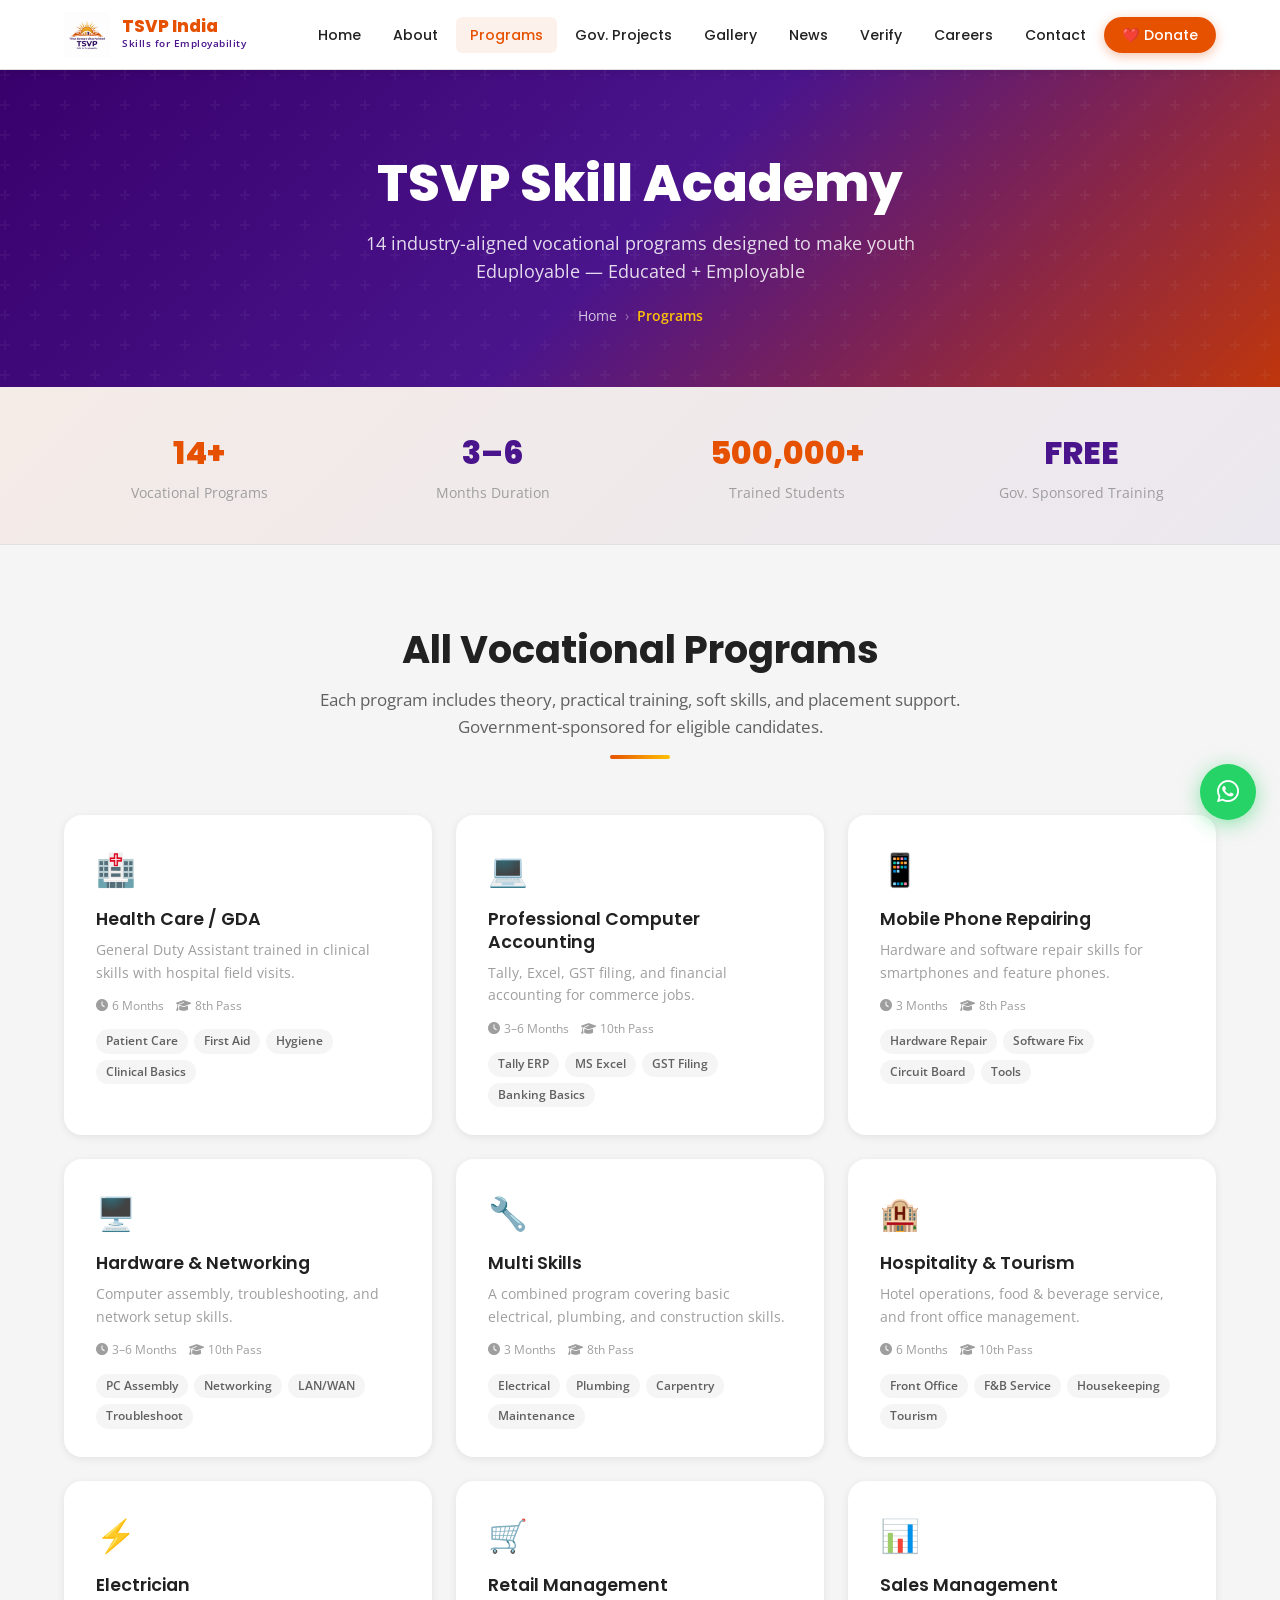
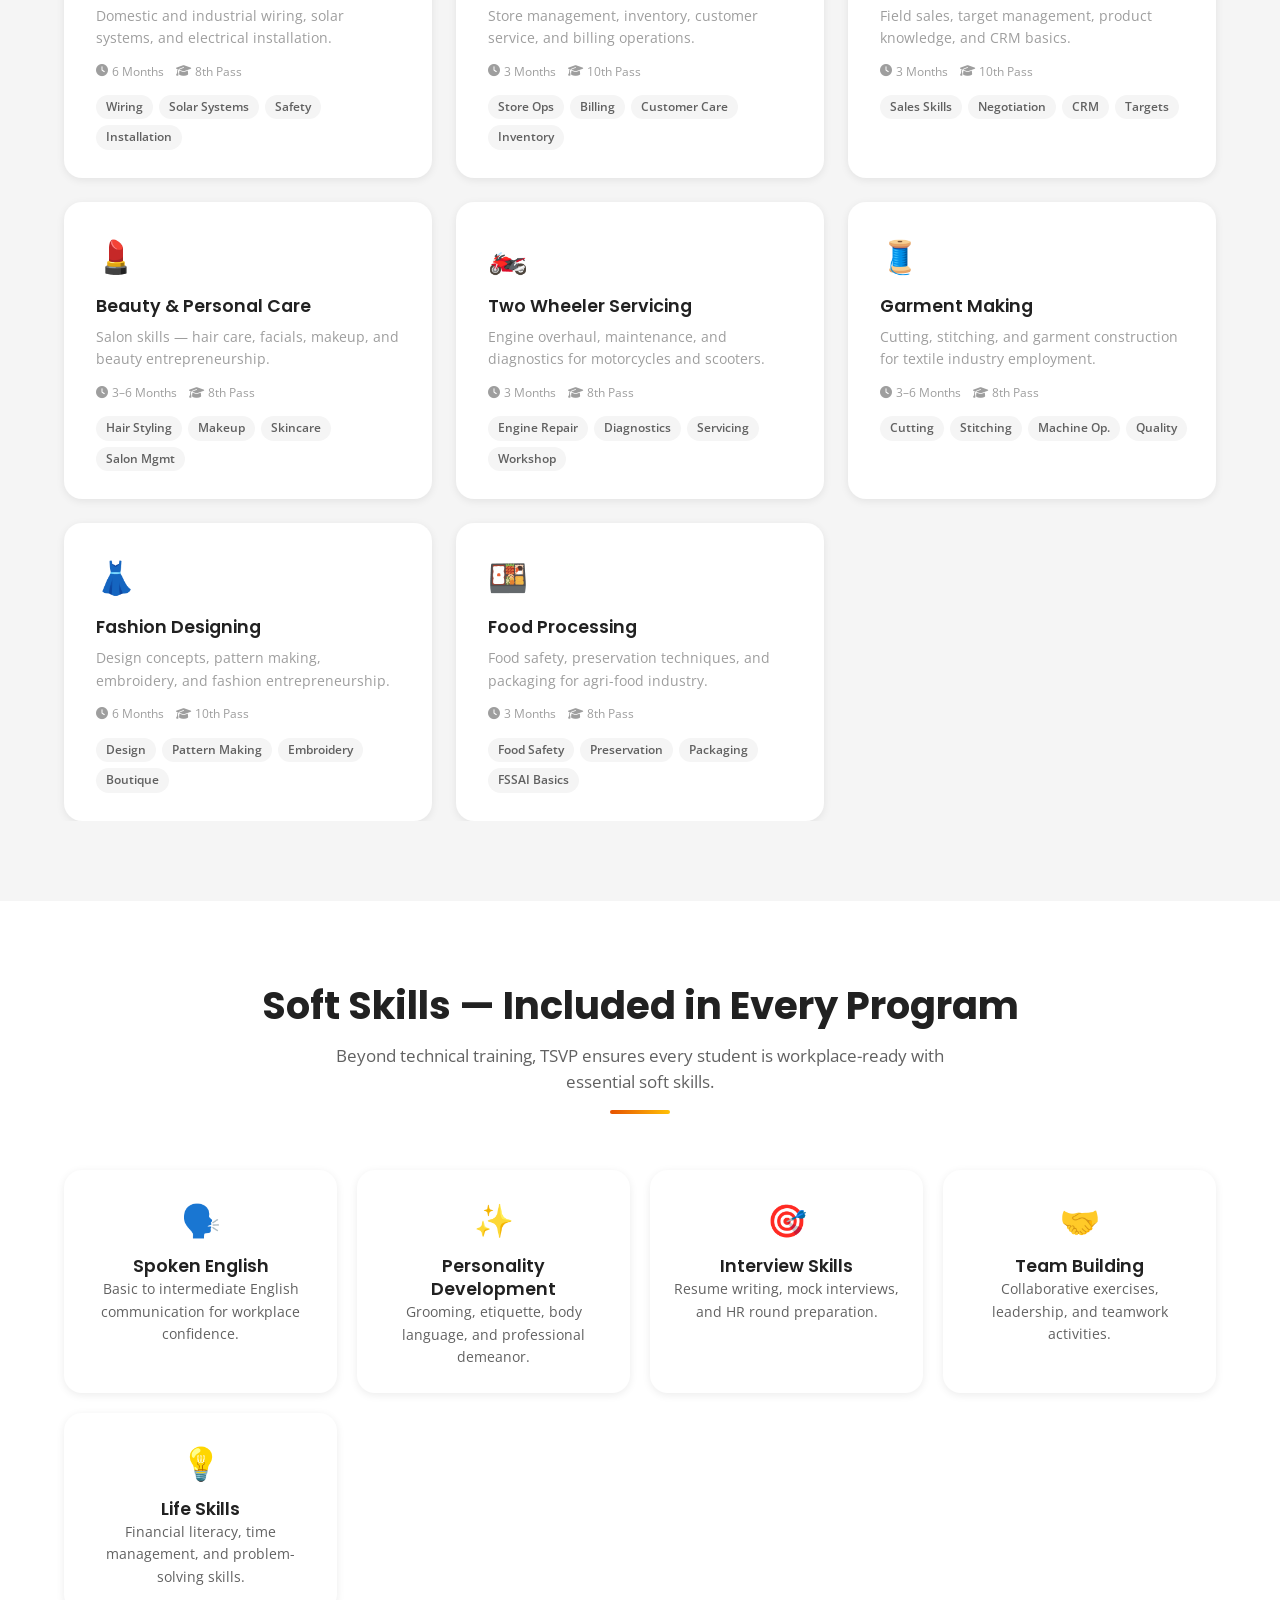
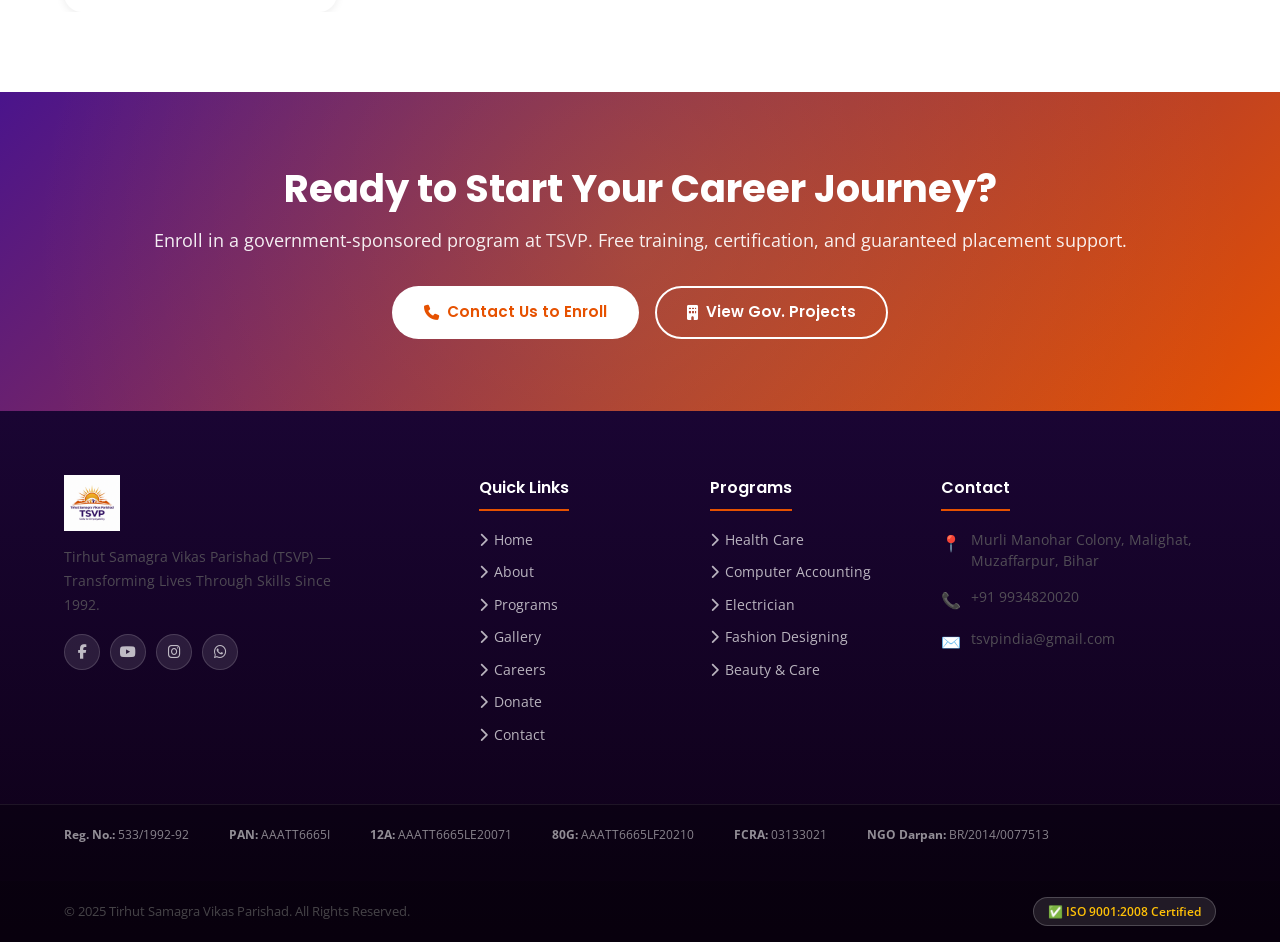
<file: programs.html>
<!DOCTYPE html>
<html lang="en">

<head>
    <meta charset="UTF-8" />
    <meta name="viewport" content="width=device-width, initial-scale=1.0" />
    <title>Programs — TSVP Skill Academy | Vocational Courses</title>
    <meta name="description"
        content="TSVP Skill Academy offers 14+ vocational courses including Healthcare GDA, Computer Accounting, Electrician, Fashion Designing, and more — with placement support." />
    <link rel="stylesheet" href="css/style.css?v=2" />
    <link rel="stylesheet" href="https://cdnjs.cloudflare.com/ajax/libs/font-awesome/6.5.0/css/all.min.css" />
</head>

<body>

    <!-- NAVBAR -->
    <nav class="navbar">
        <div class="container">
            <a href="index.html" class="navbar-brand">
                <img src="images/logo.png" alt="TSVP Logo" />
                <div class="navbar-brand-text">
                    <span class="brand-name">TSVP India</span>
                    <span class="brand-tagline">Skills for Employability</span>
                </div>
            </a>
            <ul class="navbar-nav">
                <li><a href="index.html">Home</a></li>
                <li><a href="about.html">About</a></li>
                <li><a href="programs.html">Programs</a></li>
                <li><a href="projects.html">Gov. Projects</a></li>
                <li><a href="gallery.html">Gallery</a></li>
                <li><a href="news.html">News</a></li>
                <li><a href="verify.html">Verify</a></li>
                <li><a href="careers.html">Careers</a></li>
                <li><a href="contact.html">Contact</a></li>
                <li><a href="donate.html" class="navbar-donate-btn">❤️ Donate</a></li>
            </ul>
            <button class="hamburger" aria-label="Toggle menu"><span></span><span></span><span></span></button>
        </div>
    </nav>
    <nav class="mobile-nav">
        <a href="index.html">🏠 Home</a>
        <a href="about.html">📋 About</a>
        <a href="programs.html">📚 Programs</a>
        <a href="projects.html">🏛️ Gov. Projects</a>
        <a href="gallery.html">🖼️ Gallery</a>
        <a href="news.html">📰 News &amp; Events</a>
        <a href="verify.html">✅ Verify Certificate</a>
        <a href="careers.html">💼 Careers</a>
        <a href="contact.html">📞 Contact</a>
        <a href="donate.html">❤️ Donate Now</a>
    </nav>

    <div class="page-offset"></div>
    <section class="page-hero">
        <div class="page-hero-content container">
            <h1>TSVP Skill Academy</h1>
            <p>14 industry-aligned vocational programs designed to make youth Eduployable — Educated + Employable</p>
            <div class="breadcrumb">
                <a href="index.html">Home</a>
                <span class="sep">›</span>
                <span class="current">Programs</span>
            </div>
        </div>
    </section>

    <!-- INTRO BANNER -->
    <section
        style="background:linear-gradient(135deg,rgba(230,81,0,0.06),rgba(74,20,140,0.06));padding:40px 0;border-bottom:1px solid var(--border);">
        <div class="container"
            style="display:grid;grid-template-columns:repeat(auto-fit,minmax(200px,1fr));gap:24px;text-align:center;">
            <div>
                <div style="font-size:2rem;font-weight:800;color:var(--primary);font-family:'Poppins',sans-serif;">14+
                </div>
                <div style="font-size:0.88rem;color:var(--text-muted);margin-top:4px;">Vocational Programs</div>
            </div>
            <div>
                <div style="font-size:2rem;font-weight:800;color:var(--secondary);font-family:'Poppins',sans-serif;">3–6
                </div>
                <div style="font-size:0.88rem;color:var(--text-muted);margin-top:4px;">Months Duration</div>
            </div>
            <div>
                <div style="font-size:2rem;font-weight:800;color:var(--primary);font-family:'Poppins',sans-serif;">
                    500,000+</div>
                <div style="font-size:0.88rem;color:var(--text-muted);margin-top:4px;">Trained Students</div>
            </div>
            <div>
                <div style="font-size:2rem;font-weight:800;color:var(--secondary);font-family:'Poppins',sans-serif;">
                    FREE</div>
                <div style="font-size:0.88rem;color:var(--text-muted);margin-top:4px;">Gov. Sponsored Training</div>
            </div>
        </div>
    </section>

    <!-- ALL COURSES -->
    <section class="section">
        <div class="container">
            <div class="section-header">
                <h2>All Vocational Programs</h2>
                <p>Each program includes theory, practical training, soft skills, and placement support.
                    Government-sponsored for eligible candidates.</p>
                <div class="title-line"></div>
            </div>
            <div class="programs-full-grid">

                <div class="course-card">
                    <div class="course-icon">🏥</div>
                    <h4>Health Care / GDA</h4>
                    <p style="font-size:0.88rem;color:var(--text-muted);">General Duty Assistant trained in clinical
                        skills with hospital field visits.</p>
                    <div class="course-meta">
                        <span class="course-meta-tag"><i class="fas fa-clock"></i> 6 Months</span>
                        <span class="course-meta-tag"><i class="fas fa-graduation-cap"></i> 8th Pass</span>
                    </div>
                    <div class="course-skills">
                        <span class="skill-tag">Patient Care</span>
                        <span class="skill-tag">First Aid</span>
                        <span class="skill-tag">Hygiene</span>
                        <span class="skill-tag">Clinical Basics</span>
                    </div>
                </div>

                <div class="course-card">
                    <div class="course-icon">💻</div>
                    <h4>Professional Computer Accounting</h4>
                    <p style="font-size:0.88rem;color:var(--text-muted);">Tally, Excel, GST filing, and financial
                        accounting for commerce jobs.</p>
                    <div class="course-meta">
                        <span class="course-meta-tag"><i class="fas fa-clock"></i> 3–6 Months</span>
                        <span class="course-meta-tag"><i class="fas fa-graduation-cap"></i> 10th Pass</span>
                    </div>
                    <div class="course-skills">
                        <span class="skill-tag">Tally ERP</span>
                        <span class="skill-tag">MS Excel</span>
                        <span class="skill-tag">GST Filing</span>
                        <span class="skill-tag">Banking Basics</span>
                    </div>
                </div>

                <div class="course-card">
                    <div class="course-icon">📱</div>
                    <h4>Mobile Phone Repairing</h4>
                    <p style="font-size:0.88rem;color:var(--text-muted);">Hardware and software repair skills for
                        smartphones and feature phones.</p>
                    <div class="course-meta">
                        <span class="course-meta-tag"><i class="fas fa-clock"></i> 3 Months</span>
                        <span class="course-meta-tag"><i class="fas fa-graduation-cap"></i> 8th Pass</span>
                    </div>
                    <div class="course-skills">
                        <span class="skill-tag">Hardware Repair</span>
                        <span class="skill-tag">Software Fix</span>
                        <span class="skill-tag">Circuit Board</span>
                        <span class="skill-tag">Tools</span>
                    </div>
                </div>

                <div class="course-card">
                    <div class="course-icon">🖥️</div>
                    <h4>Hardware &amp; Networking</h4>
                    <p style="font-size:0.88rem;color:var(--text-muted);">Computer assembly, troubleshooting, and
                        network setup skills.</p>
                    <div class="course-meta">
                        <span class="course-meta-tag"><i class="fas fa-clock"></i> 3–6 Months</span>
                        <span class="course-meta-tag"><i class="fas fa-graduation-cap"></i> 10th Pass</span>
                    </div>
                    <div class="course-skills">
                        <span class="skill-tag">PC Assembly</span>
                        <span class="skill-tag">Networking</span>
                        <span class="skill-tag">LAN/WAN</span>
                        <span class="skill-tag">Troubleshoot</span>
                    </div>
                </div>

                <div class="course-card">
                    <div class="course-icon">🔧</div>
                    <h4>Multi Skills</h4>
                    <p style="font-size:0.88rem;color:var(--text-muted);">A combined program covering basic electrical,
                        plumbing, and construction skills.</p>
                    <div class="course-meta">
                        <span class="course-meta-tag"><i class="fas fa-clock"></i> 3 Months</span>
                        <span class="course-meta-tag"><i class="fas fa-graduation-cap"></i> 8th Pass</span>
                    </div>
                    <div class="course-skills">
                        <span class="skill-tag">Electrical</span>
                        <span class="skill-tag">Plumbing</span>
                        <span class="skill-tag">Carpentry</span>
                        <span class="skill-tag">Maintenance</span>
                    </div>
                </div>

                <div class="course-card">
                    <div class="course-icon">🏨</div>
                    <h4>Hospitality &amp; Tourism</h4>
                    <p style="font-size:0.88rem;color:var(--text-muted);">Hotel operations, food &amp; beverage service,
                        and front office management.</p>
                    <div class="course-meta">
                        <span class="course-meta-tag"><i class="fas fa-clock"></i> 6 Months</span>
                        <span class="course-meta-tag"><i class="fas fa-graduation-cap"></i> 10th Pass</span>
                    </div>
                    <div class="course-skills">
                        <span class="skill-tag">Front Office</span>
                        <span class="skill-tag">F&amp;B Service</span>
                        <span class="skill-tag">Housekeeping</span>
                        <span class="skill-tag">Tourism</span>
                    </div>
                </div>

                <div class="course-card">
                    <div class="course-icon">⚡</div>
                    <h4>Electrician</h4>
                    <p style="font-size:0.88rem;color:var(--text-muted);">Domestic and industrial wiring, solar systems,
                        and electrical installation.</p>
                    <div class="course-meta">
                        <span class="course-meta-tag"><i class="fas fa-clock"></i> 6 Months</span>
                        <span class="course-meta-tag"><i class="fas fa-graduation-cap"></i> 8th Pass</span>
                    </div>
                    <div class="course-skills">
                        <span class="skill-tag">Wiring</span>
                        <span class="skill-tag">Solar Systems</span>
                        <span class="skill-tag">Safety</span>
                        <span class="skill-tag">Installation</span>
                    </div>
                </div>

                <div class="course-card">
                    <div class="course-icon">🛒</div>
                    <h4>Retail Management</h4>
                    <p style="font-size:0.88rem;color:var(--text-muted);">Store management, inventory, customer service,
                        and billing operations.</p>
                    <div class="course-meta">
                        <span class="course-meta-tag"><i class="fas fa-clock"></i> 3 Months</span>
                        <span class="course-meta-tag"><i class="fas fa-graduation-cap"></i> 10th Pass</span>
                    </div>
                    <div class="course-skills">
                        <span class="skill-tag">Store Ops</span>
                        <span class="skill-tag">Billing</span>
                        <span class="skill-tag">Customer Care</span>
                        <span class="skill-tag">Inventory</span>
                    </div>
                </div>

                <div class="course-card">
                    <div class="course-icon">📊</div>
                    <h4>Sales Management</h4>
                    <p style="font-size:0.88rem;color:var(--text-muted);">Field sales, target management, product
                        knowledge, and CRM basics.</p>
                    <div class="course-meta">
                        <span class="course-meta-tag"><i class="fas fa-clock"></i> 3 Months</span>
                        <span class="course-meta-tag"><i class="fas fa-graduation-cap"></i> 10th Pass</span>
                    </div>
                    <div class="course-skills">
                        <span class="skill-tag">Sales Skills</span>
                        <span class="skill-tag">Negotiation</span>
                        <span class="skill-tag">CRM</span>
                        <span class="skill-tag">Targets</span>
                    </div>
                </div>

                <div class="course-card">
                    <div class="course-icon">💄</div>
                    <h4>Beauty &amp; Personal Care</h4>
                    <p style="font-size:0.88rem;color:var(--text-muted);">Salon skills — hair care, facials, makeup, and
                        beauty entrepreneurship.</p>
                    <div class="course-meta">
                        <span class="course-meta-tag"><i class="fas fa-clock"></i> 3–6 Months</span>
                        <span class="course-meta-tag"><i class="fas fa-graduation-cap"></i> 8th Pass</span>
                    </div>
                    <div class="course-skills">
                        <span class="skill-tag">Hair Styling</span>
                        <span class="skill-tag">Makeup</span>
                        <span class="skill-tag">Skincare</span>
                        <span class="skill-tag">Salon Mgmt</span>
                    </div>
                </div>

                <div class="course-card">
                    <div class="course-icon">🏍️</div>
                    <h4>Two Wheeler Servicing</h4>
                    <p style="font-size:0.88rem;color:var(--text-muted);">Engine overhaul, maintenance, and diagnostics
                        for motorcycles and scooters.</p>
                    <div class="course-meta">
                        <span class="course-meta-tag"><i class="fas fa-clock"></i> 3 Months</span>
                        <span class="course-meta-tag"><i class="fas fa-graduation-cap"></i> 8th Pass</span>
                    </div>
                    <div class="course-skills">
                        <span class="skill-tag">Engine Repair</span>
                        <span class="skill-tag">Diagnostics</span>
                        <span class="skill-tag">Servicing</span>
                        <span class="skill-tag">Workshop</span>
                    </div>
                </div>

                <div class="course-card">
                    <div class="course-icon">🧵</div>
                    <h4>Garment Making</h4>
                    <p style="font-size:0.88rem;color:var(--text-muted);">Cutting, stitching, and garment construction
                        for textile industry employment.</p>
                    <div class="course-meta">
                        <span class="course-meta-tag"><i class="fas fa-clock"></i> 3–6 Months</span>
                        <span class="course-meta-tag"><i class="fas fa-graduation-cap"></i> 8th Pass</span>
                    </div>
                    <div class="course-skills">
                        <span class="skill-tag">Cutting</span>
                        <span class="skill-tag">Stitching</span>
                        <span class="skill-tag">Machine Op.</span>
                        <span class="skill-tag">Quality</span>
                    </div>
                </div>

                <div class="course-card">
                    <div class="course-icon">👗</div>
                    <h4>Fashion Designing</h4>
                    <p style="font-size:0.88rem;color:var(--text-muted);">Design concepts, pattern making, embroidery,
                        and fashion entrepreneurship.</p>
                    <div class="course-meta">
                        <span class="course-meta-tag"><i class="fas fa-clock"></i> 6 Months</span>
                        <span class="course-meta-tag"><i class="fas fa-graduation-cap"></i> 10th Pass</span>
                    </div>
                    <div class="course-skills">
                        <span class="skill-tag">Design</span>
                        <span class="skill-tag">Pattern Making</span>
                        <span class="skill-tag">Embroidery</span>
                        <span class="skill-tag">Boutique</span>
                    </div>
                </div>

                <div class="course-card">
                    <div class="course-icon">🍱</div>
                    <h4>Food Processing</h4>
                    <p style="font-size:0.88rem;color:var(--text-muted);">Food safety, preservation techniques, and
                        packaging for agri-food industry.</p>
                    <div class="course-meta">
                        <span class="course-meta-tag"><i class="fas fa-clock"></i> 3 Months</span>
                        <span class="course-meta-tag"><i class="fas fa-graduation-cap"></i> 8th Pass</span>
                    </div>
                    <div class="course-skills">
                        <span class="skill-tag">Food Safety</span>
                        <span class="skill-tag">Preservation</span>
                        <span class="skill-tag">Packaging</span>
                        <span class="skill-tag">FSSAI Basics</span>
                    </div>
                </div>

            </div>
        </div>
    </section>

    <!-- SOFT SKILLS INCLUDED -->
    <section class="section section-alt">
        <div class="container">
            <div class="section-header">
                <h2>Soft Skills — Included in Every Program</h2>
                <p>Beyond technical training, TSVP ensures every student is workplace-ready with essential soft skills.
                </p>
                <div class="title-line"></div>
            </div>
            <div style="display:grid;grid-template-columns:repeat(auto-fit,minmax(220px,1fr));gap:20px;">
                <div class="card" style="padding:24px;text-align:center;">
                    <div style="font-size:2rem;margin-bottom:10px;">🗣️</div>
                    <h4>Spoken English</h4>
                    <p style="font-size:0.88rem;">Basic to intermediate English communication for workplace confidence.
                    </p>
                </div>
                <div class="card" style="padding:24px;text-align:center;">
                    <div style="font-size:2rem;margin-bottom:10px;">✨</div>
                    <h4>Personality Development</h4>
                    <p style="font-size:0.88rem;">Grooming, etiquette, body language, and professional demeanor.</p>
                </div>
                <div class="card" style="padding:24px;text-align:center;">
                    <div style="font-size:2rem;margin-bottom:10px;">🎯</div>
                    <h4>Interview Skills</h4>
                    <p style="font-size:0.88rem;">Resume writing, mock interviews, and HR round preparation.</p>
                </div>
                <div class="card" style="padding:24px;text-align:center;">
                    <div style="font-size:2rem;margin-bottom:10px;">🤝</div>
                    <h4>Team Building</h4>
                    <p style="font-size:0.88rem;">Collaborative exercises, leadership, and teamwork activities.</p>
                </div>
                <div class="card" style="padding:24px;text-align:center;">
                    <div style="font-size:2rem;margin-bottom:10px;">💡</div>
                    <h4>Life Skills</h4>
                    <p style="font-size:0.88rem;">Financial literacy, time management, and problem-solving skills.</p>
                </div>
            </div>
        </div>
    </section>

    <!-- CTA -->
    <section class="donate-banner">
        <div class="container" style="position:relative;z-index:1;">
            <h2>Ready to Start Your Career Journey?</h2>
            <p>Enroll in a government-sponsored program at TSVP. Free training, certification, and guaranteed placement
                support.</p>
            <div class="btn-group">
                <a href="contact.html" class="btn btn-white"><i class="fas fa-phone"></i> Contact Us to Enroll</a>
                <a href="projects.html" class="btn btn-outline-white"><i class="fas fa-building"></i> View Gov.
                    Projects</a>
            </div>
        </div>
    </section>

    <!-- FOOTER -->
    <footer class="footer">
        <div class="container">
            <div class="footer-grid">
                <div class="footer-brand">
                    <img src="images/logo.png" alt="TSVP India Logo" />
                    <p>Tirhut Samagra Vikas Parishad (TSVP) — Transforming Lives Through Skills Since 1992.</p>
                    <div class="footer-social">
                        <a href="https://www.facebook.com/tirhutsamagravikasparishad" target="_blank"
                            aria-label="Facebook"><i class="fab fa-facebook-f"></i></a>

                        <a href="https://www.youtube.com/@tsvpindia" target="_blank" aria-label="YouTube"><i
                                class="fab fa-youtube"></i></a>
                        <a href="https://www.instagram.com/tsvpindia/" target="_blank" aria-label="Instagram"><i
                                class="fab fa-instagram"></i></a>
                        <a href="https://wa.me/919934820020" aria-label="WhatsApp"><i class="fab fa-whatsapp"></i></a>
                    </div>
                </div>
                <div class="footer-col">
                    <h5>Quick Links</h5>
                    <ul>
                        <li><a href="index.html"><i class="fas fa-chevron-right"></i> Home</a></li>
                        <li><a href="about.html"><i class="fas fa-chevron-right"></i> About</a></li>
                        <li><a href="programs.html"><i class="fas fa-chevron-right"></i> Programs</a></li>
                        <li><a href="gallery.html"><i class="fas fa-chevron-right"></i> Gallery</a></li>
                        <li><a href="careers.html"><i class="fas fa-chevron-right"></i> Careers</a></li>
                        <li><a href="donate.html"><i class="fas fa-chevron-right"></i> Donate</a></li>
                        <li><a href="contact.html"><i class="fas fa-chevron-right"></i> Contact</a></li>
                    </ul>
                </div>
                <div class="footer-col">
                    <h5>Programs</h5>
                    <ul>
                        <li><a href="programs.html"><i class="fas fa-chevron-right"></i> Health Care</a></li>
                        <li><a href="programs.html"><i class="fas fa-chevron-right"></i> Computer Accounting</a></li>
                        <li><a href="programs.html"><i class="fas fa-chevron-right"></i> Electrician</a></li>
                        <li><a href="programs.html"><i class="fas fa-chevron-right"></i> Fashion Designing</a></li>
                        <li><a href="programs.html"><i class="fas fa-chevron-right"></i> Beauty &amp; Care</a></li>
                    </ul>
                </div>
                <div class="footer-col">
                    <h5>Contact</h5>
                    <div class="footer-contact-item"><span class="icon">📍</span>
                        <p>Murli Manohar Colony, Malighat, Muzaffarpur, Bihar</p>
                    </div>
                    <div class="footer-contact-item"><span class="icon">📞</span>
                        <p><a href="tel:+919934820020" style="color:inherit;">+91 9934820020</a></p>
                    </div>
                    <div class="footer-contact-item"><span class="icon">✉️</span>
                        <p><a href="mailto:tsvpindia@gmail.com" style="color:inherit;">tsvpindia@gmail.com</a></p>
                    </div>
                </div>
            </div>
        </div>
        <div class="footer-reg">
            <div class="container">
                <div class="footer-reg-grid">
                    <div class="footer-reg-item"><strong>Reg. No.:</strong> 533/1992-92</div>
                    <div class="footer-reg-item"><strong>PAN:</strong> AAATT6665I</div>
                    <div class="footer-reg-item"><strong>12A:</strong> AAATT6665LE20071</div>
                    <div class="footer-reg-item"><strong>80G:</strong> AAATT6665LF20210</div>
                    <div class="footer-reg-item"><strong>FCRA:</strong> 03133021</div>
                    <div class="footer-reg-item"><strong>NGO Darpan:</strong> BR/2014/0077513</div>
                </div>
            </div>
        </div>
        <div class="footer-bottom">
            <div class="container"
                style="display:flex;justify-content:space-between;align-items:center;flex-wrap:wrap;gap:10px;">
                <p>© 2025 Tirhut Samagra Vikas Parishad. All Rights Reserved.</p>
                <span class="iso-badge">✅ ISO 9001:2008 Certified</span>
            </div>
        </div>
    </footer>

    <a href="https://wa.me/919934820020" class="whatsapp-btn" target="_blank" aria-label="WhatsApp"><i
            class="fab fa-whatsapp"></i></a>
    <button class="back-top-btn" aria-label="Back to top"><i class="fas fa-chevron-up"></i></button>
    <script src="js/main.js"></script>
</body>

</html>
</file>
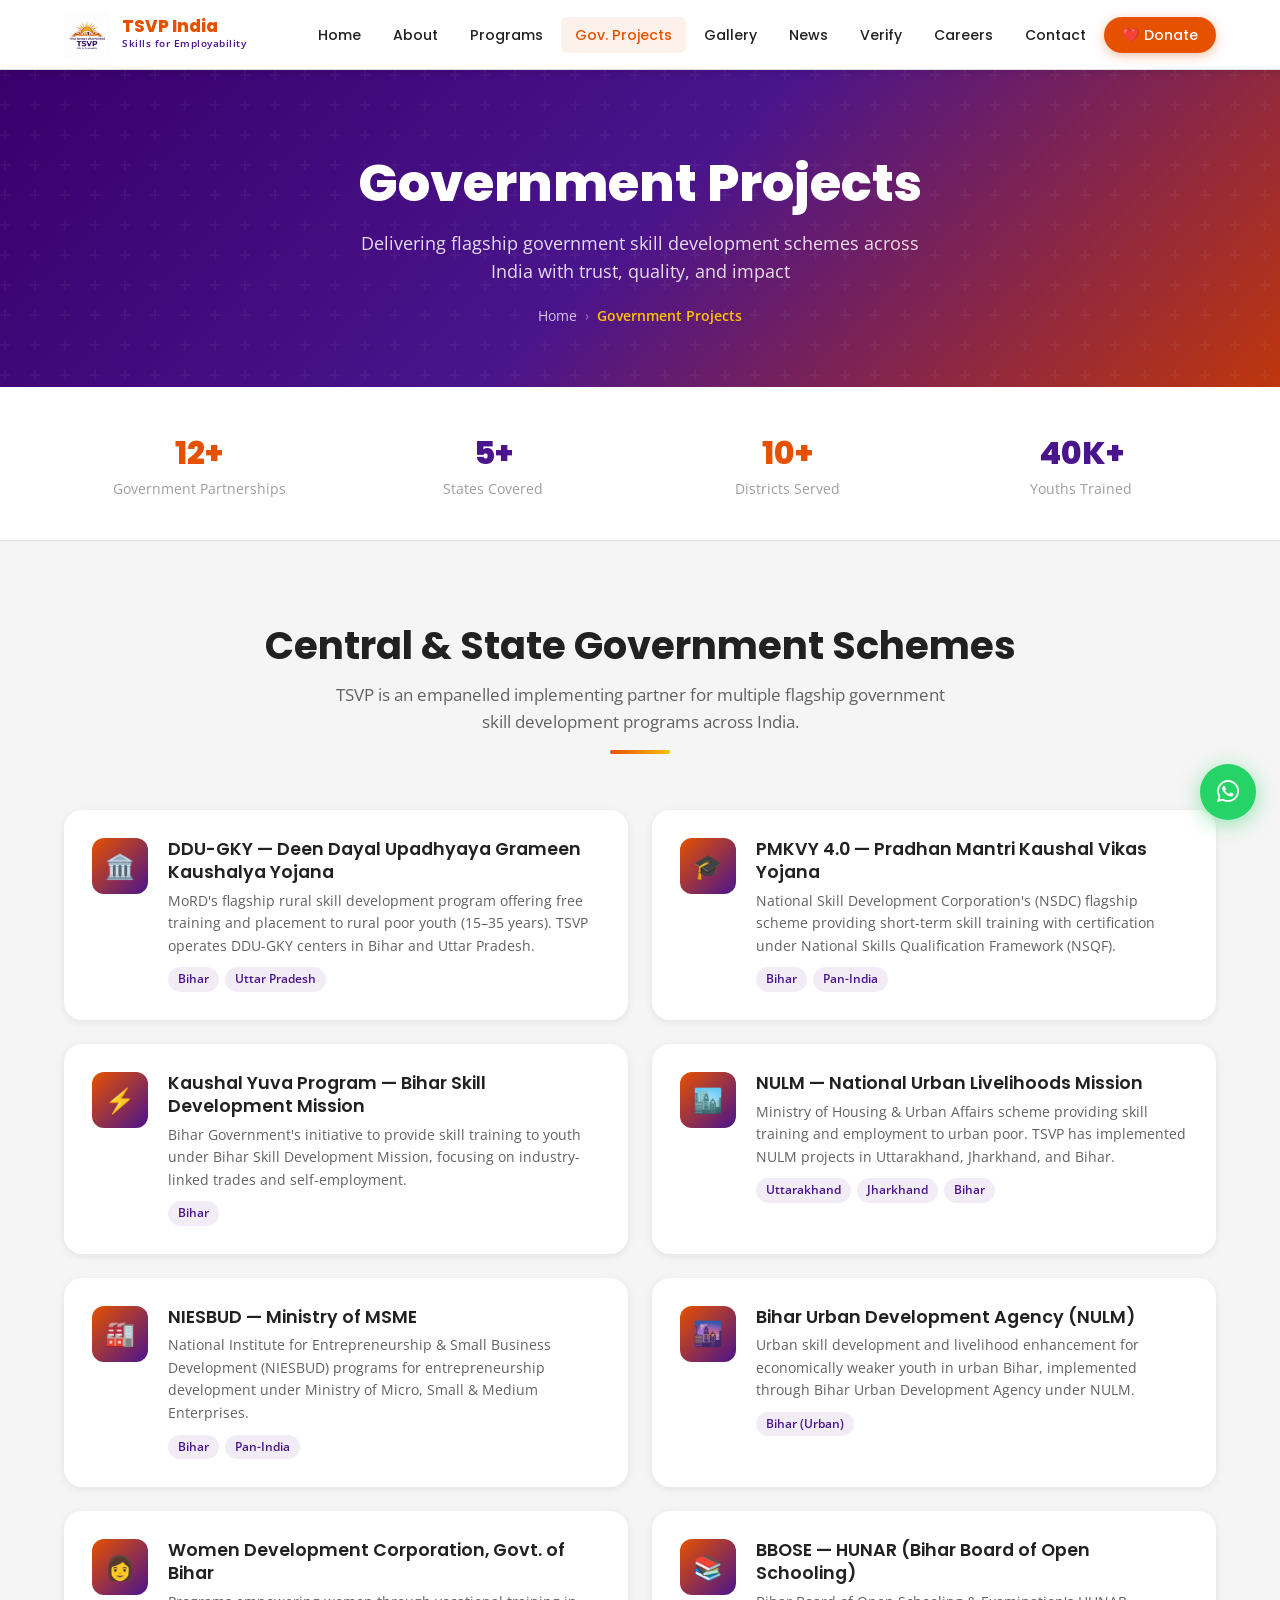
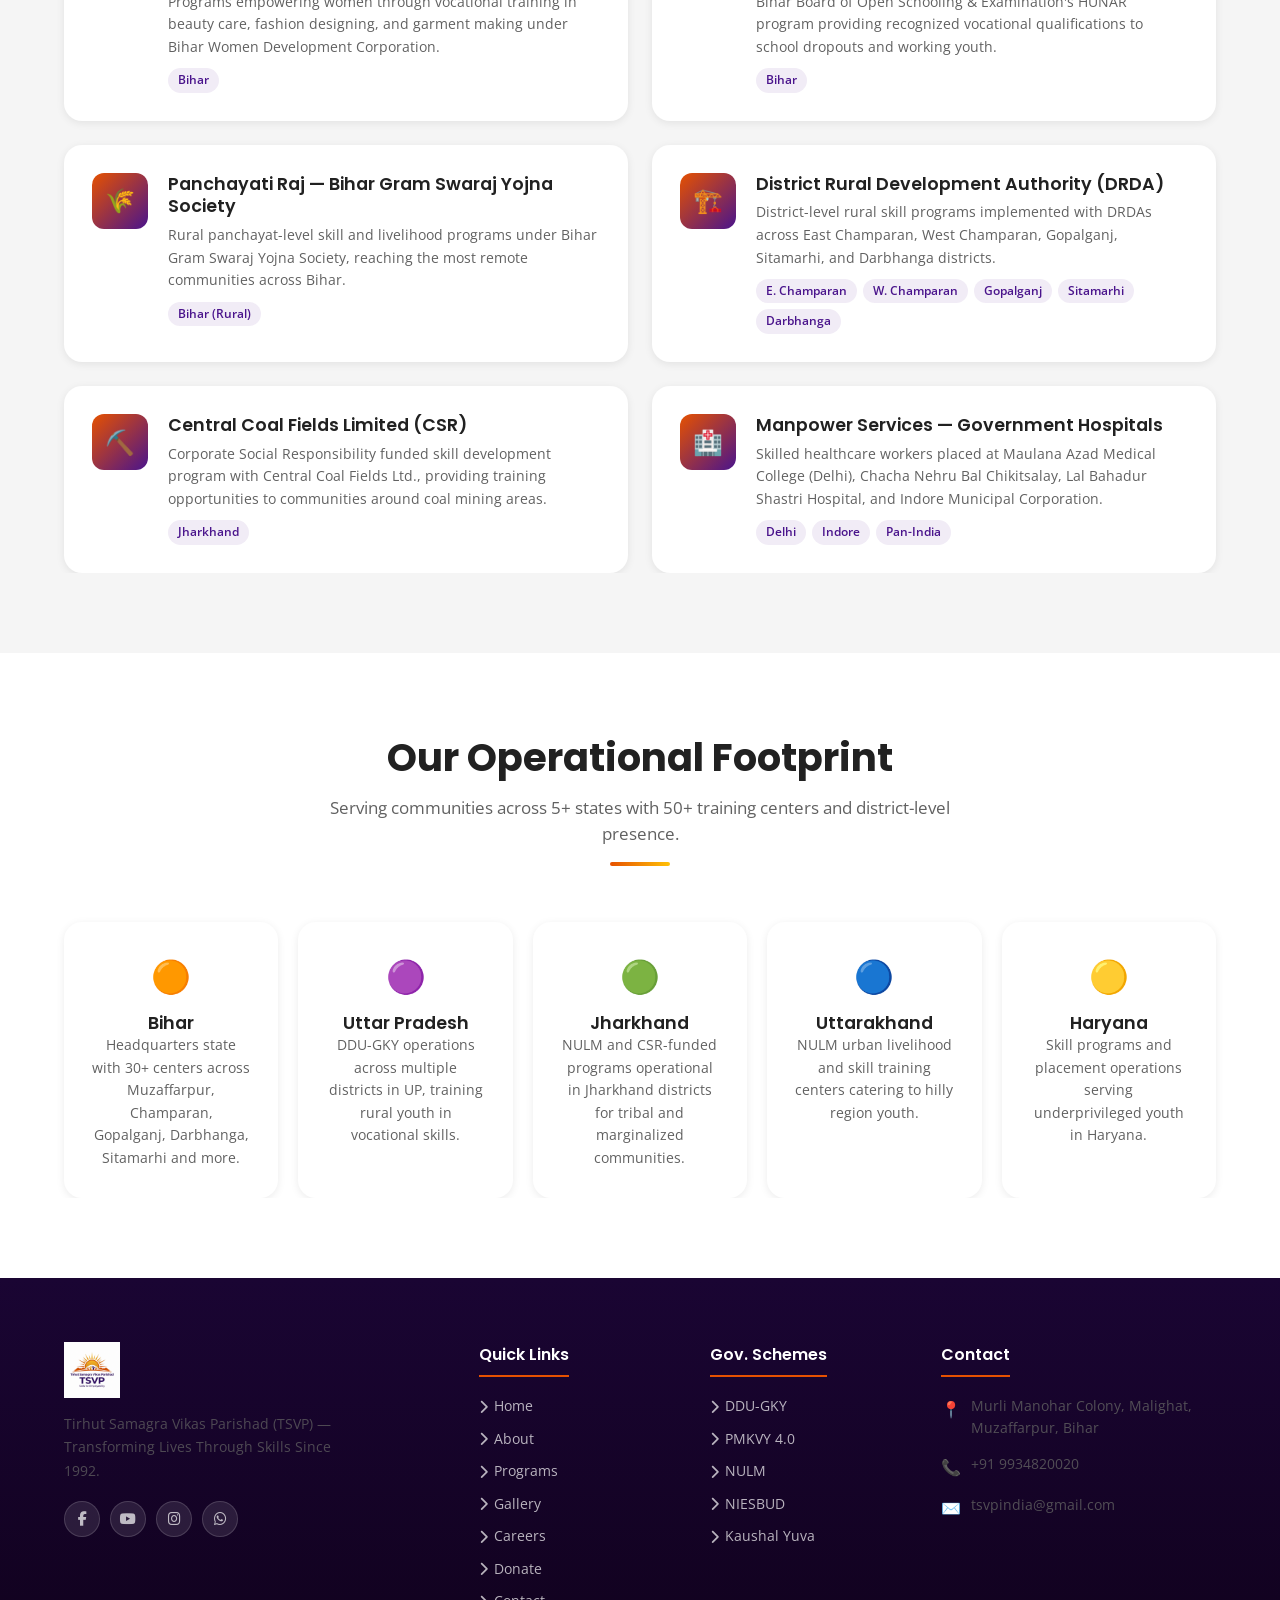
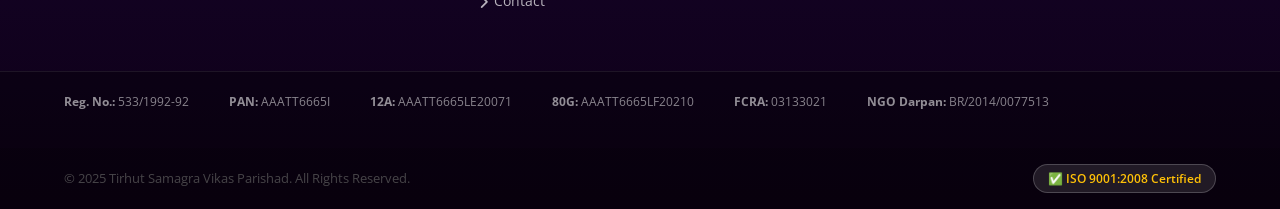
<file: projects.html>
<!DOCTYPE html>
<html lang="en">

<head>
    <meta charset="UTF-8" />
    <meta name="viewport" content="width=device-width, initial-scale=1.0" />
    <title>Government Projects — TSVP India | DDU-GKY, PMKVY, NULM & More</title>
    <meta name="description"
        content="TSVP India partners with DDU-GKY, PMKVY 4.0, NULM, NIESBUD, and other government schemes to deliver free skill training across Bihar, UP, Jharkhand, and more." />
    <link rel="stylesheet" href="css/style.css?v=2" />
    <link rel="stylesheet" href="https://cdnjs.cloudflare.com/ajax/libs/font-awesome/6.5.0/css/all.min.css" />
</head>

<body>

    <!-- NAVBAR -->
    <nav class="navbar">
        <div class="container">
            <a href="index.html" class="navbar-brand">
                <img src="images/logo.png" alt="TSVP Logo" />
                <div class="navbar-brand-text">
                    <span class="brand-name">TSVP India</span>
                    <span class="brand-tagline">Skills for Employability</span>
                </div>
            </a>
            <ul class="navbar-nav">
                <li><a href="index.html">Home</a></li>
                <li><a href="about.html">About</a></li>
                <li><a href="programs.html">Programs</a></li>
                <li><a href="projects.html">Gov. Projects</a></li>
                <li><a href="gallery.html">Gallery</a></li>
                <li><a href="news.html">News</a></li>
                <li><a href="verify.html">Verify</a></li>
                <li><a href="careers.html">Careers</a></li>
                <li><a href="contact.html">Contact</a></li>
                <li><a href="donate.html" class="navbar-donate-btn">❤️ Donate</a></li>
            </ul>
            <button class="hamburger" aria-label="Toggle menu"><span></span><span></span><span></span></button>
        </div>
    </nav>
    <nav class="mobile-nav">
        <a href="index.html">🏠 Home</a><a href="about.html">📋 About</a>
        <a href="programs.html">📚 Programs</a><a href="projects.html">🏛️ Gov. Projects</a>
        <a href="gallery.html">🖼️ Gallery</a><a href="news.html">📰 News</a>
        <a href="verify.html">✅ Verify Certificate</a>
        <a href="careers.html">💼 Careers</a>
        <a href="contact.html">📞 Contact</a><a href="donate.html">❤️ Donate Now</a>
    </nav>

    <div class="page-offset"></div>
    <section class="page-hero">
        <div class="page-hero-content container">
            <h1>Government Projects</h1>
            <p>Delivering flagship government skill development schemes across India with trust, quality, and impact</p>
            <div class="breadcrumb">
                <a href="index.html">Home</a><span class="sep">›</span><span class="current">Government Projects</span>
            </div>
        </div>
    </section>

    <!-- STATS -->
    <section style="background:var(--white);padding:40px 0;border-bottom:1px solid var(--border);">
        <div class="container"
            style="display:grid;grid-template-columns:repeat(auto-fit,minmax(180px,1fr));gap:24px;text-align:center;">
            <div>
                <div style="font-size:2rem;font-weight:800;color:var(--primary);font-family:'Poppins',sans-serif;">12+
                </div>
                <div style="font-size:0.85rem;color:var(--text-muted);">Government Partnerships</div>
            </div>
            <div>
                <div style="font-size:2rem;font-weight:800;color:var(--secondary);font-family:'Poppins',sans-serif;">5+
                </div>
                <div style="font-size:0.85rem;color:var(--text-muted);">States Covered</div>
            </div>
            <div>
                <div style="font-size:2rem;font-weight:800;color:var(--primary);font-family:'Poppins',sans-serif;">10+
                </div>
                <div style="font-size:0.85rem;color:var(--text-muted);">Districts Served</div>
            </div>
            <div>
                <div style="font-size:2rem;font-weight:800;color:var(--secondary);font-family:'Poppins',sans-serif;">
                    40K+</div>
                <div style="font-size:0.85rem;color:var(--text-muted);">Youths Trained</div>
            </div>
        </div>
    </section>

    <!-- MAJOR PROJECTS -->
    <section class="section">
        <div class="container">
            <div class="section-header">
                <h2>Central &amp; State Government Schemes</h2>
                <p>TSVP is an empanelled implementing partner for multiple flagship government skill development
                    programs across India.</p>
                <div class="title-line"></div>
            </div>
            <div class="projects-grid">

                <div class="project-card">
                    <div class="proj-icon">🏛️</div>
                    <div>
                        <h4>DDU-GKY — Deen Dayal Upadhyaya Grameen Kaushalya Yojana</h4>
                        <p>MoRD's flagship rural skill development program offering free training and placement to rural
                            poor youth (15–35 years). TSVP operates DDU-GKY centers in Bihar and Uttar Pradesh.</p>
                        <div class="project-states">
                            <span class="state-tag">Bihar</span><span class="state-tag">Uttar Pradesh</span>
                        </div>
                    </div>
                </div>

                <div class="project-card">
                    <div class="proj-icon">🎓</div>
                    <div>
                        <h4>PMKVY 4.0 — Pradhan Mantri Kaushal Vikas Yojana</h4>
                        <p>National Skill Development Corporation's (NSDC) flagship scheme providing short-term skill
                            training with certification under National Skills Qualification Framework (NSQF).</p>
                        <div class="project-states">
                            <span class="state-tag">Bihar</span><span class="state-tag">Pan-India</span>
                        </div>
                    </div>
                </div>

                <div class="project-card">
                    <div class="proj-icon">⚡</div>
                    <div>
                        <h4>Kaushal Yuva Program — Bihar Skill Development Mission</h4>
                        <p>Bihar Government's initiative to provide skill training to youth under Bihar Skill
                            Development Mission, focusing on industry-linked trades and self-employment.</p>
                        <div class="project-states">
                            <span class="state-tag">Bihar</span>
                        </div>
                    </div>
                </div>

                <div class="project-card">
                    <div class="proj-icon">🏙️</div>
                    <div>
                        <h4>NULM — National Urban Livelihoods Mission</h4>
                        <p>Ministry of Housing &amp; Urban Affairs scheme providing skill training and employment to
                            urban poor. TSVP has implemented NULM projects in Uttarakhand, Jharkhand, and Bihar.</p>
                        <div class="project-states">
                            <span class="state-tag">Uttarakhand</span><span class="state-tag">Jharkhand</span><span
                                class="state-tag">Bihar</span>
                        </div>
                    </div>
                </div>

                <div class="project-card">
                    <div class="proj-icon">🏭</div>
                    <div>
                        <h4>NIESBUD — Ministry of MSME</h4>
                        <p>National Institute for Entrepreneurship &amp; Small Business Development (NIESBUD) programs
                            for entrepreneurship development under Ministry of Micro, Small &amp; Medium Enterprises.
                        </p>
                        <div class="project-states">
                            <span class="state-tag">Bihar</span><span class="state-tag">Pan-India</span>
                        </div>
                    </div>
                </div>

                <div class="project-card">
                    <div class="proj-icon">🌆</div>
                    <div>
                        <h4>Bihar Urban Development Agency (NULM)</h4>
                        <p>Urban skill development and livelihood enhancement for economically weaker youth in urban
                            Bihar, implemented through Bihar Urban Development Agency under NULM.</p>
                        <div class="project-states">
                            <span class="state-tag">Bihar (Urban)</span>
                        </div>
                    </div>
                </div>

                <div class="project-card">
                    <div class="proj-icon">👩</div>
                    <div>
                        <h4>Women Development Corporation, Govt. of Bihar</h4>
                        <p>Programs empowering women through vocational training in beauty care, fashion designing, and
                            garment making under Bihar Women Development Corporation.</p>
                        <div class="project-states">
                            <span class="state-tag">Bihar</span>
                        </div>
                    </div>
                </div>

                <div class="project-card">
                    <div class="proj-icon">📚</div>
                    <div>
                        <h4>BBOSE — HUNAR (Bihar Board of Open Schooling)</h4>
                        <p>Bihar Board of Open Schooling &amp; Examination's HUNAR program providing recognized
                            vocational qualifications to school dropouts and working youth.</p>
                        <div class="project-states">
                            <span class="state-tag">Bihar</span>
                        </div>
                    </div>
                </div>

                <div class="project-card">
                    <div class="proj-icon">🌾</div>
                    <div>
                        <h4>Panchayati Raj — Bihar Gram Swaraj Yojna Society</h4>
                        <p>Rural panchayat-level skill and livelihood programs under Bihar Gram Swaraj Yojna Society,
                            reaching the most remote communities across Bihar.</p>
                        <div class="project-states">
                            <span class="state-tag">Bihar (Rural)</span>
                        </div>
                    </div>
                </div>

                <div class="project-card">
                    <div class="proj-icon">🏗️</div>
                    <div>
                        <h4>District Rural Development Authority (DRDA)</h4>
                        <p>District-level rural skill programs implemented with DRDAs across East Champaran, West
                            Champaran, Gopalganj, Sitamarhi, and Darbhanga districts.</p>
                        <div class="project-states">
                            <span class="state-tag">E. Champaran</span><span class="state-tag">W. Champaran</span>
                            <span class="state-tag">Gopalganj</span><span class="state-tag">Sitamarhi</span><span
                                class="state-tag">Darbhanga</span>
                        </div>
                    </div>
                </div>

                <div class="project-card">
                    <div class="proj-icon">⛏️</div>
                    <div>
                        <h4>Central Coal Fields Limited (CSR)</h4>
                        <p>Corporate Social Responsibility funded skill development program with Central Coal Fields
                            Ltd., providing training opportunities to communities around coal mining areas.</p>
                        <div class="project-states">
                            <span class="state-tag">Jharkhand</span>
                        </div>
                    </div>
                </div>

                <div class="project-card">
                    <div class="proj-icon">🏥</div>
                    <div>
                        <h4>Manpower Services — Government Hospitals</h4>
                        <p>Skilled healthcare workers placed at Maulana Azad Medical College (Delhi), Chacha Nehru Bal
                            Chikitsalay, Lal Bahadur Shastri Hospital, and Indore Municipal Corporation.</p>
                        <div class="project-states">
                            <span class="state-tag">Delhi</span><span class="state-tag">Indore</span><span
                                class="state-tag">Pan-India</span>
                        </div>
                    </div>
                </div>

            </div>
        </div>
    </section>

    <!-- STATES MAP VISUAL -->
    <section class="section section-alt">
        <div class="container">
            <div class="section-header">
                <h2>Our Operational Footprint</h2>
                <p>Serving communities across 5+ states with 50+ training centers and district-level presence.</p>
                <div class="title-line"></div>
            </div>
            <div style="display:grid;grid-template-columns:repeat(auto-fit,minmax(200px,1fr));gap:20px;">
                <div class="card" style="padding:28px;text-align:center;">
                    <div style="font-size:2rem;margin-bottom:10px;">🟠</div>
                    <h4>Bihar</h4>
                    <p style="font-size:0.88rem;">Headquarters state with 30+ centers across Muzaffarpur, Champaran,
                        Gopalganj, Darbhanga, Sitamarhi and more.</p>
                </div>
                <div class="card" style="padding:28px;text-align:center;">
                    <div style="font-size:2rem;margin-bottom:10px;">🟣</div>
                    <h4>Uttar Pradesh</h4>
                    <p style="font-size:0.88rem;">DDU-GKY operations across multiple districts in UP, training rural
                        youth in vocational skills.</p>
                </div>
                <div class="card" style="padding:28px;text-align:center;">
                    <div style="font-size:2rem;margin-bottom:10px;">🟢</div>
                    <h4>Jharkhand</h4>
                    <p style="font-size:0.88rem;">NULM and CSR-funded programs operational in Jharkhand districts for
                        tribal and marginalized communities.</p>
                </div>
                <div class="card" style="padding:28px;text-align:center;">
                    <div style="font-size:2rem;margin-bottom:10px;">🔵</div>
                    <h4>Uttarakhand</h4>
                    <p style="font-size:0.88rem;">NULM urban livelihood and skill training centers catering to hilly
                        region youth.</p>
                </div>
                <div class="card" style="padding:28px;text-align:center;">
                    <div style="font-size:2rem;margin-bottom:10px;">🟡</div>
                    <h4>Haryana</h4>
                    <p style="font-size:0.88rem;">Skill programs and placement operations serving underprivileged youth
                        in Haryana.</p>
                </div>
            </div>
        </div>
    </section>

    <!-- FOOTER -->
    <footer class="footer">
        <div class="container">
            <div class="footer-grid">
                <div class="footer-brand">
                    <img src="images/logo.png" alt="TSVP India Logo" />
                    <p>Tirhut Samagra Vikas Parishad (TSVP) — Transforming Lives Through Skills Since 1992.</p>
                    <div class="footer-social">
                        <a href="https://www.facebook.com/tirhutsamagravikasparishad" target="_blank"
                            aria-label="Facebook"><i class="fab fa-facebook-f"></i></a>

                        <a href="https://www.youtube.com/@tsvpindia" target="_blank" aria-label="YouTube"><i
                                class="fab fa-youtube"></i></a>
                        <a href="https://www.instagram.com/tsvpindia/" target="_blank" aria-label="Instagram"><i
                                class="fab fa-instagram"></i></a>
                        <a href="https://wa.me/919934820020" aria-label="WhatsApp"><i class="fab fa-whatsapp"></i></a>
                    </div>
                </div>
                <div class="footer-col">
                    <h5>Quick Links</h5>
                    <ul>
                        <li><a href="index.html"><i class="fas fa-chevron-right"></i> Home</a></li>
                        <li><a href="about.html"><i class="fas fa-chevron-right"></i> About</a></li>
                        <li><a href="programs.html"><i class="fas fa-chevron-right"></i> Programs</a></li>
                        <li><a href="gallery.html"><i class="fas fa-chevron-right"></i> Gallery</a></li>
                        <li><a href="careers.html"><i class="fas fa-chevron-right"></i> Careers</a></li>
                        <li><a href="donate.html"><i class="fas fa-chevron-right"></i> Donate</a></li>
                        <li><a href="contact.html"><i class="fas fa-chevron-right"></i> Contact</a></li>
                    </ul>
                </div>
                <div class="footer-col">
                    <h5>Gov. Schemes</h5>
                    <ul>
                        <li><a href="#"><i class="fas fa-chevron-right"></i> DDU-GKY</a></li>
                        <li><a href="#"><i class="fas fa-chevron-right"></i> PMKVY 4.0</a></li>
                        <li><a href="#"><i class="fas fa-chevron-right"></i> NULM</a></li>
                        <li><a href="#"><i class="fas fa-chevron-right"></i> NIESBUD</a></li>
                        <li><a href="#"><i class="fas fa-chevron-right"></i> Kaushal Yuva</a></li>
                    </ul>
                </div>
                <div class="footer-col">
                    <h5>Contact</h5>
                    <div class="footer-contact-item"><span class="icon">📍</span>
                        <p>Murli Manohar Colony, Malighat, Muzaffarpur, Bihar</p>
                    </div>
                    <div class="footer-contact-item"><span class="icon">📞</span>
                        <p><a href="tel:+919934820020" style="color:inherit;">+91 9934820020</a></p>
                    </div>
                    <div class="footer-contact-item"><span class="icon">✉️</span>
                        <p><a href="mailto:tsvpindia@gmail.com" style="color:inherit;">tsvpindia@gmail.com</a></p>
                    </div>
                </div>
            </div>
        </div>
        <div class="footer-reg">
            <div class="container">
                <div class="footer-reg-grid">
                    <div class="footer-reg-item"><strong>Reg. No.:</strong> 533/1992-92</div>
                    <div class="footer-reg-item"><strong>PAN:</strong> AAATT6665I</div>
                    <div class="footer-reg-item"><strong>12A:</strong> AAATT6665LE20071</div>
                    <div class="footer-reg-item"><strong>80G:</strong> AAATT6665LF20210</div>
                    <div class="footer-reg-item"><strong>FCRA:</strong> 03133021</div>
                    <div class="footer-reg-item"><strong>NGO Darpan:</strong> BR/2014/0077513</div>
                </div>
            </div>
        </div>
        <div class="footer-bottom">
            <div class="container"
                style="display:flex;justify-content:space-between;align-items:center;flex-wrap:wrap;gap:10px;">
                <p>© 2025 Tirhut Samagra Vikas Parishad. All Rights Reserved.</p>
                <span class="iso-badge">✅ ISO 9001:2008 Certified</span>
            </div>
        </div>
    </footer>

    <a href="https://wa.me/919934820020" class="whatsapp-btn" target="_blank" aria-label="WhatsApp"><i
            class="fab fa-whatsapp"></i></a>
    <button class="back-top-btn" aria-label="Back to top"><i class="fas fa-chevron-up"></i></button>
    <script src="js/main.js"></script>
</body>

</html>
</file>
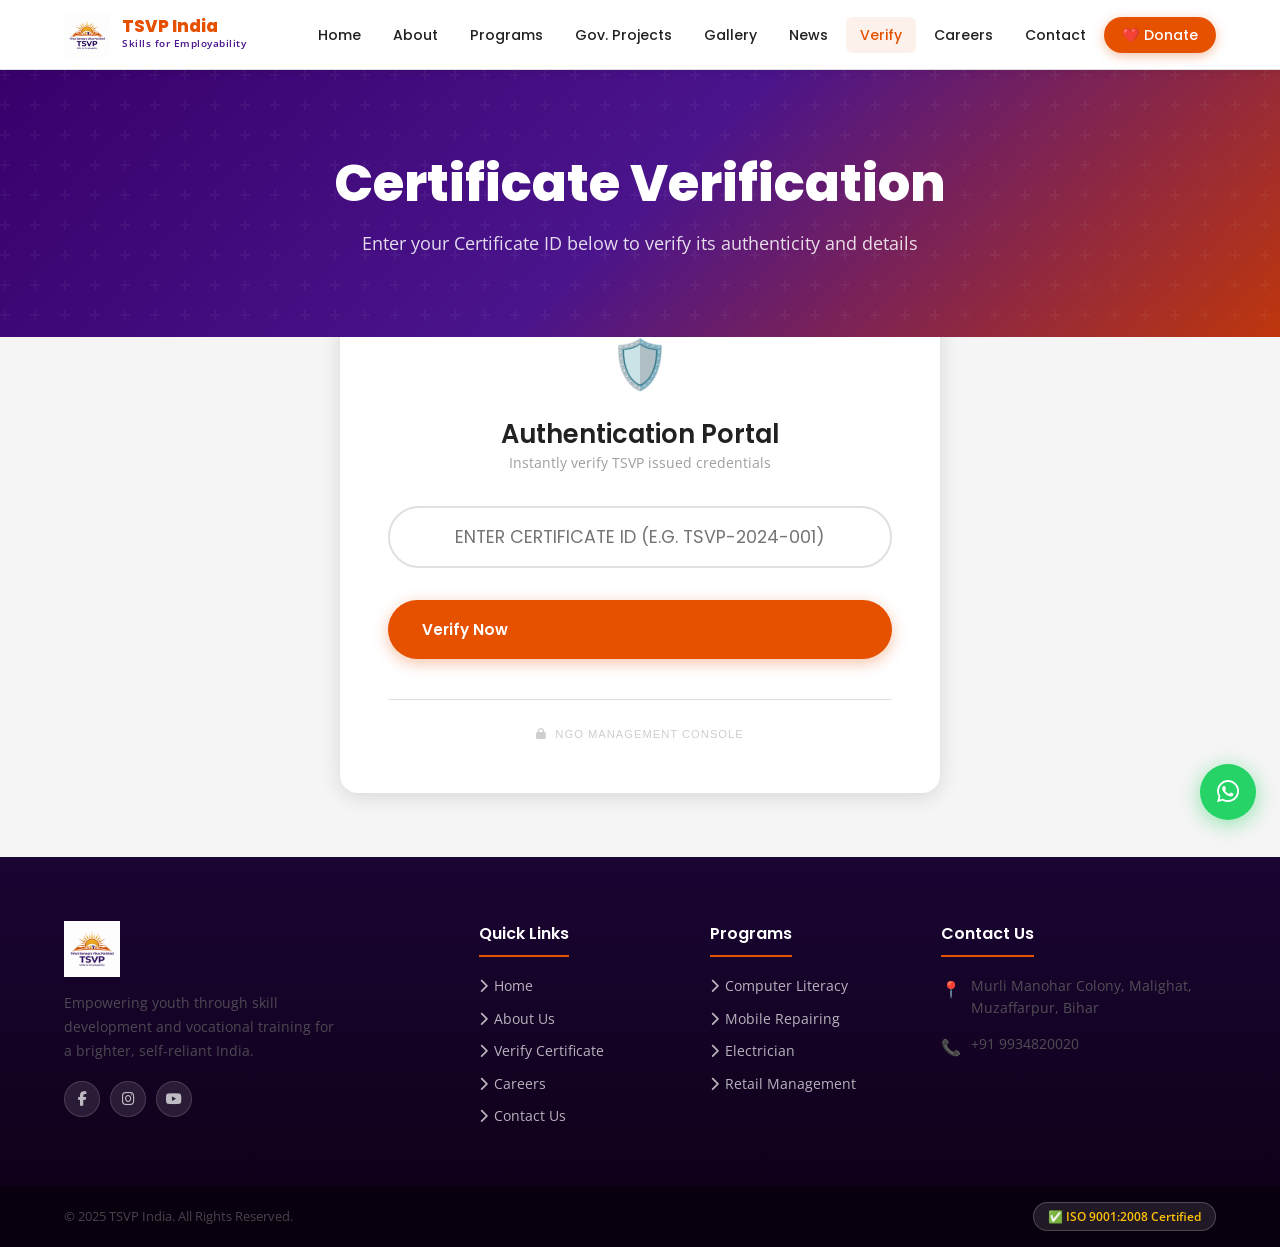
<file: verify.html>
<!DOCTYPE html>
<html lang="en">

<head>
    <meta charset="UTF-8" />
    <meta name="viewport" content="width=device-width, initial-scale=1.0" />
    <title>Verify Certificate — TSVP India | Tirhut Samagra Vikas Parishad</title>
    <meta name="description"
        content="Verify the authenticity of vocational training certificates issued by Tirhut Samagra Vikas Parishad (TSVP) India." />
    <link rel="stylesheet" href="css/style.css?v=3" />
    <link rel="stylesheet" href="https://cdnjs.cloudflare.com/ajax/libs/font-awesome/6.5.0/css/all.min.css" />
    <style>
        .verify-card {
            background: var(--white);
            border-radius: var(--radius-lg);
            padding: 48px;
            box-shadow: var(--shadow);
            max-width: 600px;
            margin: -60px auto 64px;
            position: relative;
            z-index: 10;
            text-align: center;
        }

        .verify-input-group {
            margin: 32px 0;
            position: relative;
        }

        .verify-input-group input {
            width: 100%;
            padding: 16px 24px;
            border: 2px solid var(--border);
            border-radius: 50px;
            font-size: 1.1rem;
            outline: none;
            transition: var(--transition);
            text-align: center;
            font-family: 'Poppins', sans-serif;
            text-transform: uppercase;
        }

        .verify-input-group input:focus {
            border-color: var(--primary);
            box-shadow: 0 0 0 4px rgba(74, 20, 140, 0.1);
        }

        .verify-result {
            display: none;
            margin-top: 32px;
            padding-top: 32px;
            border-top: 1px dashed var(--border);
            text-align: left;
            animation: fadeIn 0.4s ease-out;
        }

        .result-header {
            display: flex;
            align-items: center;
            gap: 12px;
            margin-bottom: 20px;
            color: #2e7d32;
        }

        .result-header.invalid {
            color: #c62828;
        }

        .result-details {
            display: grid;
            grid-template-columns: 1fr 1fr;
            gap: 16px;
        }

        .detail-item label {
            display: block;
            font-size: 0.75rem;
            color: var(--text-muted);
            text-transform: uppercase;
            letter-spacing: 0.5px;
            margin-bottom: 4px;
        }

        .detail-item p {
            font-weight: 600;
            font-size: 0.95rem;
            color: var(--secondary-dark);
        }

        @keyframes fadeIn {
            from {
                opacity: 0;
                transform: translateY(10px);
            }

            to {
                opacity: 1;
                transform: translateY(0);
            }
        }

        /* Admin Modal Styles */
        #adminModal {
            display: none;
            position: fixed;
            top: 0;
            left: 0;
            width: 100%;
            height: 100%;
            background: rgba(0, 0, 0, 0.85);
            backdrop-filter: blur(5px);
            z-index: 9999;
            overflow-y: auto;
            /* Enable scrolling for the whole modal */
            padding: 40px 20px;
            display: none;
            /* Reset display for flex context below */
            align-items: flex-start;
            /* Start from top instead of center to prevent top-cut */
            justify-content: center;
        }

        /* Flex utilities for modal */
        #adminModal.active {
            display: flex;
        }


        .admin-card {
            background: white;
            width: 100%;
            max-width: 500px;
            padding: 40px;
            border-radius: var(--radius-lg);
            position: relative;
            box-shadow: 0 20px 40px rgba(0, 0, 0, 0.3);
            animation: fadeIn 0.3s ease-out;
        }

        .admin-form-group {
            margin-bottom: 20px;
        }

        .admin-form-group label {
            display: block;
            font-size: 0.75rem;
            font-weight: 700;
            margin-bottom: 6px;
            color: var(--secondary-dark);
            text-transform: uppercase;
        }

        .admin-form-group input {
            width: 100%;
            padding: 12px 16px;
            border: 1px solid var(--border);
            border-radius: 8px;
            font-family: inherit;
        }

        .manage-list {
            margin-top: 24px;
            max-height: 200px;
            overflow-y: auto;
            border: 1px solid var(--border);
            border-radius: 8px;
            background: #fafafa;
        }

        .manage-item {
            display: flex;
            justify-content: space-between;
            align-items: center;
            padding: 12px 16px;
            border-bottom: 1px solid var(--border);
        }

        .manage-item:last-child {
            border-bottom: none;
        }

        .manage-item-info span {
            display: block;
            font-size: 0.7rem;
            color: var(--text-muted);
        }

        .delete-btn {
            background: #ffebee;
            color: #c62828;
            border: none;
            padding: 6px 10px;
            border-radius: 4px;
            font-size: 0.75rem;
            cursor: pointer;
            transition: var(--transition);
        }

        .delete-btn:hover {
            background: #c62828;
            color: white;
        }


        @media (max-width: 768px) {
            .verify-card {
                padding: 32px 20px;
                margin-top: -40px;
            }

            .result-details {
                grid-template-columns: 1fr;
            }
        }
    </style>
</head>

<body>

    <!-- NAVBAR -->
    <nav class="navbar">
        <div class="container">
            <a href="index.html" class="navbar-brand">
                <img src="images/logo.png" alt="TSVP Logo" />
                <div class="navbar-brand-text">
                    <span class="brand-name">TSVP India</span>
                    <span class="brand-tagline">Skills for Employability</span>
                </div>
            </a>
            <ul class="navbar-nav">
                <li><a href="index.html">Home</a></li>
                <li><a href="about.html">About</a></li>
                <li><a href="programs.html">Programs</a></li>
                <li><a href="projects.html">Gov. Projects</a></li>
                <li><a href="gallery.html">Gallery</a></li>
                <li><a href="news.html">News</a></li>
                <li><a href="verify.html" class="active">Verify</a></li>
                <li><a href="careers.html">Careers</a></li>
                <li><a href="contact.html">Contact</a></li>
                <li><a href="donate.html" class="navbar-donate-btn">❤️ Donate</a></li>
            </ul>
            <button class="hamburger" aria-label="Toggle menu"><span></span><span></span><span></span></button>
        </div>
    </nav>
    <nav class="mobile-nav">
        <a href="index.html">🏠 Home</a>
        <a href="about.html">📋 About</a>
        <a href="programs.html">📚 Programs</a>
        <a href="projects.html">🏛️ Gov. Projects</a>
        <a href="gallery.html">🖼️ Gallery</a>
        <a href="news.html">📰 News</a>
        <a href="verify.html" class="active">✅ Verify Certificate</a>
        <a href="careers.html">💼 Careers</a>
        <a href="contact.html">📞 Contact</a>
        <a href="donate.html">❤️ Donate Now</a>
    </nav>

    <div class="page-offset"></div>

    <section class="page-hero">
        <div class="page-hero-content container">
            <h1>Certificate Verification</h1>
            <p>Enter your Certificate ID below to verify its authenticity and details</p>
        </div>
    </section>

    <div class="container" style="position: relative;">
        <div class="verify-card">
            <div class="verify-icon-top" style="font-size: 3rem; margin-bottom: 16px;">🛡️</div>
            <h3>Authentication Portal</h3>
            <p style="color: var(--text-muted); font-size: 0.9rem;">Instantly verify TSVP issued credentials</p>

            <form id="verifyForm">
                <div class="verify-input-group">
                    <input type="text" id="certId" placeholder="ENTER CERTIFICATE ID (e.g. TSVP-2024-001)" required
                        autocomplete="off">
                </div>
                <button type="submit" class="btn btn-primary" style="width: 100%; padding: 16px;">
                    <i class="fas fa-search-shield" style="margin-right: 8px;"></i> Verify Now
                </button>
            </form>

            <!-- Loading State -->
            <div id="loading" style="display: none; margin-top: 24px;">
                <i class="fas fa-spinner fa-spin" style="color: var(--primary); font-size: 1.5rem;"></i>
                <p style="margin-top: 8px; font-size: 0.85rem;">Searching database...</p>
            </div>

            <!-- Result Section -->
            <div id="result" class="verify-result">
                <!-- Success -->
                <div id="resultSuccess" style="display: none;">
                    <div class="result-header">
                        <i class="fas fa-check-circle" style="font-size: 1.4rem;"></i>
                        <strong>Valid Certificate Identified</strong>
                    </div>
                    <div class="result-details">
                        <div class="detail-item">
                            <label>Student Name</label>
                            <p id="resName">-</p>
                        </div>
                        <div class="detail-item">
                            <label>Course / Trade</label>
                            <p id="resCourse">-</p>
                        </div>
                        <div class="detail-item">
                            <label>Issue Date</label>
                            <p id="resDate">-</p>
                        </div>
                        <div class="detail-item">
                            <label>Status</label>
                            <p id="resStatus" style="color: #2e7d32; font-weight: 700;">ACTIVE / VERIFIED</p>
                        </div>
                    </div>
                </div>

                <!-- Error -->
                <div id="resultError" style="display: none; text-align: center; padding: 16px;">
                    <div class="result-header invalid" style="justify-content: center;">
                        <i class="fas fa-exclamation-triangle" style="font-size: 1.4rem;"></i>
                        <strong>Invalid Certificate ID</strong>
                    </div>
                    <p style="font-size: 0.88rem; color: var(--text-muted); margin-top: 8px;">
                        The ID you entered was not found in our records. Please contact support if you believe this is
                        an error.
                    </p>
                </div>
            </div>

            <!-- Subtle Admin Trigger -->
            <div style="margin-top: 40px; border-top: 1px solid var(--border); padding-top: 20px;">
                <button id="adminBtn"
                    style="background:transparent;border:none;color:var(--text-muted);font-size:0.7rem;cursor:pointer;opacity:0.5;letter-spacing:1px;text-transform:uppercase;">
                    <i class="fas fa-lock" style="margin-right:4px;"></i> NGO Management Console
                </button>
            </div>
        </div>

        <!-- Admin Modal -->
        <div id="adminModal">
            <div class="admin-card">
                <button id="closeAdmin"
                    style="position:absolute; top:20px; right:20px; background:none; border:none; font-size:1.5rem; cursor:pointer; color:var(--text-muted);">&times;</button>
                <h3 style="margin-bottom:8px;">NGO Management</h3>
                <p style="font-size:0.85rem; color:var(--text-muted); margin-bottom:24px;">Securely issue or remove
                    certificates. Admin Key required.</p>

                <!-- Admin Key Field -->
                <div class="admin-form-group">
                    <label>Admin Access Key</label>
                    <input type="password" id="adminKey" placeholder="Enter Secure Key" required>
                </div>

                <div style="border-top:1px solid var(--border); padding-top:20px;">
                    <h5 style="font-size:0.85rem; margin-bottom:16px; text-transform:uppercase;">Issue Certificate</h5>
                    <form id="issueForm">
                        <div class="admin-form-group">
                            <label>Certificate ID</label>
                            <input type="text" id="newId" placeholder="e.g. TSVP-2024-003" required
                                style="text-transform:uppercase;">
                        </div>
                        <div class="admin-form-group">
                            <label>Student Name</label>
                            <input type="text" id="newName" placeholder="Full Name" required>
                        </div>
                        <div class="admin-form-group">
                            <label>Course / trade</label>
                            <input type="text" id="newCourse" placeholder="e.g. Electrician" required>
                        </div>
                        <div class="admin-form-group">
                            <label>Completion Date</label>
                            <input type="text" id="newDate" placeholder="e.g. April 2024" required>
                        </div>
                        <button type="submit" class="btn btn-primary" style="width:100%; padding:14px;">Verify &
                            Issue</button>
                    </form>
                </div>

                <!-- Manage Records -->
                <div style="margin-top:32px; border-top:1px solid var(--border); padding-top:20px;">
                    <h5 style="font-size:0.85rem; margin-bottom:12px; text-transform:uppercase;">Manage Records</h5>
                    <div id="manageList" class="manage-list">
                        <!-- Items rendered by JS -->
                    </div>

                    <button type="button" id="exportBtn" class="btn btn-outline"
                        style="width:100%; margin-top:20px; font-size:0.85rem;">
                        <i class="fas fa-file-export" style="margin-right:8px;"></i> Export Data for GitHub
                    </button>
                </div>

                <div id="exportArea"
                    style="display:none; margin-top:20px; padding-top:20px; border-top:1px solid var(--border);">
                    <p style="font-size:0.75rem; margin-bottom:10px; font-weight:600;">Copy this to update the website:
                    </p>
                    <textarea id="jsonOutput" readonly
                        style="width:100%; height:120px; font-family:monospace; font-size:0.7rem; padding:10px; background:#f8f9fa; border:1px solid var(--border); border-radius:8px;"></textarea>
                </div>
            </div>
        </div>
    </div>

    <!-- footer... -->
    <footer class="footer">
        <div class="container">
            <div class="footer-grid">
                <div class="footer-brand">
                    <img src="images/logo.png" alt="TSVP Logo" />
                    <p>Empowering youth through skill development and vocational training for a brighter, self-reliant
                        India.</p>
                    <div class="footer-social">
                        <a href="https://www.facebook.com/tirhutsamagravikasparishad" target="_blank"
                            aria-label="Facebook"><i class="fab fa-facebook-f"></i></a>
                        <a href="https://www.instagram.com/tsvpindia" target="_blank" aria-label="Instagram"><i
                                class="fab fa-instagram"></i></a>
                        <a href="https://www.youtube.com/@tsvpindia" target="_blank" aria-label="YouTube"><i
                                class="fab fa-youtube"></i></a>
                    </div>
                </div>
                <div class="footer-col">
                    <h5>Quick Links</h5>
                    <ul>
                        <li><a href="index.html"><i class="fas fa-chevron-right"></i> Home</a></li>
                        <li><a href="about.html"><i class="fas fa-chevron-right"></i> About Us</a></li>
                        <li><a href="verify.html"><i class="fas fa-chevron-right"></i> Verify Certificate</a></li>
                        <li><a href="careers.html"><i class="fas fa-chevron-right"></i> Careers</a></li>
                        <li><a href="contact.html"><i class="fas fa-chevron-right"></i> Contact Us</a></li>
                    </ul>
                </div>
                <div class="footer-col">
                    <h5>Programs</h5>
                    <ul>
                        <li><a href="programs.html"><i class="fas fa-chevron-right"></i> Computer Literacy</a></li>
                        <li><a href="programs.html"><i class="fas fa-chevron-right"></i> Mobile Repairing</a></li>
                        <li><a href="programs.html"><i class="fas fa-chevron-right"></i> Electrician</a></li>
                        <li><a href="programs.html"><i class="fas fa-chevron-right"></i> Retail Management</a></li>
                    </ul>
                </div>
                <div class="footer-col">
                    <h5>Contact Us</h5>
                    <div class="footer-contact-item">
                        <span class="icon">📍</span>
                        <p>Murli Manohar Colony, Malighat, Muzaffarpur, Bihar</p>
                    </div>
                    <div class="footer-contact-item">
                        <span class="icon">📞</span>
                        <p>+91 9934820020</p>
                    </div>
                </div>
            </div>
        </div>
        <div class="footer-bottom">
            <div class="container" style="display:flex;justify-content:space-between;align-items:center;">
                <p>© 2025 TSVP India. All Rights Reserved.</p>
                <span class="iso-badge">✅ ISO 9001:2008 Certified</span>
            </div>
        </div>
    </footer>

    <!-- WhatsApp Floating Button -->
    <a href="https://wa.me/919934820020" class="whatsapp-btn" target="_blank" aria-label="WhatsApp"><i
            class="fab fa-whatsapp"></i></a>
    <button class="back-top-btn" aria-label="Back to top"><i class="fas fa-chevron-up"></i></button>

    <script src="js/main.js"></script>
    <script>
        // Secret Key
        const ADMIN_SECRET = 'TSVP1992TSVP';

        // Certificate Database
        let demoDb = {
            'TSVP-2024-001': { name: 'Rajesh Kumar', course: 'Computer Hardware & Networking', date: 'March 2024' },
            'TSVP-2024-002': { name: 'Priya Singh', course: 'Fashion Designing', date: 'February 2024' },
            'TSVP-2023-998': { name: 'Amit Verma', course: 'Solar Technician', date: 'December 2023' }
        };

        // Initialize Persistence & UI
        const initDB = () => {
            const saved = localStorage.getItem('tsvp_issued_certs');
            const deleted = localStorage.getItem('tsvp_deleted_certs');

            if (saved) {
                const localData = JSON.parse(saved);
                demoDb = { ...demoDb, ...localData };
            }

            if (deleted) {
                const deletedIds = JSON.parse(deleted);
                deletedIds.forEach(id => delete demoDb[id]);
            }
            renderManageList();
        };

        const renderManageList = () => {
            const list = document.getElementById('manageList');
            list.innerHTML = '';
            Object.keys(demoDb).sort().forEach(id => {
                const item = document.createElement('div');
                item.className = 'manage-item';
                item.innerHTML = `
                    <div class="manage-item-info">
                        <strong>${id}</strong>
                        <span>${demoDb[id].name}</span>
                    </div>
                    <button class="delete-btn" onclick="deleteRecord('${id}')">Delete</button>
                `;
                list.appendChild(item);
            });
        };

        const deleteRecord = (id) => {
            const key = document.getElementById('adminKey').value;
            if (key !== ADMIN_SECRET) {
                alert('Invalid Admin Access Key!');
                return;
            }

            if (confirm(`Are you sure you want to delete record ${id}?`)) {
                // Delete from current state
                delete demoDb[id];

                // Track total deletions for static exports
                const deleted = JSON.parse(localStorage.getItem('tsvp_deleted_certs') || '[]');
                if (!deleted.includes(id)) deleted.push(id);
                localStorage.setItem('tsvp_deleted_certs', JSON.stringify(deleted));

                // Remove from local "saved" explicitly too
                const saved = JSON.parse(localStorage.getItem('tsvp_issued_certs') || '{}');
                delete saved[id];
                localStorage.setItem('tsvp_issued_certs', JSON.stringify(saved));

                renderManageList();
                alert('Record deleted successfully.');
            }
        };

        initDB();

        const form = document.getElementById('verifyForm');
        const loading = document.getElementById('loading');
        const result = document.getElementById('result');
        const successDiv = document.getElementById('resultSuccess');
        const errorDiv = document.getElementById('resultError');

        form.addEventListener('submit', (e) => {
            e.preventDefault();
            const id = document.getElementById('certId').value.trim().toUpperCase();

            result.style.display = 'none';
            successDiv.style.display = 'none';
            errorDiv.style.display = 'none';
            loading.style.display = 'block';

            setTimeout(() => {
                loading.style.display = 'none';
                result.style.display = 'block';

                if (demoDb[id]) {
                    document.getElementById('resName').textContent = demoDb[id].name;
                    document.getElementById('resCourse').textContent = demoDb[id].course;
                    document.getElementById('resDate').textContent = demoDb[id].date;
                    successDiv.style.display = 'block';
                } else {
                    errorDiv.style.display = 'block';
                }
            }, 800);
        });

        // Admin Functionality
        const adminBtn = document.getElementById('adminBtn');
        const adminModal = document.getElementById('adminModal');
        const closeAdmin = document.getElementById('closeAdmin');
        const issueForm = document.getElementById('issueForm');
        const exportBtn = document.getElementById('exportBtn');
        const exportArea = document.getElementById('exportArea');
        const jsonOutput = document.getElementById('jsonOutput');

        adminBtn.addEventListener('click', () => adminModal.classList.add('active'));
        closeAdmin.addEventListener('click', () => adminModal.classList.remove('active'));
        window.addEventListener('click', (e) => {
            if (e.target === adminModal) adminModal.classList.remove('active');
        });


        issueForm.addEventListener('submit', (e) => {
            e.preventDefault();
            const key = document.getElementById('adminKey').value;

            if (key !== ADMIN_SECRET) {
                alert('Invalid Admin Access Key!');
                return;
            }

            const id = document.getElementById('newId').value.trim().toUpperCase();
            const newRecord = {
                name: document.getElementById('newName').value.trim(),
                course: document.getElementById('newCourse').value.trim(),
                date: document.getElementById('newDate').value.trim()
            };

            demoDb[id] = newRecord;

            const saved = JSON.parse(localStorage.getItem('tsvp_issued_certs') || '{}');
            saved[id] = newRecord;
            localStorage.setItem('tsvp_issued_certs', JSON.stringify(saved));

            // Remove from deleted list if it was there
            const deleted = JSON.parse(localStorage.getItem('tsvp_deleted_certs') || '[]');
            const idx = deleted.indexOf(id);
            if (idx > -1) {
                deleted.splice(idx, 1);
                localStorage.setItem('tsvp_deleted_certs', JSON.stringify(deleted));
            }

            alert('Successfully issued certificate: ' + id);
            renderManageList();
            issueForm.reset();
        });

        exportBtn.addEventListener('click', () => {
            exportArea.style.display = 'block';
            jsonOutput.value = `// Copy and replace the demoDb section in verify.html with this current state:
const demoDb = ${JSON.stringify(demoDb, null, 4)};`;
        });
    </script>
</body>

</html>
</file>
<file: css/style.css>
/* ============================================
   TSVP India — Shared Design System
   Tirhut Samagra Vikas Parishad
   ============================================ */

@import url('https://fonts.googleapis.com/css2?family=Poppins:wght@300;400;500;600;700;800&family=Open+Sans:wght@300;400;500;600&display=swap');

/* ---- CSS Variables ---- */
:root {
  --primary: #E65100;
  --primary-light: #FF8A50;
  --primary-dark: #BF360C;
  --secondary: #4A148C;
  --secondary-light: #7B1FA2;
  --secondary-dark: #38006b;
  --accent: #FFC107;
  --white: #FFFFFF;
  --bg: #F5F5F5;
  --bg-dark: #EEEEEE;
  --text: #212121;
  --text-light: #616161;
  --text-muted: #9E9E9E;
  --border: #E0E0E0;
  --success: #2E7D32;
  --shadow-sm: 0 2px 8px rgba(0, 0, 0, 0.08);
  --shadow: 0 4px 20px rgba(0, 0, 0, 0.12);
  --shadow-lg: 0 8px 40px rgba(0, 0, 0, 0.18);
  --radius: 10px;
  --radius-lg: 18px;
  --nav-height: 70px;
  --transition: all 0.3s ease;
}

/* ---- Reset & Base ---- */
*,
*::before,
*::after {
  box-sizing: border-box;
  margin: 0;
  padding: 0;
}

html {
  scroll-behavior: smooth;
  font-size: 16px;
}

body {
  font-family: 'Open Sans', sans-serif;
  color: var(--text);
  background: var(--bg);
  line-height: 1.6;
  overflow-x: hidden;
  width: 100%;
  position: relative;
}

img {
  max-width: 100%;
  display: block;
}

a {
  text-decoration: none;
  color: inherit;
}

ul {
  list-style: none;
}

button {
  cursor: pointer;
  border: none;
  outline: none;
}

/* ---- Typography ---- */
h1,
h2,
h3,
h4,
h5,
h6 {
  font-family: 'Poppins', sans-serif;
  line-height: 1.3;
  color: var(--text);
}

h1 {
  font-size: clamp(2rem, 5vw, 3.2rem);
  font-weight: 800;
}

@media (max-width: 768px) {
  h1 {
    font-size: 2.2rem;
  }

  h2 {
    font-size: 1.8rem;
  }

  h3 {
    font-size: 1.4rem;
  }
}

@media (max-width: 480px) {
  h1 {
    font-size: 1.8rem;
  }

  h2 {
    font-size: 1.5rem;
  }

  h3 {
    font-size: 1.25rem;
  }
}

h2 {
  font-size: clamp(1.6rem, 3.5vw, 2.4rem);
  font-weight: 700;
}

h3 {
  font-size: clamp(1.2rem, 2.5vw, 1.6rem);
  font-weight: 600;
}

h4 {
  font-size: 1.1rem;
  font-weight: 600;
}

p {
  font-size: 1rem;
  color: var(--text-light);
}

/* ---- Section Layout ---- */
.section {
  padding: 80px 0;
}

.section-alt {
  background: var(--white);
}

.container {
  width: 100%;
  max-width: 1200px;
  margin: 0 auto;
  padding: 0 24px;
  position: relative;
  overflow: hidden;
}

.section-header {
  text-align: center;
  margin-bottom: 56px;
}

.section-header h2 {
  margin-bottom: 12px;
}

.section-header p {
  max-width: 640px;
  margin: 0 auto;
  font-size: 1.05rem;
}

/* ---- Section Title Decorator ---- */
.title-line {
  width: 60px;
  height: 4px;
  background: linear-gradient(90deg, var(--primary), var(--accent));
  border-radius: 2px;
  margin: 14px auto 0;
}

/* ---- Buttons ---- */
.btn {
  display: inline-flex;
  align-items: center;
  gap: 8px;
  padding: 12px 30px;
  border-radius: 50px;
  font-family: 'Poppins', sans-serif;
  font-size: 0.95rem;
  font-weight: 600;
  transition: var(--transition);
  cursor: pointer;
  border: 2px solid transparent;
}

.btn-primary {
  background: var(--primary);
  color: var(--white);
  box-shadow: 0 4px 15px rgba(230, 81, 0, 0.35);
}

.btn-primary:hover {
  background: var(--primary-dark);
  transform: translateY(-2px);
  box-shadow: 0 6px 20px rgba(230, 81, 0, 0.4);
}

.btn-secondary {
  background: var(--secondary);
  color: var(--white);
  box-shadow: 0 4px 15px rgba(74, 20, 140, 0.3);
}

.btn-secondary:hover {
  background: var(--secondary-dark);
  transform: translateY(-2px);
}

.btn-outline {
  background: transparent;
  color: var(--primary);
  border-color: var(--primary);
}

.btn-outline:hover {
  background: var(--primary);
  color: var(--white);
}

.btn-outline-white {
  background: transparent;
  color: var(--white);
  border-color: var(--white);
}

.btn-outline-white:hover {
  background: var(--white);
  color: var(--primary);
}

.btn-white {
  background: var(--white);
  color: var(--primary);
}

.btn-white:hover {
  background: var(--bg);
  transform: translateY(-2px);
}

/* ---- Cards ---- */
.card {
  background: var(--white);
  border-radius: var(--radius-lg);
  box-shadow: var(--shadow-sm);
  transition: var(--transition);
  overflow: hidden;
}

.card:hover {
  transform: translateY(-6px);
  box-shadow: var(--shadow-lg);
}

/* ============================================
   NAVBAR
   ============================================ */
.navbar {
  position: fixed;
  top: 0;
  left: 0;
  right: 0;
  z-index: 1000;
  height: var(--nav-height);
  background: rgba(255, 255, 255, 0.98);
  backdrop-filter: blur(10px);
  border-bottom: 1px solid var(--border);
  box-shadow: var(--shadow-sm);
  transition: var(--transition);
}

.navbar.scrolled {
  box-shadow: var(--shadow);
}

.navbar .container {
  display: flex;
  align-items: center;
  justify-content: space-between;
  height: 100%;
}

.navbar-brand {
  display: flex;
  align-items: center;
  gap: 12px;
}

.navbar-brand img {
  height: 46px;
  width: auto;
}

.navbar-brand-text {
  display: flex;
  flex-direction: column;
}

.navbar-brand-text .brand-name {
  font-family: 'Poppins', sans-serif;
  font-weight: 800;
  font-size: 1.05rem;
  color: var(--primary);
  line-height: 1.1;
}

.navbar-brand-text .brand-tagline {
  font-size: 0.65rem;
  color: var(--secondary);
  font-weight: 600;
  letter-spacing: 0.5px;
}

.navbar-nav {
  display: flex;
  align-items: center;
  gap: 4px;
}

.navbar-nav a {
  padding: 8px 14px;
  border-radius: 6px;
  font-family: 'Poppins', sans-serif;
  font-size: 0.88rem;
  font-weight: 500;
  color: var(--text);
  transition: var(--transition);
  white-space: nowrap;
}

.navbar-nav a:hover,
.navbar-nav a.active {
  color: var(--primary);
  background: rgba(230, 81, 0, 0.08);
}

.navbar-donate-btn {
  background: var(--primary) !important;
  color: var(--white) !important;
  border-radius: 50px !important;
  padding: 8px 18px !important;
  box-shadow: 0 3px 12px rgba(230, 81, 0, 0.35);
}

.navbar-donate-btn:hover {
  background: var(--primary-dark) !important;
  transform: translateY(-1px);
}

.hamburger {
  display: none;
  flex-direction: column;
  gap: 5px;
  background: none;
  border: none;
  cursor: pointer;
  padding: 4px;
}

.hamburger span {
  display: block;
  width: 26px;
  height: 2.5px;
  background: var(--text);
  border-radius: 3px;
  transition: var(--transition);
}

.hamburger.open span:nth-child(1) {
  transform: translateY(7.5px) rotate(45deg);
}

.hamburger.open span:nth-child(2) {
  opacity: 0;
}

.hamburger.open span:nth-child(3) {
  transform: translateY(-7.5px) rotate(-45deg);
}

/* Mobile nav */
.mobile-nav {
  display: none;
  position: fixed;
  top: var(--nav-height);
  left: 0;
  right: 0;
  background: var(--white);
  border-bottom: 3px solid var(--primary);
  box-shadow: var(--shadow-lg);
  z-index: 999;
  padding: 16px 0;
  animation: slideDown 0.25s ease;
}

@keyframes slideDown {
  from {
    transform: translateY(-8px);
    opacity: 0;
  }

  to {
    transform: translateY(0);
    opacity: 1;
  }
}

.mobile-nav.open {
  display: block;
}

.mobile-nav a {
  display: block;
  padding: 12px 24px;
  font-family: 'Poppins', sans-serif;
  font-size: 0.95rem;
  font-weight: 500;
  color: var(--text);
  border-bottom: 1px solid var(--bg-dark);
  transition: var(--transition);
}

.mobile-nav a:hover,
.mobile-nav a.active {
  color: var(--primary);
  background: var(--bg);
}

/* Offset for fixed nav */
.page-offset {
  padding-top: var(--nav-height);
}

/* ============================================
   HERO
   ============================================ */
.hero {
  position: relative;
  min-height: 90vh;
  display: flex;
  align-items: center;
  overflow: hidden;
  background: linear-gradient(135deg, var(--secondary-dark) 0%, var(--secondary) 40%, var(--primary-dark) 100%);
}

.hero-slider {
  position: absolute;
  inset: 0;
  z-index: 0;
}

.hero-slide {
  position: absolute;
  inset: 0;
  background-size: cover;
  background-position: center;
  opacity: 0;
  transition: opacity 1.2s ease;
}

.hero-slide.active {
  opacity: 1;
}

.hero-overlay {
  position: absolute;
  inset: 0;
  background: linear-gradient(135deg, rgba(74, 20, 140, 0.82) 0%, rgba(230, 81, 0, 0.65) 100%);
  z-index: 1;
}

.hero-content {
  position: relative;
  z-index: 2;
  padding: 60px 0;
}

.hero-eyebrow {
  display: inline-flex;
  align-items: center;
  gap: 8px;
  background: rgba(255, 255, 255, 0.18);
  border: 1px solid rgba(255, 255, 255, 0.3);
  backdrop-filter: blur(8px);
  color: var(--white);
  font-size: 0.85rem;
  font-weight: 600;
  padding: 6px 16px;
  border-radius: 50px;
  margin-bottom: 20px;
  letter-spacing: 0.5px;
}

.hero-content h1 {
  color: var(--white);
  margin-bottom: 8px;
  text-shadow: 0 2px 10px rgba(0, 0, 0, 0.3);
}

.hero-tagline {
  font-size: clamp(1.1rem, 2.5vw, 1.5rem);
  color: var(--accent);
  font-family: 'Poppins', sans-serif;
  font-weight: 600;
  margin-bottom: 16px;
}

.hero-content p {
  color: rgba(255, 255, 255, 0.9);
  font-size: 1.05rem;
  max-width: 580px;
  margin-bottom: 36px;
}

.hero-btns {
  display: flex;
  gap: 16px;
  flex-wrap: wrap;
}

.hero-indicators {
  position: absolute;
  bottom: 30px;
  left: 50%;
  transform: translateX(-50%);
  display: flex;
  gap: 10px;
  z-index: 3;
}

.hero-indicators span {
  width: 10px;
  height: 10px;
  border-radius: 50%;
  background: rgba(255, 255, 255, 0.4);
  cursor: pointer;
  transition: var(--transition);
}

.hero-indicators span.active {
  background: var(--white);
  transform: scale(1.3);
}

/* ============================================
   STATS BAR
   ============================================ */
.stats-bar {
  background: linear-gradient(135deg, var(--primary) 0%, var(--primary-dark) 100%);
  padding: 32px 0;
}

.stats-grid {
  display: grid;
  grid-template-columns: repeat(5, 1fr);
  gap: 24px;
  text-align: center;
}

.stat-item {
  color: var(--white);
}

.stat-num {
  font-family: 'Poppins', sans-serif;
  font-size: clamp(1.8rem, 4vw, 2.8rem);
  font-weight: 800;
  display: block;
  line-height: 1;
  text-shadow: 0 2px 8px rgba(0, 0, 0, 0.2);
}

.stat-label {
  font-size: 0.82rem;
  opacity: 0.9;
  margin-top: 4px;
  font-weight: 500;
  letter-spacing: 0.3px;
}

/* ============================================
   ABOUT INTRO
   ============================================ */
.about-intro-grid {
  display: grid;
  grid-template-columns: 1fr 1fr;
  gap: 60px;
  align-items: center;
}

.about-intro-img {
  border-radius: var(--radius-lg);
  overflow: hidden;
  box-shadow: var(--shadow-lg);
  position: relative;
}

.about-intro-img img {
  width: 100%;
  height: 400px;
  object-fit: cover;
}

.about-intro-badge {
  position: absolute;
  bottom: 20px;
  left: 20px;
  background: var(--white);
  border-radius: var(--radius);
  padding: 12px 16px;
  box-shadow: var(--shadow);
  display: flex;
  align-items: center;
  gap: 10px;
}

.about-intro-badge .badge-icon {
  font-size: 2rem;
}

.about-intro-badge .badge-text strong {
  display: block;
  font-family: 'Poppins', sans-serif;
  font-size: 1.1rem;
  color: var(--primary);
}

.about-intro-badge .badge-text span {
  font-size: 0.78rem;
  color: var(--text-muted);
}

.about-intro-content h2 {
  margin-bottom: 16px;
}

.about-intro-content p {
  margin-bottom: 16px;
}

.about-intro-highlights {
  display: flex;
  flex-wrap: wrap;
  gap: 10px;
  margin: 24px 0;
}

.highlight-tag {
  background: rgba(230, 81, 0, 0.08);
  color: var(--primary);
  border: 1px solid rgba(230, 81, 0, 0.2);
  padding: 6px 14px;
  border-radius: 50px;
  font-size: 0.85rem;
  font-weight: 500;
}

/* ============================================
   PROGRAMS CARDS
   ============================================ */
.programs-grid {
  display: grid;
  grid-template-columns: repeat(3, 1fr);
  gap: 28px;
}

.program-card {
  background: var(--white);
  border-radius: var(--radius-lg);
  padding: 32px 28px;
  box-shadow: var(--shadow-sm);
  transition: var(--transition);
  border-bottom: 4px solid transparent;
  text-align: center;
}

.program-card:hover {
  transform: translateY(-6px);
  box-shadow: var(--shadow-lg);
  border-bottom-color: var(--primary);
}

.program-card .card-icon {
  width: 70px;
  height: 70px;
  border-radius: 50%;
  background: linear-gradient(135deg, rgba(230, 81, 0, 0.1), rgba(74, 20, 140, 0.08));
  display: flex;
  align-items: center;
  justify-content: center;
  font-size: 2rem;
  margin: 0 auto 20px;
  transition: var(--transition);
}

.program-card:hover .card-icon {
  background: linear-gradient(135deg, var(--primary), var(--secondary));
}

.program-card h4 {
  margin-bottom: 10px;
}

.program-card p {
  font-size: 0.9rem;
}

.program-card .duration-tag {
  display: inline-block;
  margin-top: 14px;
  background: var(--bg);
  color: var(--text-muted);
  font-size: 0.78rem;
  font-weight: 600;
  padding: 4px 12px;
  border-radius: 50px;
}

/* ============================================
   PARTNERS STRIP
   ============================================ */
.partners-section {
  background: var(--white);
  padding: 48px 0;
  border-top: 1px solid var(--border);
}

.partners-strip {
  display: flex;
  flex-wrap: wrap;
  align-items: center;
  justify-content: center;
  gap: 32px;
}

.partner-logo {
  display: flex;
  align-items: center;
  gap: 8px;
  background: var(--bg);
  border-radius: var(--radius);
  padding: 12px 22px;
  font-weight: 700;
  font-size: 0.85rem;
  color: var(--text-light);
  border: 1px solid var(--border);
  transition: var(--transition);
}

.partner-logo:hover {
  background: var(--primary);
  color: var(--white);
  border-color: var(--primary);
  transform: scale(1.05);
}

/* ============================================
   GALLERY PREVIEW
   ============================================ */
.gallery-grid {
  display: grid;
  grid-template-columns: repeat(3, 1fr);
  grid-template-rows: repeat(2, 220px);
  gap: 14px;
}

.gallery-item {
  border-radius: var(--radius);
  overflow: hidden;
  position: relative;
  cursor: pointer;
}

.gallery-item img {
  width: 100%;
  height: 100%;
  object-fit: cover;
  transition: transform 0.4s ease;
}

.gallery-item:hover img {
  transform: scale(1.08);
}

.gallery-item .gallery-overlay {
  position: absolute;
  inset: 0;
  background: linear-gradient(rgba(0, 0, 0, 0), rgba(74, 20, 140, 0.7));
  opacity: 0;
  transition: var(--transition);
  display: flex;
  align-items: flex-end;
  padding: 14px;
}

.gallery-item:hover .gallery-overlay {
  opacity: 1;
}

.gallery-item .gallery-overlay span {
  color: var(--white);
  font-weight: 600;
  font-size: 0.9rem;
}

/* ============================================
   NEWS CARDS
   ============================================ */
.news-grid {
  display: grid;
  grid-template-columns: repeat(3, 1fr);
  gap: 28px;
}

.news-card {
  border-radius: var(--radius-lg);
  overflow: hidden;
  background: var(--white);
  box-shadow: var(--shadow-sm);
  transition: var(--transition);
}

.news-card:hover {
  transform: translateY(-5px);
  box-shadow: var(--shadow);
}

.news-card-img {
  height: 180px;
  overflow: hidden;
}

.news-card-img img {
  width: 100%;
  height: 100%;
  object-fit: cover;
  transition: transform 0.4s;
}

.news-card:hover .news-card-img img {
  transform: scale(1.06);
}

.news-card-body {
  padding: 22px;
}

.news-date {
  font-size: 0.78rem;
  color: var(--primary);
  font-weight: 600;
  text-transform: uppercase;
  letter-spacing: 0.5px;
  margin-bottom: 8px;
}

.news-card-body h4 {
  margin-bottom: 8px;
}

.news-card-body p {
  font-size: 0.88rem;
}

.news-tag {
  display: inline-block;
  background: rgba(74, 20, 140, 0.08);
  color: var(--secondary);
  font-size: 0.72rem;
  font-weight: 700;
  padding: 3px 10px;
  border-radius: 50px;
  text-transform: uppercase;
  letter-spacing: 0.5px;
  margin-bottom: 8px;
}

/* ============================================
   DONATION CTA BANNER
   ============================================ */
.donate-banner {
  background: linear-gradient(135deg, var(--secondary) 0%, var(--primary) 100%);
  padding: 72px 0;
  text-align: center;
  position: relative;
  overflow: hidden;
}

.donate-banner::before {
  content: '';
  position: absolute;
  top: -50%;
  left: -25%;
  width: 150%;
  height: 200%;
  background: radial-gradient(circle, rgba(255, 193, 7, 0.15) 0%, transparent 60%);
}

.donate-banner h2,
.donate-banner p {
  color: var(--white);
}

.donate-banner p {
  font-size: 1.1rem;
  margin: 12px 0 32px;
  opacity: 0.92;
}

.donate-banner .btn-group {
  display: flex;
  gap: 16px;
  justify-content: center;
  flex-wrap: wrap;
}

/* ============================================
   TESTIMONIALS
   ============================================ */
.testimonials-grid {
  display: grid;
  grid-template-columns: repeat(3, 1fr);
  gap: 28px;
}

.testimonial-card {
  background: var(--white);
  border-radius: var(--radius-lg);
  padding: 32px;
  box-shadow: var(--shadow-sm);
  position: relative;
  transition: var(--transition);
}

.testimonial-card:hover {
  transform: translateY(-5px);
  box-shadow: var(--shadow);
}

.testimonial-quote {
  font-size: 2rem;
  color: var(--primary);
  line-height: 1;
  margin-bottom: 14px;
}

.testimonial-card p {
  font-style: italic;
  font-size: 0.95rem;
  margin-bottom: 20px;
}

.testimonial-author {
  display: flex;
  align-items: center;
  gap: 12px;
}

.author-avatar {
  width: 46px;
  height: 46px;
  border-radius: 50%;
  background: linear-gradient(135deg, var(--primary), var(--secondary));
  display: flex;
  align-items: center;
  justify-content: center;
  color: var(--white);
  font-family: 'Poppins', sans-serif;
  font-weight: 700;
  font-size: 1rem;
}

.author-info strong {
  display: block;
  font-size: 0.92rem;
  font-family: 'Poppins', sans-serif;
}

.author-info span {
  font-size: 0.78rem;
  color: var(--text-muted);
}

/* ============================================
   FOOTER
   ============================================ */
.footer {
  background: linear-gradient(180deg, #1a0533 0%, #0d0015 100%);
  color: rgba(255, 255, 255, 0.8);
  padding: 64px 0 0;
}

.footer-grid {
  display: grid;
  grid-template-columns: 2fr 1fr 1fr 1.5fr;
  gap: 48px;
  margin-bottom: 48px;
}

.footer-brand img {
  height: 56px;
  width: auto;
  margin-bottom: 14px;
}

.footer-brand p {
  font-size: 0.88rem;
  opacity: 0.75;
  max-width: 280px;
  line-height: 1.7;
}

.footer-social {
  display: flex;
  gap: 10px;
  margin-top: 18px;
}

.footer-social a {
  width: 36px;
  height: 36px;
  border-radius: 50%;
  background: rgba(255, 255, 255, 0.1);
  border: 1px solid rgba(255, 255, 255, 0.15);
  display: flex;
  align-items: center;
  justify-content: center;
  color: rgba(255, 255, 255, 0.7);
  font-size: 0.9rem;
  transition: var(--transition);
}

.footer-social a:hover {
  background: var(--primary);
  border-color: var(--primary);
  color: var(--white);
  transform: translateY(-2px);
}

.footer-col h5 {
  color: var(--white);
  font-family: 'Poppins', sans-serif;
  font-size: 1rem;
  font-weight: 600;
  margin-bottom: 18px;
  padding-bottom: 10px;
  border-bottom: 2px solid var(--primary);
  display: inline-block;
}

.footer-col ul li {
  margin-bottom: 10px;
}

.footer-col ul li a {
  color: rgba(255, 255, 255, 0.7);
  font-size: 0.88rem;
  transition: var(--transition);
  display: flex;
  align-items: center;
  gap: 6px;
}

.footer-col ul li a:hover {
  color: var(--accent);
  padding-left: 4px;
}

.footer-contact-item {
  display: flex;
  gap: 10px;
  margin-bottom: 14px;
}

.footer-contact-item .icon {
  font-size: 1rem;
  color: var(--accent);
  margin-top: 2px;
  flex-shrink: 0;
}

.footer-contact-item p {
  font-size: 0.85rem;
  opacity: 0.8;
}

.footer-reg {
  background: rgba(0, 0, 0, 0.3);
  border-top: 1px solid rgba(255, 255, 255, 0.08);
  padding: 20px 0;
  margin-top: 0;
}

.footer-reg-grid {
  display: flex;
  flex-wrap: wrap;
  gap: 20px 40px;
  margin-bottom: 16px;
}

.footer-reg-item {
  font-size: 0.78rem;
  opacity: 0.65;
}

.footer-reg-item strong {
  color: rgba(255, 255, 255, 0.85);
}

.footer-bottom {
  background: rgba(0, 0, 0, 0.4);
  padding: 16px 0;
  display: flex;
  align-items: center;
  justify-content: space-between;
  flex-wrap: wrap;
  gap: 10px;
}

.footer-bottom p {
  font-size: 0.82rem;
  opacity: 0.7;
}

.iso-badge {
  background: rgba(255, 255, 255, 0.1);
  border: 1px solid rgba(255, 255, 255, 0.2);
  padding: 4px 14px;
  border-radius: 50px;
  font-size: 0.75rem;
  font-weight: 600;
  color: var(--accent);
}

/* ============================================
   FLOATING BUTTONS
   ============================================ */
.whatsapp-btn {
  position: fixed;
  bottom: 80px;
  right: 24px;
  z-index: 900;
  width: 56px;
  height: 56px;
  border-radius: 50%;
  background: #25D366;
  color: var(--white);
  display: flex;
  align-items: center;
  justify-content: center;
  box-shadow: 0 4px 20px rgba(37, 211, 102, 0.5);
  font-size: 1.6rem;
  transition: var(--transition);
  animation: pulse-green 2s infinite;
}

.whatsapp-btn:hover {
  transform: scale(1.1);
  box-shadow: 0 6px 24px rgba(37, 211, 102, 0.6);
}

@keyframes pulse-green {

  0%,
  100% {
    box-shadow: 0 4px 20px rgba(37, 211, 102, 0.5);
  }

  50% {
    box-shadow: 0 4px 30px rgba(37, 211, 102, 0.8), 0 0 0 8px rgba(37, 211, 102, 0.1);
  }
}

.back-top-btn {
  position: fixed;
  bottom: 24px;
  right: 24px;
  z-index: 900;
  width: 46px;
  height: 46px;
  border-radius: 50%;
  background: var(--primary);
  color: var(--white);
  display: flex;
  align-items: center;
  justify-content: center;
  box-shadow: var(--shadow);
  font-size: 1.1rem;
  opacity: 0;
  transform: translateY(16px);
  transition: var(--transition);
  pointer-events: none;
}

.back-top-btn.visible {
  opacity: 1;
  transform: translateY(0);
  pointer-events: all;
}

.back-top-btn:hover {
  background: var(--primary-dark);
  transform: translateY(-2px);
}

/* ============================================
   PAGE HERO (inner pages)
   ============================================ */
.page-hero {
  background: linear-gradient(135deg, var(--secondary-dark) 0%, var(--secondary) 50%, var(--primary-dark) 100%);
  padding: 80px 0 60px;
  text-align: center;
  position: relative;
  overflow: hidden;
}

.page-hero::before {
  content: '';
  position: absolute;
  inset: 0;
  background: url("data:image/svg+xml,%3Csvg width='60' height='60' viewBox='0 0 60 60' xmlns='http://www.w3.org/2000/svg'%3E%3Cg fill='none' fill-rule='evenodd'%3E%3Cg fill='%23ffffff' fill-opacity='0.04'%3E%3Cpath d='M36 34v-4h-2v4h-4v2h4v4h2v-4h4v-2h-4zm0-30V0h-2v4h-4v2h4v4h2V6h4V4h-4zM6 34v-4H4v4H0v2h4v4h2v-4h4v-2H6zM6 4V0H4v4H0v2h4v4h2V6h4V4H6z'/%3E%3C/g%3E%3C/g%3E%3C/svg%3E");
}

.page-hero-content {
  position: relative;
  z-index: 1;
}

.page-hero h1 {
  color: var(--white);
  margin-bottom: 12px;
}

.page-hero p {
  color: rgba(255, 255, 255, 0.85);
  font-size: 1.1rem;
  max-width: 580px;
  margin: 0 auto 20px;
}

.breadcrumb {
  display: flex;
  align-items: center;
  justify-content: center;
  gap: 8px;
}

.breadcrumb a,
.breadcrumb span {
  font-size: 0.85rem;
  color: rgba(255, 255, 255, 0.75);
}

.breadcrumb a:hover {
  color: var(--accent);
}

.breadcrumb .sep {
  color: rgba(255, 255, 255, 0.4);
}

.breadcrumb .current {
  color: var(--accent);
  font-weight: 600;
}

/* ============================================
   LIGHTBOX
   ============================================ */
.lightbox {
  position: fixed;
  inset: 0;
  z-index: 9999;
  background: rgba(0, 0, 0, 0.92);
  display: none;
  align-items: center;
  justify-content: center;
}

.lightbox.open {
  display: flex;
}

.lightbox-img {
  max-width: 90vw;
  max-height: 86vh;
  border-radius: 8px;
  object-fit: contain;
}

.lightbox-close {
  position: absolute;
  top: 20px;
  right: 24px;
  width: 40px;
  height: 40px;
  border-radius: 50%;
  background: rgba(255, 255, 255, 0.15);
  color: var(--white);
  font-size: 1.5rem;
  display: flex;
  align-items: center;
  justify-content: center;
  cursor: pointer;
  transition: var(--transition);
}

.lightbox-close:hover {
  background: var(--primary);
}

.lightbox-caption {
  position: absolute;
  bottom: 24px;
  left: 50%;
  transform: translateX(-50%);
  color: rgba(255, 255, 255, 0.8);
  font-size: 0.9rem;
  text-align: center;
}

/* ============================================
   GALLERY FILTER
   ============================================ */
.gallery-filters {
  display: flex;
  flex-wrap: wrap;
  gap: 10px;
  justify-content: center;
  margin-bottom: 40px;
}

.filter-btn {
  padding: 8px 22px;
  border-radius: 50px;
  font-size: 0.88rem;
  font-weight: 600;
  border: 2px solid var(--border);
  background: var(--white);
  color: var(--text-light);
  transition: var(--transition);
  cursor: pointer;
}

.filter-btn:hover,
.filter-btn.active {
  background: var(--primary);
  color: var(--white);
  border-color: var(--primary);
}

.gallery-full-grid {
  display: grid;
  grid-template-columns: repeat(4, 1fr);
  gap: 16px;
}

.gallery-full-grid .gallery-item {
  height: 200px;
}

.gallery-item.hidden {
  display: none;
}

/* ============================================
   PROGRAMS FULL PAGE
   ============================================ */
.programs-full-grid {
  display: grid;
  grid-template-columns: repeat(3, 1fr);
  gap: 24px;
}

.course-card {
  background: var(--white);
  border-radius: var(--radius-lg);
  padding: 28px;
  box-shadow: var(--shadow-sm);
  transition: var(--transition);
  border-left: 4px solid transparent;
  position: relative;
}

.course-card:hover {
  transform: translateY(-4px);
  box-shadow: var(--shadow);
  border-left-color: var(--primary);
}

.course-card .course-icon {
  font-size: 2rem;
  margin-bottom: 14px;
}

.course-card h4 {
  margin-bottom: 8px;
}

.course-card .course-meta {
  display: flex;
  gap: 12px;
  flex-wrap: wrap;
  margin: 12px 0;
}

.course-meta-tag {
  display: flex;
  align-items: center;
  gap: 4px;
  font-size: 0.76rem;
  color: var(--text-muted);
}

.course-skills {
  display: flex;
  flex-wrap: wrap;
  gap: 6px;
  margin-top: 14px;
}

.skill-tag {
  background: var(--bg);
  color: var(--text-light);
  font-size: 0.72rem;
  font-weight: 600;
  padding: 3px 10px;
  border-radius: 50px;
}

/* ============================================
   GOVERNMENT PROJECTS
   ============================================ */
.projects-grid {
  display: grid;
  grid-template-columns: repeat(2, 1fr);
  gap: 24px;
}

.project-card {
  background: var(--white);
  border-radius: var(--radius-lg);
  padding: 28px;
  box-shadow: var(--shadow-sm);
  transition: var(--transition);
  display: flex;
  gap: 20px;
  align-items: flex-start;
}

.project-card:hover {
  transform: translateY(-4px);
  box-shadow: var(--shadow);
}

.project-card .proj-icon {
  width: 56px;
  height: 56px;
  border-radius: 12px;
  flex-shrink: 0;
  background: linear-gradient(135deg, var(--primary), var(--secondary));
  display: flex;
  align-items: center;
  justify-content: center;
  font-size: 1.5rem;
  color: var(--white);
}

.project-card h4 {
  margin-bottom: 6px;
}

.project-card p {
  font-size: 0.88rem;
}

.project-states {
  display: flex;
  flex-wrap: wrap;
  gap: 6px;
  margin-top: 10px;
}

.state-tag {
  background: rgba(74, 20, 140, 0.08);
  color: var(--secondary);
  font-size: 0.72rem;
  font-weight: 600;
  padding: 3px 10px;
  border-radius: 50px;
}

/* ============================================
   DONATE PAGE
   ============================================ */
.donate-grid {
  display: grid;
  grid-template-columns: 1.2fr 0.8fr;
  gap: 48px;
  align-items: start;
}

.donate-amounts {
  display: grid;
  grid-template-columns: repeat(2, 1fr);
  gap: 12px;
  margin: 24px 0;
}

.amount-btn {
  background: var(--white);
  border: 2px solid var(--border);
  border-radius: var(--radius);
  padding: 18px;
  text-align: center;
  cursor: pointer;
  transition: var(--transition);
  font-family: 'Poppins', sans-serif;
}

.amount-btn:hover,
.amount-btn.selected {
  border-color: var(--primary);
  background: rgba(230, 81, 0, 0.05);
}

.amount-btn .amount {
  font-size: 1.4rem;
  font-weight: 700;
  color: var(--primary);
  display: block;
}

.amount-btn .impact {
  font-size: 0.75rem;
  color: var(--text-muted);
}

.custom-amount input {
  width: 100%;
  padding: 14px 20px;
  border: 2px solid var(--border);
  border-radius: var(--radius);
  font-size: 1rem;
  font-family: 'Open Sans', sans-serif;
  transition: var(--transition);
  outline: none;
}

.custom-amount input:focus {
  border-color: var(--primary);
}

.bank-info {
  background: var(--bg);
  border-radius: var(--radius);
  padding: 24px;
  margin: 20px 0;
}

.bank-row {
  display: flex;
  justify-content: space-between;
  padding: 8px 0;
  border-bottom: 1px solid var(--border);
  font-size: 0.9rem;
}

.bank-row:last-child {
  border-bottom: none;
}

.bank-row strong {
  color: var(--text);
  font-weight: 600;
}

.tax-benefits {
  background: linear-gradient(135deg, rgba(230, 81, 0, 0.06), rgba(74, 20, 140, 0.06));
  border-radius: var(--radius-lg);
  padding: 28px;
  border: 1px solid rgba(230, 81, 0, 0.15);
}

.tax-item {
  display: flex;
  gap: 12px;
  margin-bottom: 16px;
  align-items: flex-start;
}

.tax-item .tax-icon {
  font-size: 1.5rem;
  flex-shrink: 0;
}

/* ============================================
   CONTACT PAGE
   ============================================ */
.contact-grid {
  display: grid;
  grid-template-columns: 1fr 1.2fr;
  gap: 48px;
}

.contact-form {
  background: var(--white);
  border-radius: var(--radius-lg);
  padding: 40px;
  box-shadow: var(--shadow-sm);
}

.form-group {
  margin-bottom: 20px;
}

.form-group label {
  display: block;
  font-weight: 600;
  font-size: 0.9rem;
  margin-bottom: 6px;
  font-family: 'Poppins', sans-serif;
}

.form-group input,
.form-group select,
.form-group textarea {
  width: 100%;
  padding: 12px 16px;
  border: 2px solid var(--border);
  border-radius: var(--radius);
  font-size: 0.95rem;
  font-family: 'Open Sans', sans-serif;
  transition: var(--transition);
  outline: none;
  background: var(--bg);
}

.form-group input:focus,
.form-group select:focus,
.form-group textarea:focus {
  border-color: var(--primary);
  background: var(--white);
}

.form-grid {
  display: grid;
  grid-template-columns: 1fr 1fr;
  gap: 16px;
}

.contact-info-card {
  background: var(--white);
  border-radius: var(--radius-lg);
  padding: 28px;
  box-shadow: var(--shadow-sm);
  margin-bottom: 20px;
}

.contact-info-item {
  display: flex;
  gap: 16px;
  margin-bottom: 20px;
  align-items: flex-start;
}

.contact-info-icon {
  width: 46px;
  height: 46px;
  border-radius: 12px;
  flex-shrink: 0;
  background: linear-gradient(135deg, rgba(230, 81, 0, 0.12), rgba(74, 20, 140, 0.08));
  display: flex;
  align-items: center;
  justify-content: center;
  font-size: 1.2rem;
}

.map-embed {
  border-radius: var(--radius-lg);
  overflow: hidden;
  box-shadow: var(--shadow-sm);
}

.map-embed iframe {
  display: block;
  width: 100%;
  border: 0;
}

/* ============================================
   ABOUT PAGE SPECIFIC
   ============================================ */
.vmg-grid {
  display: grid;
  grid-template-columns: repeat(3, 1fr);
  gap: 28px;
}

.vmg-card {
  background: var(--white);
  border-radius: var(--radius-lg);
  padding: 32px;
  box-shadow: var(--shadow-sm);
  text-align: center;
  transition: var(--transition);
  border-top: 4px solid transparent;
}

.vmg-card:hover {
  transform: translateY(-5px);
  box-shadow: var(--shadow);
}

.vmg-card:nth-child(1) {
  border-top-color: var(--primary);
}

.vmg-card:nth-child(2) {
  border-top-color: var(--secondary);
}

.vmg-card:nth-child(3) {
  border-top-color: var(--accent);
}

.vmg-icon {
  font-size: 2.5rem;
  margin-bottom: 16px;
}

.approach-steps {
  display: grid;
  grid-template-columns: repeat(4, 1fr);
  gap: 24px;
  position: relative;
}

.approach-steps::before {
  content: '';
  position: absolute;
  top: 50px;
  left: 12.5%;
  right: 12.5%;
  height: 3px;
  background: linear-gradient(90deg, var(--primary), var(--secondary));
  z-index: 0;
}

.approach-step {
  text-align: center;
  position: relative;
  z-index: 1;
}

.step-circle {
  width: 100px;
  height: 100px;
  border-radius: 50%;
  margin: 0 auto 20px;
  background: linear-gradient(135deg, var(--primary), var(--secondary));
  display: flex;
  align-items: center;
  justify-content: center;
  font-size: 2rem;
  color: var(--white);
  box-shadow: var(--shadow);
}

.step-number {
  position: absolute;
  top: -6px;
  right: calc(50% - 54px);
  width: 22px;
  height: 22px;
  border-radius: 50%;
  background: var(--accent);
  color: var(--text);
  font-size: 0.72rem;
  font-weight: 700;
  display: flex;
  align-items: center;
  justify-content: center;
}

.board-table {
  width: 100%;
  border-collapse: collapse;
  background: var(--white);
  border-radius: var(--radius-lg);
  overflow: hidden;
  box-shadow: var(--shadow-sm);
}

.board-table th {
  background: linear-gradient(135deg, var(--secondary), var(--primary));
  color: var(--white);
  padding: 14px 20px;
  font-family: 'Poppins', sans-serif;
  font-size: 0.88rem;
  text-align: left;
}

.board-table td {
  padding: 13px 20px;
  border-bottom: 1px solid var(--border);
  font-size: 0.9rem;
}

.board-table tr:last-child td {
  border-bottom: none;
}

/* ============================================
   RESPONSIVE — TABLET
   ============================================ */
@media (max-width: 1024px) {
  .stats-grid {
    grid-template-columns: repeat(3, 1fr);
    gap: 16px;
  }

  .programs-grid {
    grid-template-columns: repeat(2, 1fr);
  }

  .footer-grid {
    grid-template-columns: 1fr 1fr;
    gap: 32px;
  }

  .gallery-full-grid {
    grid-template-columns: repeat(3, 1fr);
  }

  .approach-steps {
    grid-template-columns: repeat(2, 1fr);
  }

  .approach-steps::before {
    display: none;
  }

  .donate-grid {
    grid-template-columns: 1fr;
  }

  .contact-grid {
    grid-template-columns: 1fr;
  }
}

@media (max-width: 768px) {
  :root {
    --nav-height: 62px;
  }

  .section {
    padding: 56px 0;
  }

  .navbar-nav {
    display: none;
  }

  .hamburger {
    display: flex;
  }

  .stats-grid {
    grid-template-columns: repeat(2, 1fr);
    gap: 20px 10px;
  }

  .about-intro-grid {
    grid-template-columns: 1fr;
  }

  .programs-grid {
    grid-template-columns: 1fr;
  }

  .gallery-grid {
    grid-template-columns: repeat(2, 1fr);
    grid-template-rows: auto;
  }

  .news-grid {
    grid-template-columns: 1fr;
  }

  .testimonials-grid {
    grid-template-columns: 1fr;
  }

  .vmg-grid {
    grid-template-columns: 1fr;
  }

  .programs-full-grid {
    grid-template-columns: repeat(2, 1fr);
  }

  .projects-grid {
    grid-template-columns: 1fr;
  }

  .gallery-full-grid {
    grid-template-columns: repeat(2, 1fr);
  }

  .form-grid {
    grid-template-columns: 1fr;
  }

  .footer-grid {
    grid-template-columns: 1fr;
  }

  .footer-bottom {
    flex-direction: column;
    text-align: center;
  }

  .donate-amounts {
    grid-template-columns: repeat(2, 1fr);
  }

  .board-table {
    font-size: 0.82rem;
  }

  .back-top-btn {
    bottom: 20px !important;
    z-index: 1100 !important;
  }

  .whatsapp-btn {
    bottom: 90px !important;
    z-index: 1100 !important;
  }
}

@media (max-width: 480px) {
  .programs-full-grid {
    grid-template-columns: 1fr;
  }

  .gallery-full-grid {
    grid-template-columns: repeat(2, 1fr);
  }

  .gallery-full-grid .gallery-item {
    height: 140px;
  }

  .donate-amounts {
    grid-template-columns: 1fr;
  }

  .hero-btns {
    flex-direction: column;
  }

  .approach-steps {
    grid-template-columns: 1fr;
  }
}

/* Final Override for Floating Buttons (Mobile/Tablet) */
@media (max-width: 768px) {
  body .whatsapp-btn {
    bottom: 30px !important;
    left: 24px !important;
    right: auto !important;
    z-index: 1200 !important;
  }

  body .back-top-btn {
    bottom: 30px !important;
    right: 24px !important;
    z-index: 1200 !important;
  }
}
</file>
